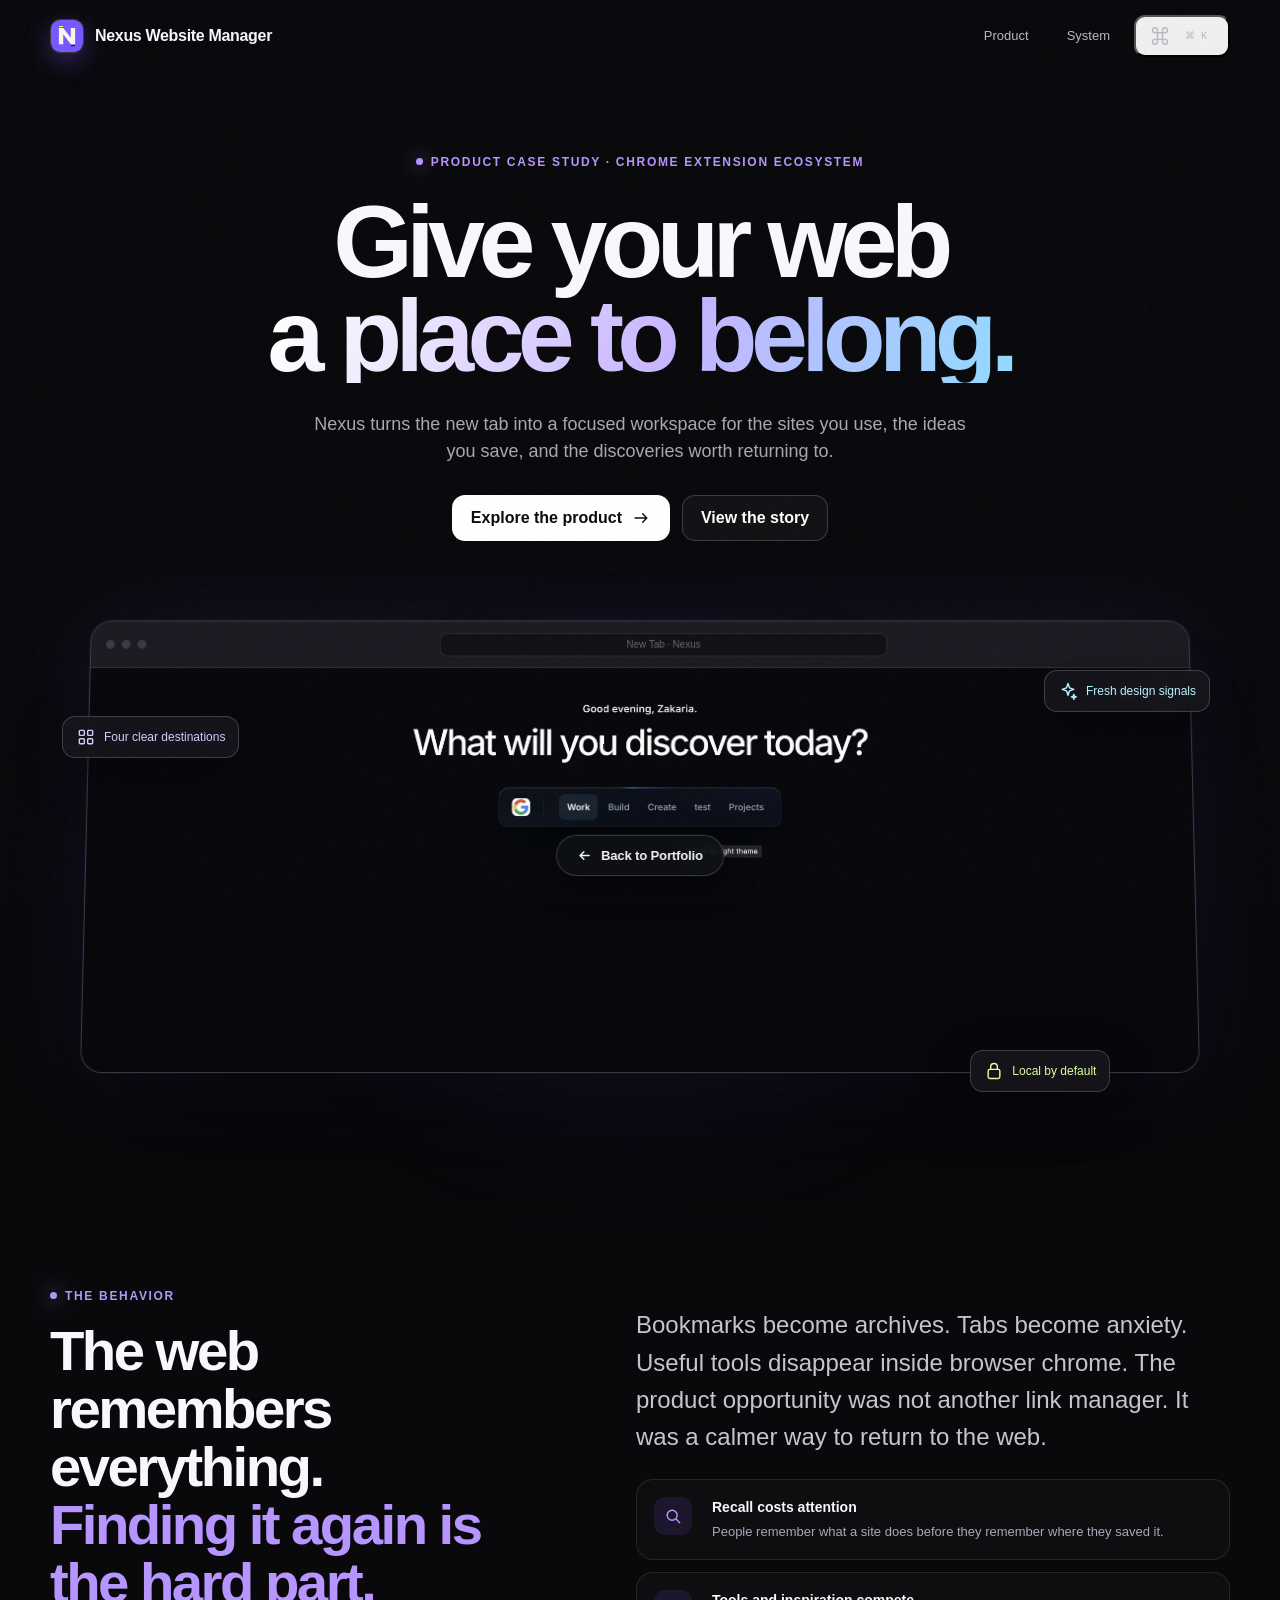
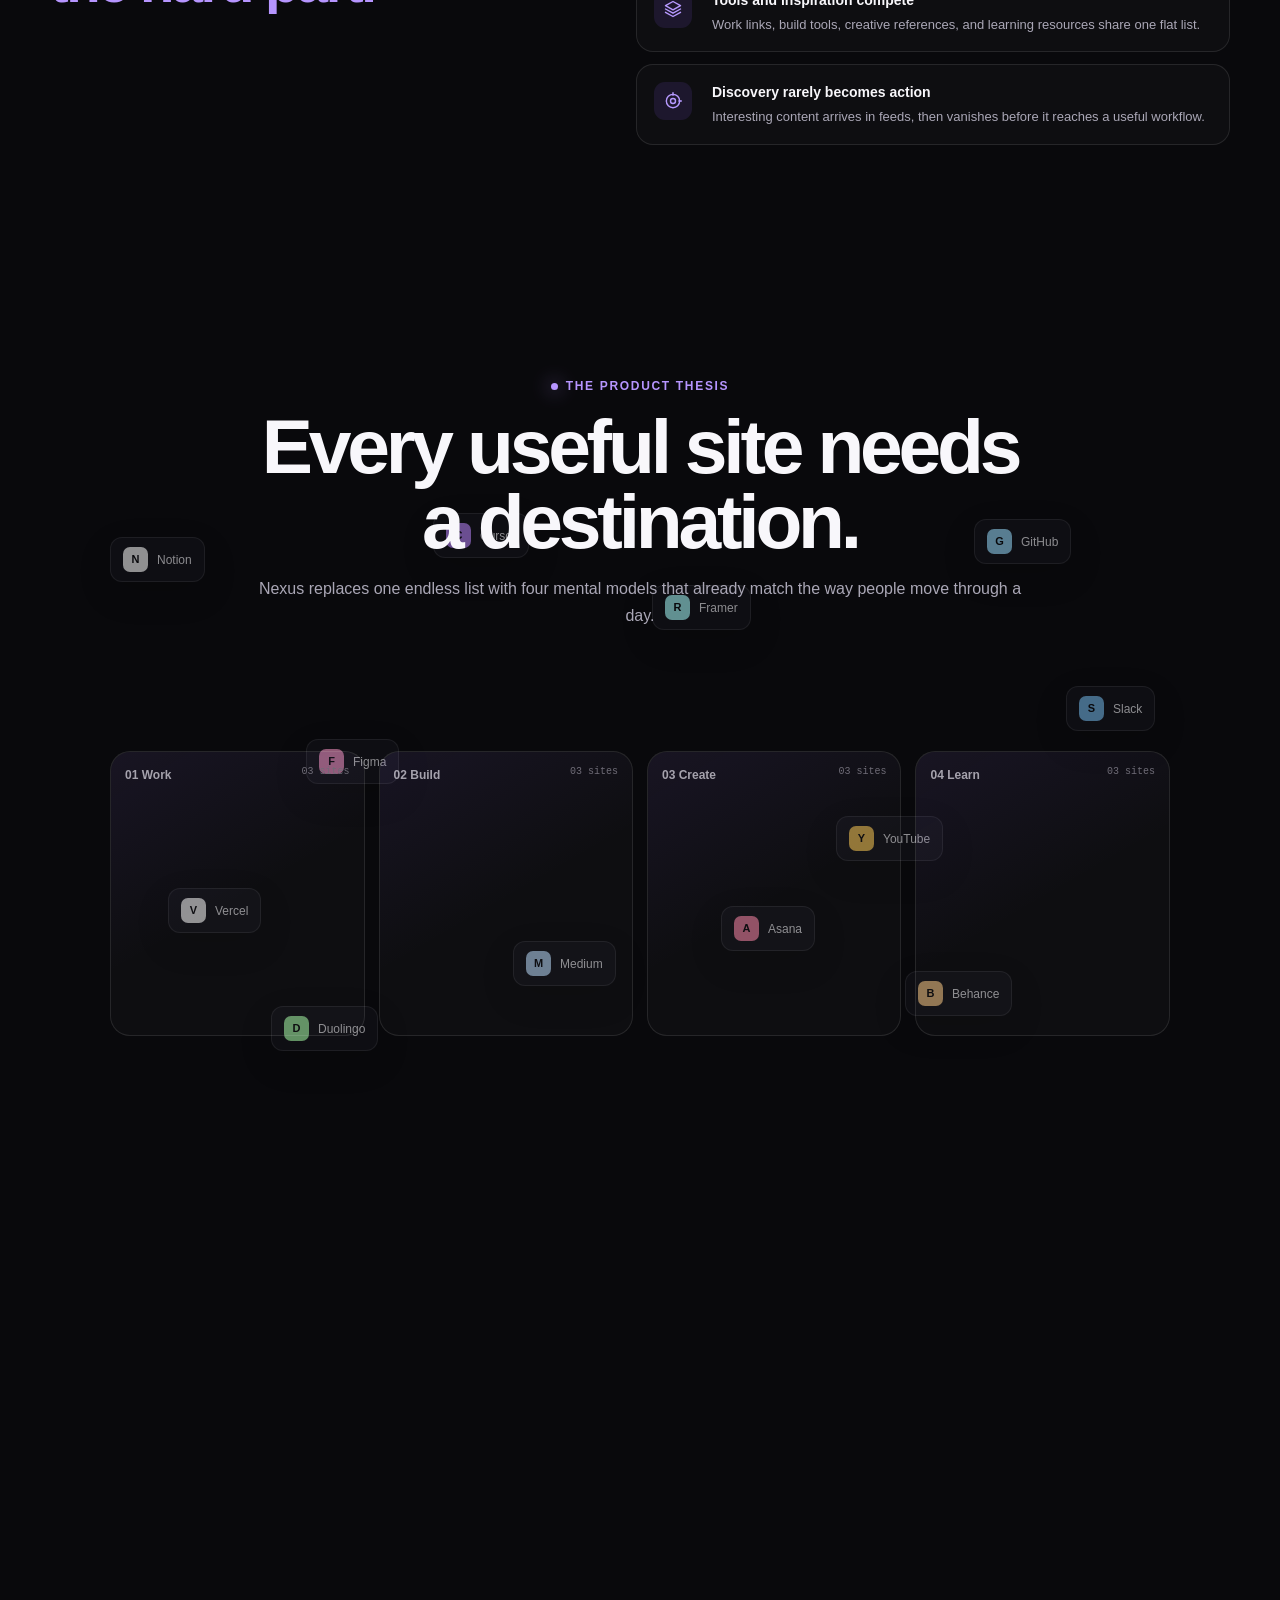
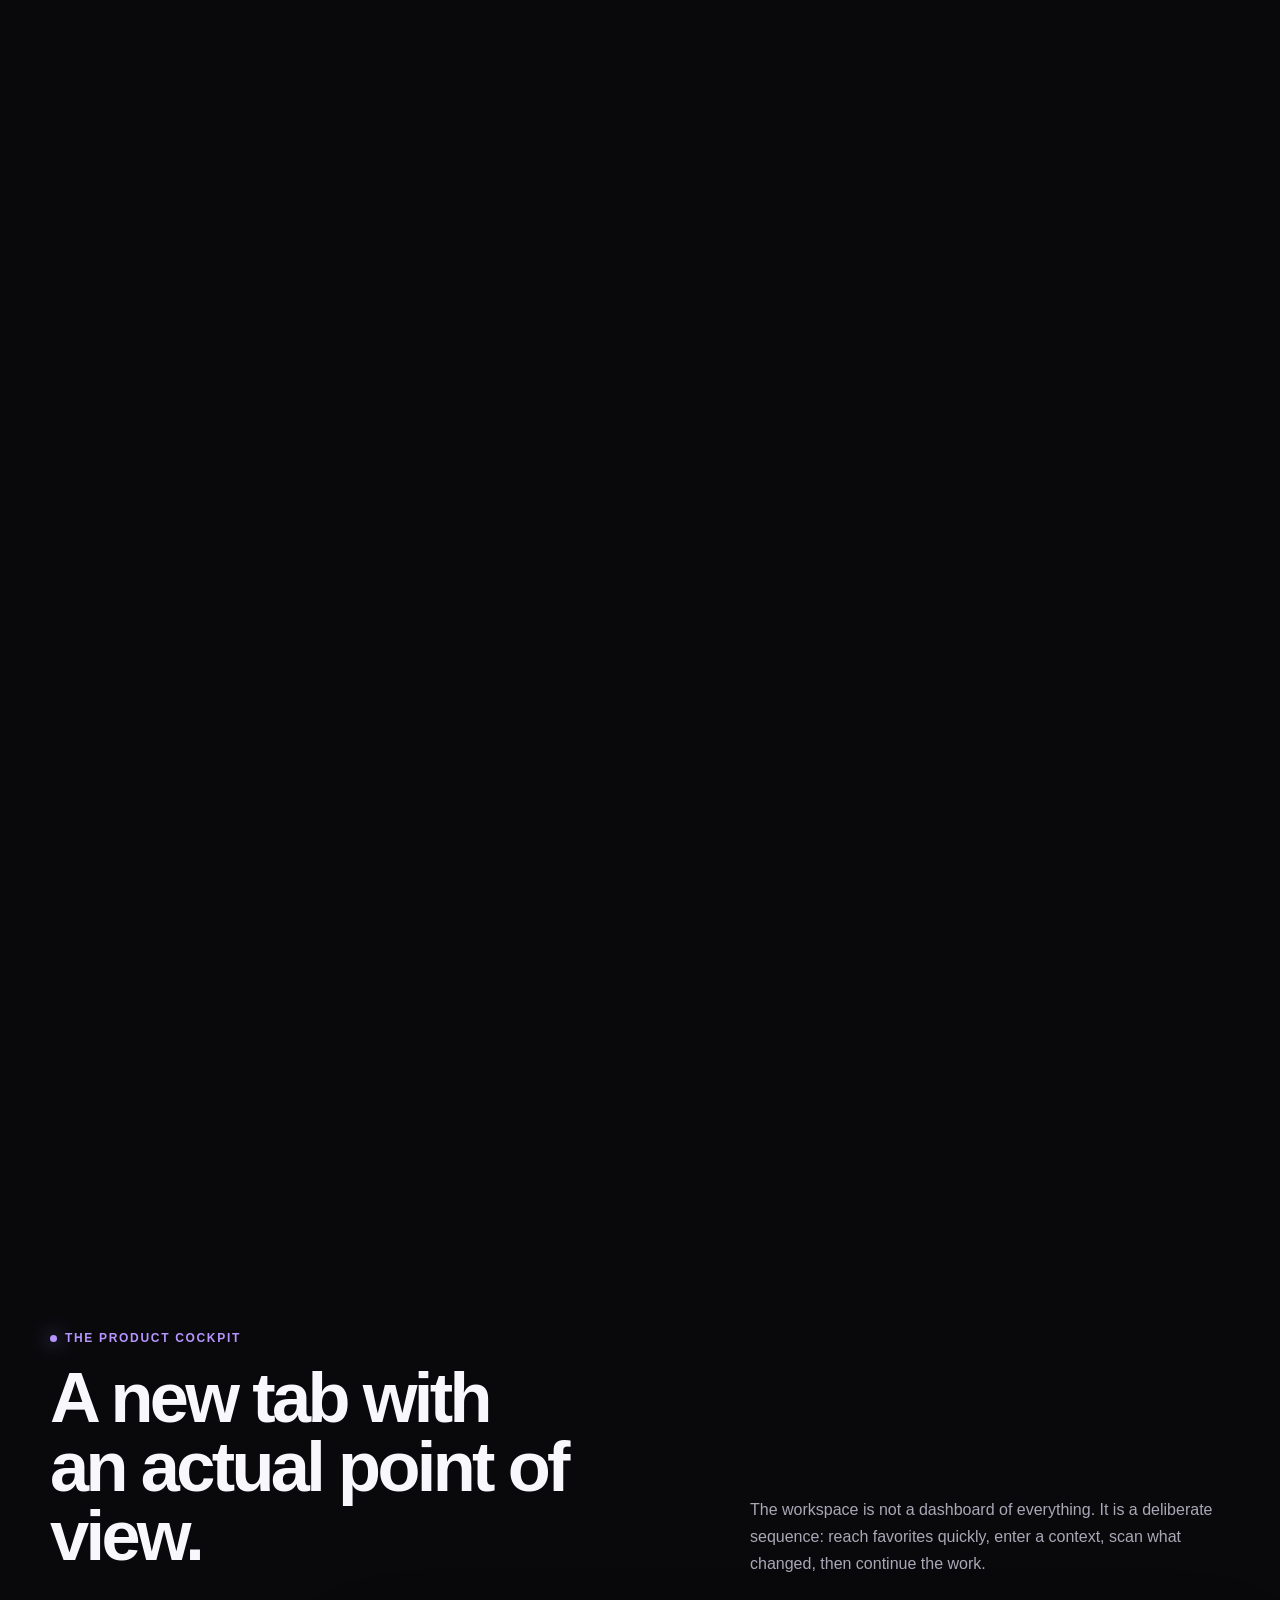
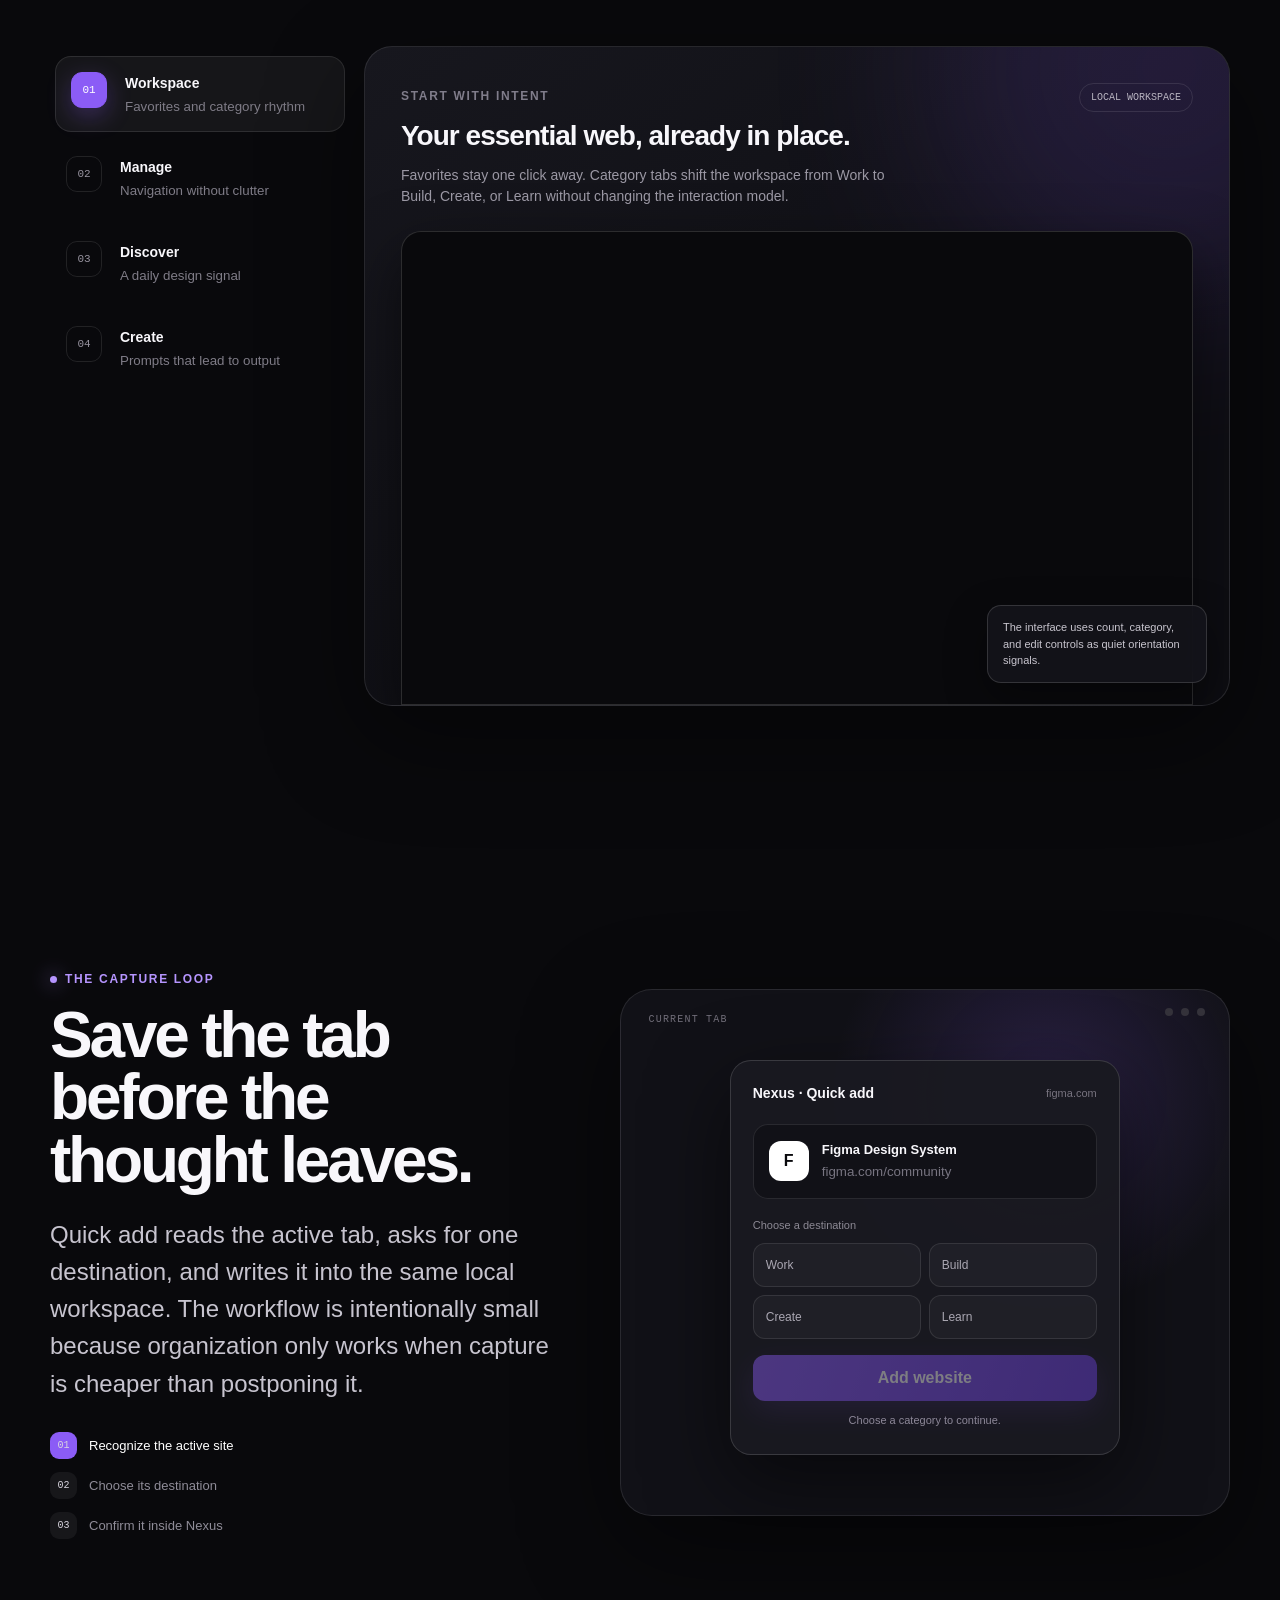
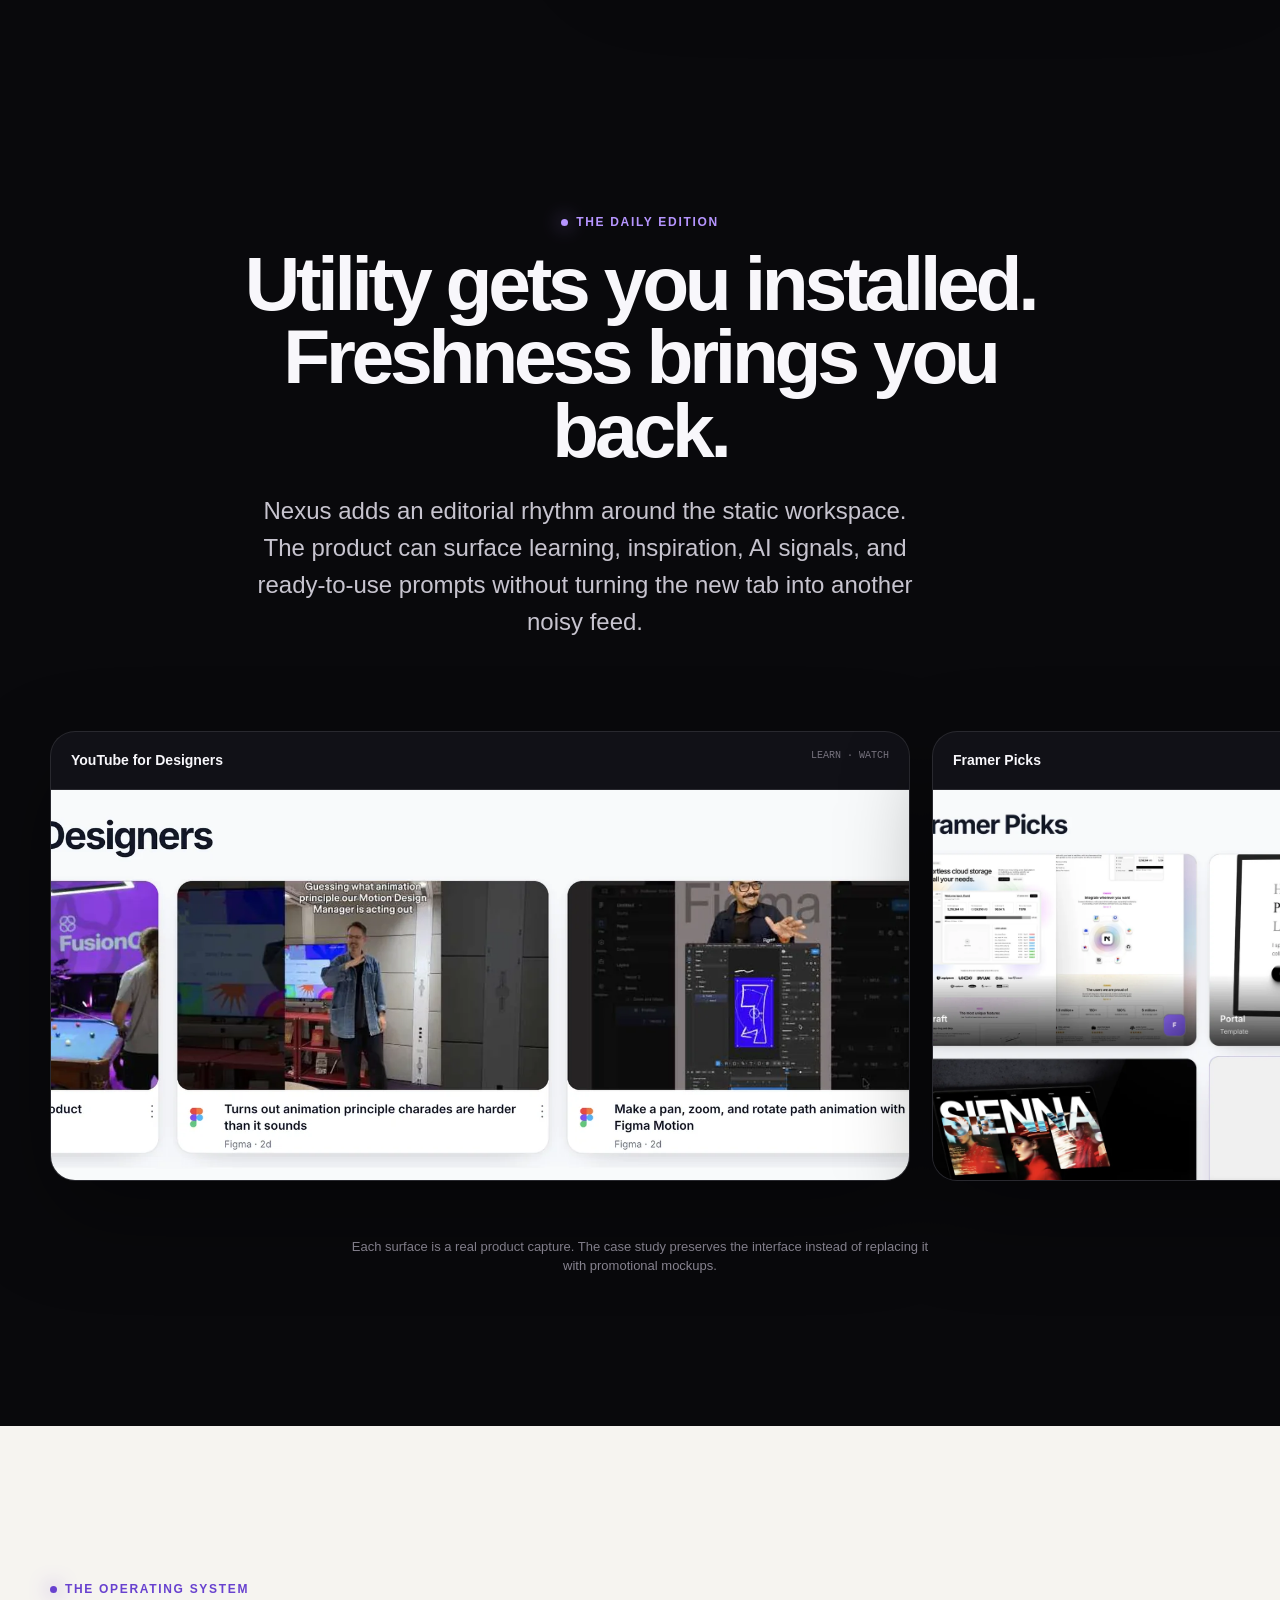
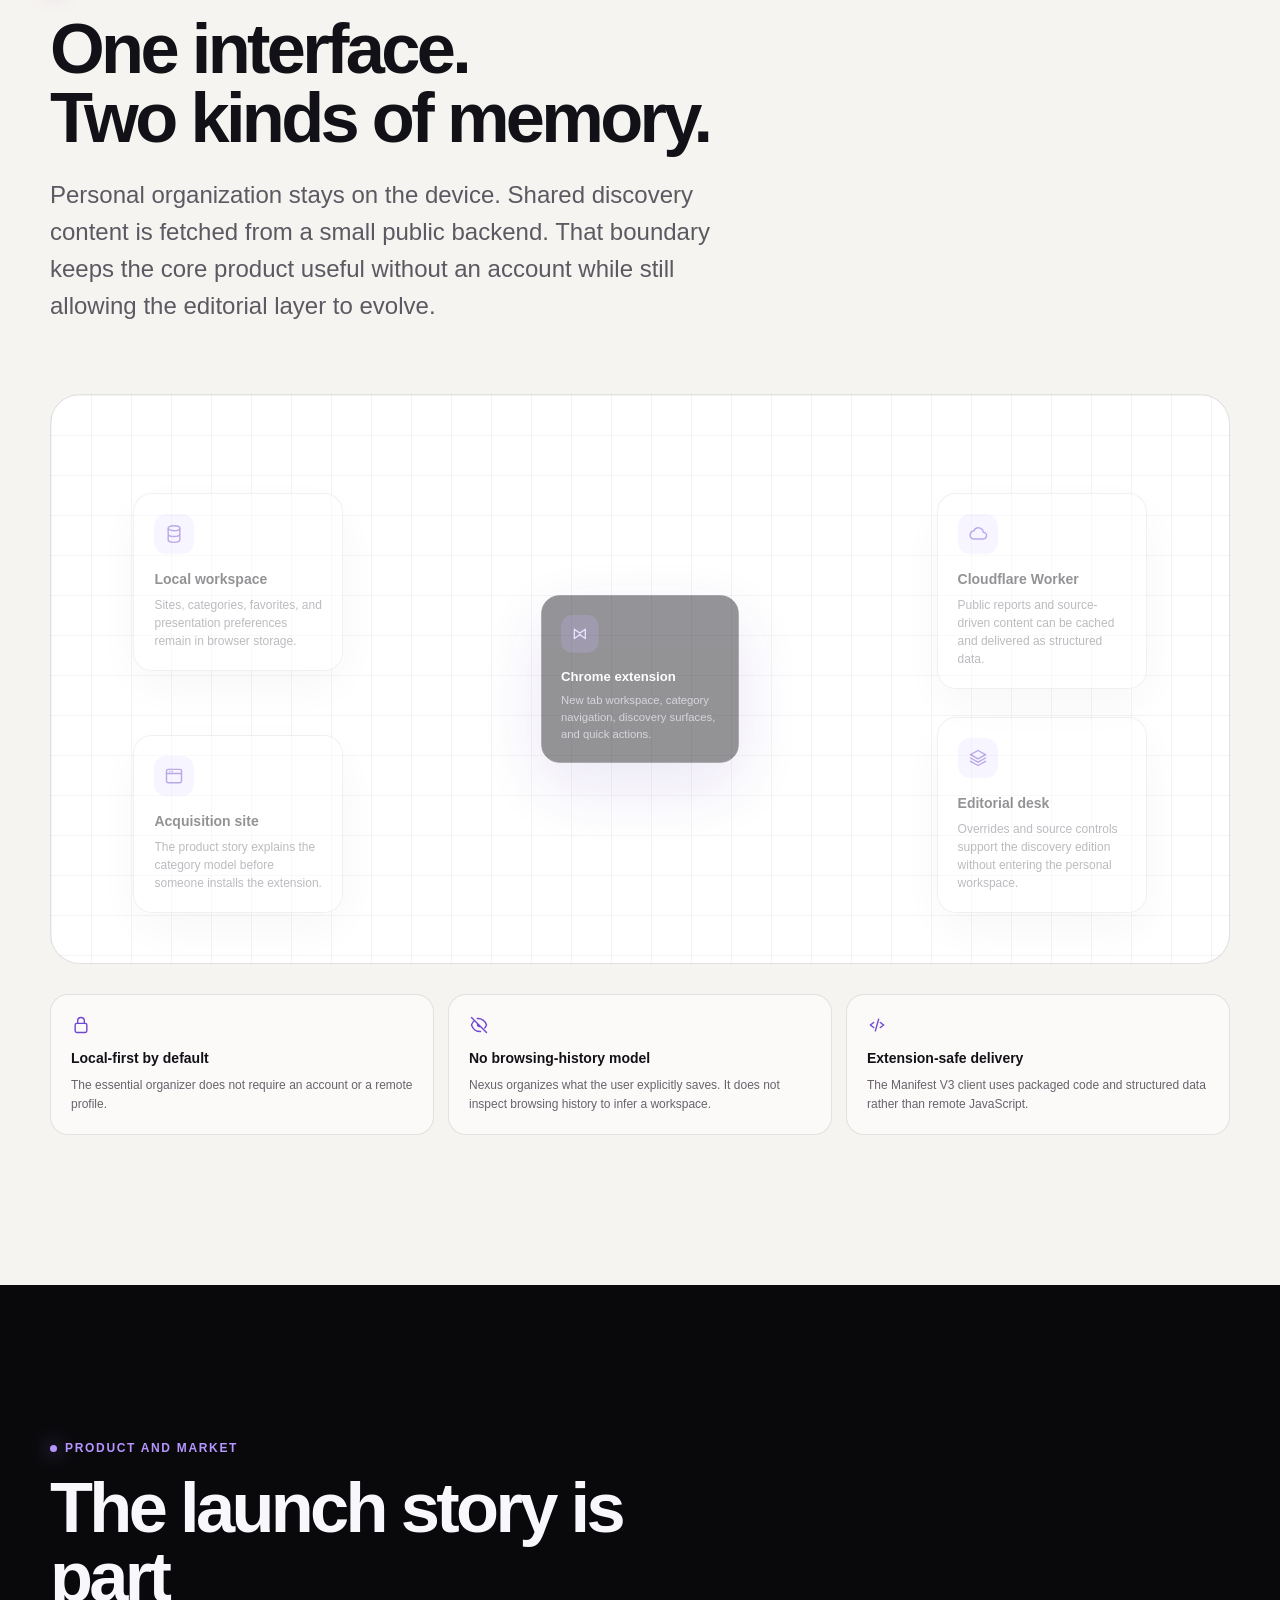
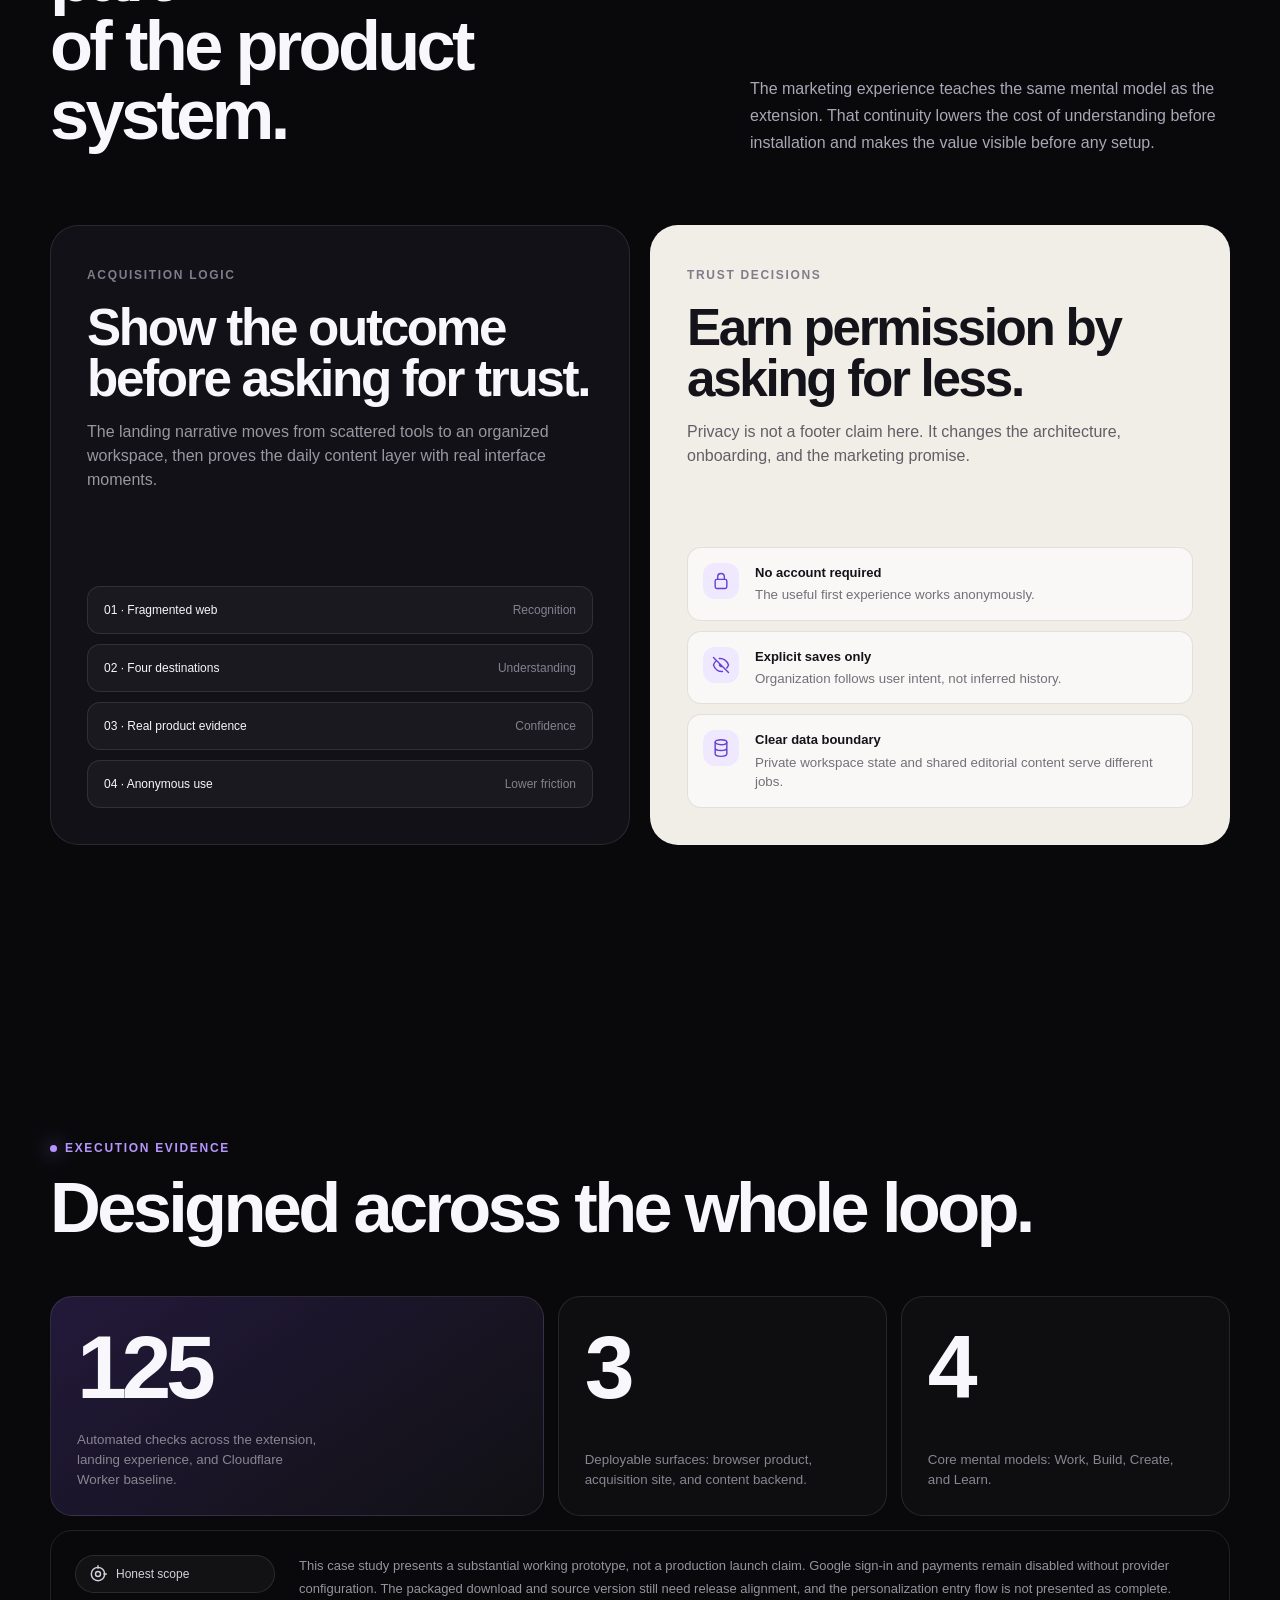
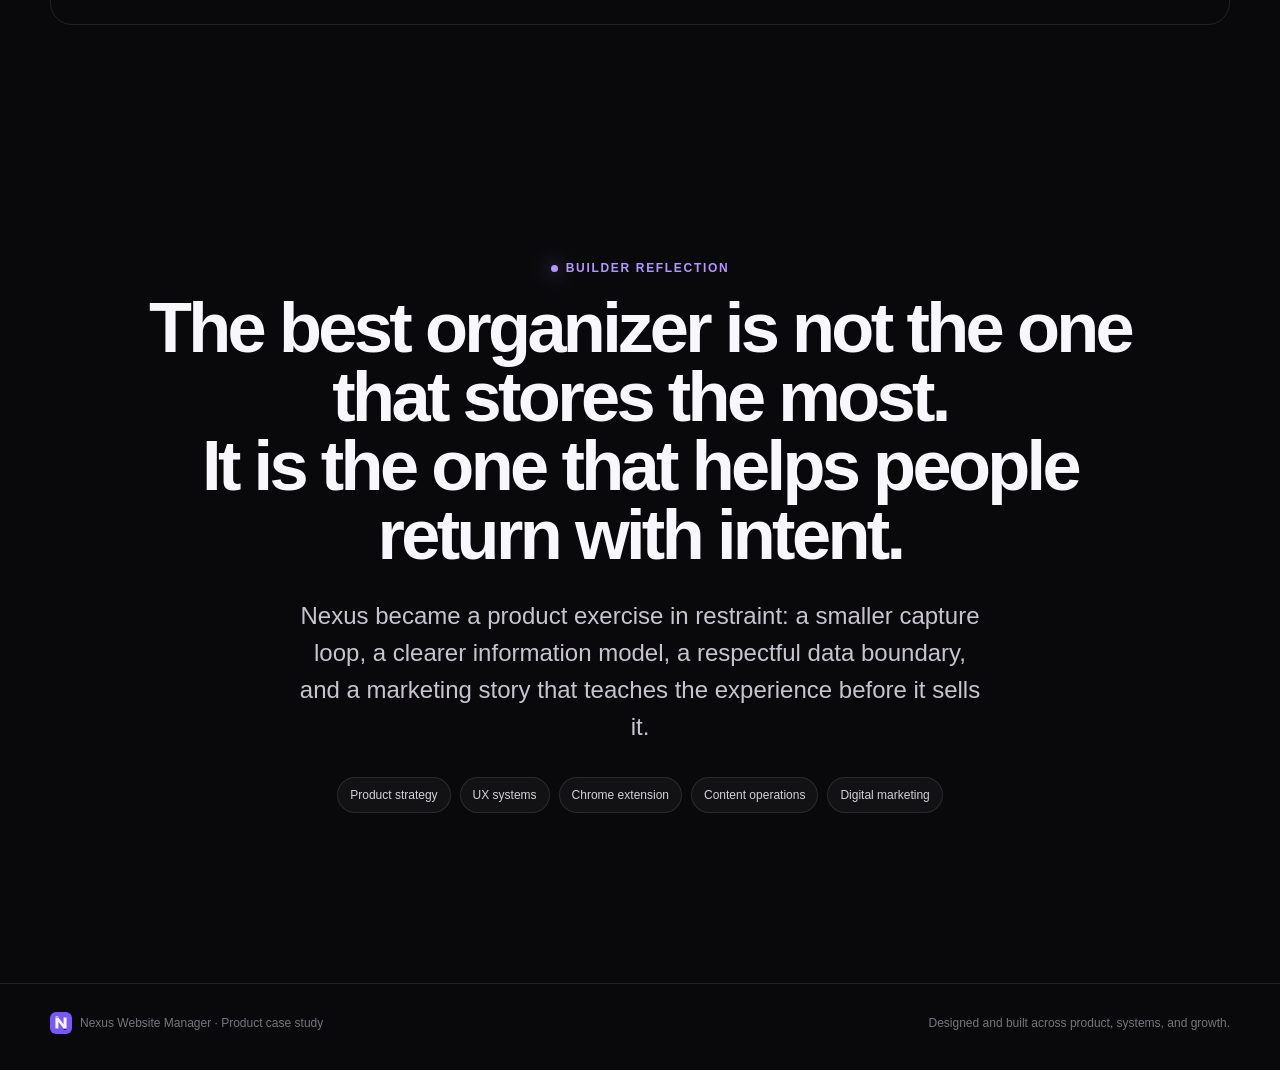
<file: projects/nexus/index.html>
<!doctype html>
<html lang="en">
<head>
  <meta charset="utf-8">
  <meta name="viewport" content="width=device-width, initial-scale=1">
  <meta name="theme-color" content="#09090c">
  <meta name="description" content="Nexus Website Manager product case study by a product builder and digital marketer.">
  <title>Nexus Website Manager | Product Case Study</title>
  <link rel="canonical" href="https://bettoumi.cv/projects/nexus/" />
  <script type="application/ld+json">
  {
    "@context": "https://schema.org",
    "@graph": [
      {
        "@type": "WebPage",
        "@id": "https://bettoumi.cv/projects/nexus/#webpage",
        "url": "https://bettoumi.cv/projects/nexus/",
        "name": "Nexus Website Manager | Product Case Study",
        "description": "Nexus Website Manager product case study by a product builder and digital marketer.",
        "isPartOf": {
          "@type": "WebSite",
          "@id": "https://bettoumi.cv/#website",
          "url": "https://bettoumi.cv/",
          "name": "Ismail Bettoumi"
        },
        "breadcrumb": {
          "@id": "https://bettoumi.cv/projects/nexus/#breadcrumb"
        },
        "mainEntity": {
          "@id": "https://bettoumi.cv/projects/nexus/#creativework"
        },
        "inLanguage": "en"
      },
      {
        "@type": "CreativeWork",
        "@id": "https://bettoumi.cv/projects/nexus/#creativework",
        "name": "Nexus Website Manager",
        "headline": "Nexus Website Manager | Product Case Study",
        "description": "Nexus Website Manager product case study by a product builder and digital marketer.",
        "url": "https://bettoumi.cv/projects/nexus/",
        "creator": {
          "@type": "Person",
          "@id": "https://bettoumi.cv/#person",
          "name": "Ismail Bettoumi",
          "url": "https://bettoumi.cv/"
        }
      },
      {
        "@type": "BreadcrumbList",
        "@id": "https://bettoumi.cv/projects/nexus/#breadcrumb",
        "itemListElement": [
          {
            "@type": "ListItem",
            "position": 1,
            "name": "Home",
            "item": "https://bettoumi.cv/"
          },
          {
            "@type": "ListItem",
            "position": 2,
            "name": "Projects",
            "item": "https://bettoumi.cv/#projects"
          },
          {
            "@type": "ListItem",
            "position": 3,
            "name": "Nexus Website Manager",
            "item": "https://bettoumi.cv/projects/nexus/"
          }
        ]
      }
    ]
  }
  </script>
  <link rel="icon" type="image/svg+xml" href="/assets/logos/nexus-new.svg" />
  <style>
    :root{--ink:#09090c;--ink-2:#101015;--panel:#15151c;--panel-2:#1b1b24;--line:rgba(255,255,255,.1);--line-2:rgba(255,255,255,.18);--paper:#f6f4f0;--text:#f8f7fb;--muted:#aaa7b6;--violet:#8b5cf6;--violet-2:#b695ff;--lime:#c8ff6b;--cyan:#75e6ff;--radius:24px;--shadow:0 32px 100px rgba(0,0,0,.45);--ease:cubic-bezier(.2,.8,.2,1)}
    *{box-sizing:border-box}html{scroll-behavior:smooth;background:var(--ink)}body{margin:0;color:var(--text);background:var(--ink);font-family:Inter,ui-sans-serif,-apple-system,BlinkMacSystemFont,"Segoe UI",sans-serif;line-height:1.5;overflow-x:hidden}button,a{font:inherit}button{color:inherit}a{color:inherit;text-decoration:none}img{display:block;max-width:100%}svg{display:block}.icon{width:20px;height:20px;fill:none;stroke:currentColor;stroke-width:1.7;stroke-linecap:round;stroke-linejoin:round}.sr-only{position:absolute;width:1px;height:1px;padding:0;margin:-1px;overflow:hidden;clip:rect(0,0,0,0);white-space:nowrap;border:0}.skip-link{position:fixed;top:12px;left:12px;z-index:1000;padding:11px 16px;border-radius:10px;background:#fff;color:#09090c;transform:translateY(-150%);transition:transform .2s}.skip-link:focus{transform:none}.wrap{width:min(1180px,calc(100% - 48px));margin-inline:auto}.eyebrow{display:inline-flex;align-items:center;gap:8px;color:var(--violet-2);font-size:12px;font-weight:700;letter-spacing:.14em;text-transform:uppercase}.eyebrow:before{content:"";width:7px;height:7px;border-radius:50%;background:currentColor;box-shadow:0 0 20px currentColor}.lede{font-size:clamp(18px,2vw,24px);line-height:1.55;color:#c7c4cf;max-width:690px}.kicker{font-size:12px;font-weight:700;letter-spacing:.14em;text-transform:uppercase;color:#807d8b}.display{font-size:clamp(50px,8vw,110px);line-height:.92;letter-spacing:-.065em;margin:0}.title{font-size:clamp(38px,5.5vw,78px);line-height:.98;letter-spacing:-.052em;margin:14px 0 24px}.copy{color:var(--muted);font-size:16px;line-height:1.7}.mono{font-family:ui-monospace,SFMono-Regular,Menlo,monospace}.pill{display:inline-flex;align-items:center;gap:8px;padding:8px 12px;border:1px solid var(--line);border-radius:999px;background:rgba(255,255,255,.04);font-size:12px;color:#d4d1da}.btn{display:inline-flex;align-items:center;justify-content:center;gap:9px;min-height:46px;padding:0 18px;border-radius:13px;border:1px solid var(--line-2);background:#fff;color:#0b0b0f;font-weight:700;cursor:pointer;transition:transform .25s var(--ease),box-shadow .25s,border-color .25s}.btn:hover{transform:translateY(-2px);box-shadow:0 14px 40px rgba(139,92,246,.2)}.btn.secondary{background:rgba(255,255,255,.04);color:#fff}.btn:focus-visible,.nav a:focus-visible,.chapter-tab:focus-visible,.category-choice:focus-visible,.quick-action:focus-visible{outline:2px solid var(--lime);outline-offset:3px}
    .ambient{position:fixed;inset:0;z-index:-2;pointer-events:none;background:radial-gradient(circle at 50% -10%,rgba(107,65,230,.18),transparent 34%),linear-gradient(rgba(255,255,255,.018) 1px,transparent 1px),linear-gradient(90deg,rgba(255,255,255,.018) 1px,transparent 1px);background-size:auto,64px 64px,64px 64px;mask-image:linear-gradient(to bottom,#000,transparent 88%)}.grain{position:fixed;inset:0;z-index:100;pointer-events:none;opacity:.035;background-image:url("data:image/svg+xml,%3Csvg viewBox='0 0 180 180' xmlns='http://www.w3.org/2000/svg'%3E%3Cfilter id='n'%3E%3CfeTurbulence type='fractalNoise' baseFrequency='.9' numOctaves='4' stitchTiles='stitch'/%3E%3C/filter%3E%3Crect width='100%25' height='100%25' filter='url(%23n)' opacity='.5'/%3E%3C/svg%3E")}
    .topbar{position:fixed;top:0;left:0;right:0;z-index:90;height:72px;border-bottom:1px solid transparent;transition:background .3s,border-color .3s,backdrop-filter .3s}.topbar.scrolled{background:rgba(9,9,12,.78);border-color:var(--line);backdrop-filter:blur(18px)}.nav{height:100%;display:flex;align-items:center;justify-content:space-between}.brand{display:flex;align-items:center;gap:11px;font-weight:750;letter-spacing:-.02em}.brand-badge-img{width:34px;height:34px;border-radius:10px;object-fit:cover;box-shadow:0 8px 24px rgba(126,87,255,.35);border:0.5px solid rgba(255,255,255,.2);}.brand-mark{display:grid;place-items:center;width:34px;height:34px;border-radius:10px;background:linear-gradient(145deg,#9a71ff,#4e2cb6);box-shadow:0 10px 28px rgba(126,87,255,.28)}.brand-mark .icon{width:19px}.nav-actions{display:flex;align-items:center;gap:10px}.nav-link{display:flex;align-items:center;gap:8px;min-height:42px;padding:0 14px;color:#bbb8c3;font-size:13px;border-radius:11px;transition:color .2s,background .2s}.nav-link:hover{color:#fff;background:rgba(255,255,255,.06)}.progress-track{position:absolute;bottom:-1px;left:0;width:100%;height:1px;background:transparent}.progress-bar{width:100%;height:100%;transform-origin:left;background:linear-gradient(90deg,var(--violet),var(--cyan));transform:scaleX(0)}
    .hero{min-height:110svh;padding:148px 0 80px;display:grid;align-items:start;position:relative}.hero-copy{text-align:center;position:relative;z-index:3}.hero .eyebrow{margin-bottom:24px}.hero h1{max-width:1020px;margin-inline:auto}.hero h1 span{display:block;color:transparent;background:linear-gradient(110deg,#fff 15%,#c7b4ff 54%,#7ceaff);-webkit-background-clip:text;background-clip:text}.hero-sub{max-width:680px;margin:28px auto 0;color:#aaa7b3;font-size:18px}.hero-actions{display:flex;justify-content:center;gap:12px;margin-top:30px}.hero-stage{position:relative;margin:74px auto 0;width:min(1120px,100%);perspective:1600px}.browser{position:relative;border:1px solid rgba(255,255,255,.16);border-radius:22px;overflow:hidden;background:#14141a;box-shadow:0 60px 160px rgba(0,0,0,.65),0 0 0 1px rgba(139,92,246,.08),0 0 100px rgba(106,71,200,.16);transform:rotateX(4deg);transform-origin:center bottom}.browser-bar{height:48px;display:flex;align-items:center;gap:7px;padding:0 15px;background:#1b1b22;border-bottom:1px solid var(--line)}.dot{width:9px;height:9px;border-radius:50%;background:#3b3942}.address{margin:auto;width:42%;height:24px;border:1px solid var(--line);border-radius:7px;background:#111116;display:flex;align-items:center;justify-content:center;color:#696773;font-size:10px}.browser img{width:100%;height:auto}.stage-glow{position:absolute;inset:20% 14% -5%;z-index:-1;background:radial-gradient(circle,var(--violet),transparent 65%);filter:blur(80px);opacity:.28}.float-chip{position:absolute;z-index:5;display:flex;align-items:center;gap:8px;padding:10px 13px;border:1px solid var(--line-2);border-radius:13px;background:rgba(22,22,29,.82);backdrop-filter:blur(14px);font-size:12px;box-shadow:0 18px 50px rgba(0,0,0,.35);animation:float 5s ease-in-out infinite}.float-chip.one{left:-18px;top:22%;color:#d9caff}.float-chip.two{right:-10px;top:12%;animation-delay:-1.7s;color:#b8f4ff}.float-chip.three{right:8%;bottom:-20px;animation-delay:-3s;color:#dcff9c}@keyframes float{50%{transform:translateY(-10px)}}
    .manifesto{padding:130px 0 120px}.manifesto-grid{display:grid;grid-template-columns:.9fr 1.1fr;gap:100px;align-items:start}.manifesto-quote{font-size:clamp(34px,4.4vw,66px);line-height:1.03;letter-spacing:-.045em;margin:16px 0}.manifesto-quote em{font-style:normal;color:var(--violet-2)}.problem-list{display:grid;gap:12px;margin-top:20px}.problem-item{display:grid;grid-template-columns:44px 1fr;gap:14px;padding:17px;border:1px solid var(--line);border-radius:17px;background:rgba(255,255,255,.025)}.problem-item .icon-box{display:grid;place-items:center;width:38px;height:38px;border-radius:11px;background:rgba(139,92,246,.12);color:#b79aff}.problem-item strong{display:block;font-size:14px}.problem-item p{margin:4px 0 0;color:var(--muted);font-size:13px}
    .organize-shell{height:280vh;position:relative}.organize-sticky{position:sticky;top:0;height:100svh;overflow:hidden;display:grid;align-items:center}.organize-head{position:absolute;top:12%;left:50%;transform:translateX(-50%);text-align:center;width:min(780px,90%);z-index:8}.organize-head h2{font-size:clamp(38px,6vw,82px);line-height:.98;letter-spacing:-.055em;margin:12px 0}.signal-field{position:absolute;inset:25% 5% 9%;max-width:1180px;margin:auto}.site-chip{position:absolute;left:calc(var(--sx)*1%);top:calc(var(--sy)*1%);display:flex;align-items:center;gap:9px;padding:9px 12px;border:1px solid rgba(255,255,255,.12);border-radius:12px;background:rgba(21,21,28,.9);box-shadow:0 12px 34px rgba(0,0,0,.28);font-size:12px;white-space:nowrap;will-change:transform,opacity}.site-chip i{display:grid;place-items:center;width:25px;height:25px;border-radius:7px;background:var(--chip);color:#09090c;font-style:normal;font-weight:800;font-size:11px}.lanes{position:absolute;inset:44% 4% 8%;display:grid;grid-template-columns:repeat(4,1fr);gap:14px;pointer-events:none}.lane{position:relative;border:1px solid rgba(255,255,255,.1);border-radius:20px;background:rgba(255,255,255,.025);overflow:hidden}.lane:before{content:"";position:absolute;inset:0;background:linear-gradient(150deg,rgba(139,92,246,.08),transparent 52%)}.lane-label{position:absolute;top:14px;left:14px;display:flex;align-items:center;gap:8px;font-size:12px;font-weight:700;color:#d6d3dd;opacity:.75}.lane-count{position:absolute;right:14px;top:14px;color:#6f6c77;font:10px ui-monospace,monospace}.organize-result{position:absolute;left:50%;bottom:3.5%;transform:translateX(-50%);opacity:0;text-align:center;font-size:13px;color:#b9b5c1}.organize-result strong{color:#fff}
    .section-head{display:flex;justify-content:space-between;align-items:end;gap:40px;margin-bottom:52px}.section-head .copy{max-width:480px}.product-section{padding:140px 0}.cockpit{display:grid;grid-template-columns:290px 1fr;gap:24px;align-items:stretch}.chapter-rail{display:flex;flex-direction:column;gap:8px;padding:10px 0}.chapter-tab{position:relative;display:grid;grid-template-columns:42px 1fr;gap:12px;text-align:left;padding:15px;border:1px solid transparent;border-radius:16px;background:transparent;cursor:pointer;transition:background .25s,border-color .25s,transform .25s}.chapter-tab:hover{background:rgba(255,255,255,.035)}.chapter-tab[aria-selected="true"]{background:rgba(255,255,255,.055);border-color:var(--line);transform:translateX(5px)}.chapter-index{display:grid;place-items:center;width:36px;height:36px;border:1px solid var(--line);border-radius:11px;color:#97939f;font:11px ui-monospace,monospace}.chapter-tab[aria-selected="true"] .chapter-index{background:var(--violet);border-color:var(--violet);color:#fff;box-shadow:0 8px 24px rgba(139,92,246,.3)}.chapter-tab strong{display:block;font-size:14px;margin:1px 0 4px}.chapter-tab small{display:block;color:#7f7c87;line-height:1.4}.product-stage{position:relative;min-height:660px;border:1px solid var(--line);border-radius:28px;background:linear-gradient(145deg,#17171e,#0e0e13 70%);overflow:hidden;box-shadow:var(--shadow)}.product-stage:before{content:"";position:absolute;width:480px;height:480px;right:-180px;top:-220px;border-radius:50%;background:var(--violet);opacity:.15;filter:blur(90px)}.chapter-panel{position:absolute;inset:0;padding:36px;opacity:0;visibility:hidden;transform:translateY(16px) scale(.985);transition:opacity .55s var(--ease),transform .55s var(--ease),visibility .55s}.chapter-panel[aria-hidden="false"]{opacity:1;visibility:visible;transform:none}.panel-top{display:flex;justify-content:space-between;gap:20px;align-items:start;position:relative;z-index:2}.panel-copy{max-width:500px}.panel-copy h3{margin:8px 0 8px;font-size:28px;letter-spacing:-.035em}.panel-copy p{margin:0;color:#9b98a4;font-size:14px}.panel-badge{padding:8px 11px;border:1px solid var(--line);border-radius:999px;font:10px ui-monospace,monospace;color:#b8b4c0}.screen-frame{position:absolute;left:36px;right:36px;bottom:0;height:72%;border:1px solid rgba(255,255,255,.14);border-radius:20px 20px 0 0;background:#09090c;overflow:hidden;box-shadow:0 24px 60px rgba(0,0,0,.5)}.screen-frame img{width:100%;height:100%;object-fit:cover;object-position:top}.chapter-panel.manage .screen-frame{left:22%;right:22%;height:74%}.chapter-panel.manage .screen-frame img{object-fit:cover}.chapter-panel.prompts .screen-frame{height:70%}.focus-callout{position:absolute;right:22px;bottom:22px;z-index:4;max-width:220px;padding:13px 15px;border:1px solid rgba(255,255,255,.14);border-radius:14px;background:rgba(20,20,27,.86);backdrop-filter:blur(14px);font-size:11px;color:#c8c5ce;box-shadow:0 16px 40px rgba(0,0,0,.35)}
    .capture{padding:120px 0}.capture-shell{display:grid;grid-template-columns:.9fr 1.1fr;gap:70px;align-items:center}.capture-copy h2{font-size:clamp(42px,5vw,72px);line-height:.98;letter-spacing:-.05em;margin:14px 0 24px}.capture-steps{display:grid;gap:13px;margin-top:30px}.capture-step{display:flex;gap:12px;align-items:center;color:#8f8c98;font-size:13px}.capture-step b{display:grid;place-items:center;width:27px;height:27px;border-radius:9px;background:rgba(255,255,255,.06);color:#d8d5df;font:10px ui-monospace,monospace}.capture-step.active{color:#fff}.capture-step.active b{background:var(--violet)}.quick-wrap{position:relative;padding:70px 8% 60px;border:1px solid var(--line);border-radius:32px;background:radial-gradient(circle at 70% 20%,rgba(139,92,246,.2),transparent 36%),#111117;box-shadow:var(--shadow)}.quick-wrap:before{content:"Current tab";position:absolute;top:24px;left:28px;color:#716e79;font:10px ui-monospace,monospace;text-transform:uppercase;letter-spacing:.12em}.tab-ghost{position:absolute;top:18px;right:24px;display:flex;gap:8px}.tab-ghost span{width:8px;height:8px;border-radius:50%;background:#34323a}.quick-card{width:min(390px,100%);margin:auto;padding:22px;border:1px solid rgba(255,255,255,.14);border-radius:21px;background:rgba(25,25,33,.96);box-shadow:0 28px 80px rgba(0,0,0,.5)}.quick-brand{display:flex;align-items:center;justify-content:space-between;margin-bottom:20px}.quick-brand strong{font-size:14px}.quick-brand span{color:#77737f;font-size:11px}.site-preview{display:flex;gap:13px;align-items:center;padding:15px;border:1px solid var(--line);border-radius:15px;background:#111117}.site-favicon{display:grid;place-items:center;width:40px;height:40px;border-radius:12px;background:#fff;color:#09090c;font-weight:900}.site-preview strong{display:block;font-size:13px}.site-preview small{color:#777480}.quick-label{display:block;margin:18px 0 9px;color:#8c8994;font-size:11px}.category-grid{display:grid;grid-template-columns:1fr 1fr;gap:8px}.category-choice{min-height:44px;border:1px solid var(--line);border-radius:12px;background:rgba(255,255,255,.03);cursor:pointer;text-align:left;padding:0 12px;color:#aaa7b2;font-size:12px;transition:.2s}.category-choice:hover{border-color:rgba(139,92,246,.55)}.category-choice.active{background:rgba(139,92,246,.18);border-color:var(--violet);color:#fff}.quick-action{width:100%;height:46px;margin-top:16px;border:0;border-radius:12px;background:linear-gradient(110deg,#8b5cf6,#6d42de);font-weight:750;cursor:pointer;box-shadow:0 10px 30px rgba(139,92,246,.22);transition:transform .2s,filter .2s}.quick-action:hover{transform:translateY(-1px);filter:brightness(1.08)}.quick-action:disabled{opacity:.45;cursor:not-allowed;transform:none}.quick-status{min-height:20px;margin:11px 0 0;text-align:center;color:#8d8996;font-size:11px}.quick-success{position:absolute;inset:0;display:grid;place-items:center;background:rgba(13,13,18,.92);backdrop-filter:blur(14px);opacity:0;visibility:hidden;transition:.4s;border-radius:32px}.quick-success.show{opacity:1;visibility:visible}.success-orb{display:grid;place-items:center;width:76px;height:76px;border-radius:50%;background:var(--lime);color:#101015;box-shadow:0 0 70px rgba(200,255,107,.28);margin:auto}.success-orb .icon{width:30px;height:30px;stroke-width:2.5}.success-content{text-align:center}.success-content h3{margin:18px 0 5px;font-size:24px}.success-content p{margin:0;color:#aaa6b2;font-size:13px}
    .discovery{padding:150px 0;overflow:hidden}.discovery-intro{text-align:center;max-width:800px;margin:0 auto 70px}.discovery-intro h2{font-size:clamp(44px,6vw,84px);line-height:.96;letter-spacing:-.055em;margin:14px 0 22px}.discovery-rail{display:flex;gap:22px;width:max-content;padding:20px max(24px,calc((100vw - 1180px)/2));will-change:transform}.discovery-card{width:min(78vw,860px);flex:0 0 auto;border:1px solid var(--line);border-radius:25px;background:#111117;overflow:hidden;box-shadow:0 35px 90px rgba(0,0,0,.35)}.discovery-card-head{display:flex;justify-content:space-between;gap:20px;padding:18px 20px;border-bottom:1px solid var(--line)}.discovery-card-head strong{font-size:14px}.discovery-card-head span{color:#77737e;font:10px ui-monospace,monospace}.discovery-crop{height:390px;overflow:hidden}.discovery-crop img{width:100%;height:100%;object-fit:cover;object-position:top}.discovery-note{width:min(580px,calc(100% - 48px));margin:36px auto 0;text-align:center;color:#8d8996;font-size:13px}
    .system{padding:150px 0;background:var(--paper);color:#111117}.system .eyebrow{color:#6841cf}.system .title{max-width:850px}.system .copy,.system .lede{color:#5d5962}.system-board{position:relative;margin-top:70px;min-height:570px;border:1px solid rgba(12,12,16,.12);border-radius:30px;background:linear-gradient(rgba(10,10,14,.045) 1px,transparent 1px),linear-gradient(90deg,rgba(10,10,14,.045) 1px,transparent 1px),#fff;background-size:40px 40px;overflow:hidden}.system-line{position:absolute;height:2px;background:linear-gradient(90deg,#8b5cf6,#48c7e7);transform-origin:left;opacity:.2}.system-line.one{width:30%;left:25%;top:37%;transform:rotate(-8deg) scaleX(var(--flow,0))}.system-line.two{width:32%;left:48%;top:37%;transform:rotate(11deg) scaleX(var(--flow,0))}.system-line.three{width:29%;left:27%;top:65%;transform:rotate(8deg) scaleX(var(--flow,0))}.system-line.four{width:30%;left:50%;top:63%;transform:rotate(-10deg) scaleX(var(--flow,0))}.system-node{position:absolute;width:210px;padding:20px;border:1px solid rgba(10,10,14,.13);border-radius:19px;background:rgba(255,255,255,.94);box-shadow:0 16px 50px rgba(16,13,30,.08);transition:box-shadow .3s,transform .3s}.system-node.hero-node{left:50%;top:50%;transform:translate(-50%,-50%);background:#121119;color:#fff;border-color:#121119;box-shadow:0 25px 70px rgba(76,45,160,.25)}.system-node.local{left:7%;top:14%}.system-node.worker{right:7%;top:14%}.system-node.landing{left:7%;bottom:12%}.system-node.editorial{right:7%;bottom:12%}.node-icon{display:grid;place-items:center;width:40px;height:40px;border-radius:12px;background:#eee9ff;color:#6841cf;margin-bottom:15px}.hero-node .node-icon{background:rgba(139,92,246,.22);color:#cdbaff}.system-node strong{display:block;font-size:14px}.system-node p{margin:6px 0 0;font-size:12px;line-height:1.5;color:#6d6872}.hero-node p{color:#aaa5b2}.architecture-rule{margin-top:30px;display:grid;grid-template-columns:repeat(3,1fr);gap:14px}.rule{padding:20px;border:1px solid rgba(12,12,16,.1);border-radius:18px;background:rgba(255,255,255,.55)}.rule .icon{color:#7047d3}.rule strong{display:block;margin:13px 0 7px;font-size:14px}.rule p{margin:0;color:#68636d;font-size:12px;line-height:1.55}
    .growth{padding:150px 0}.split-story{display:grid;grid-template-columns:1fr 1fr;gap:20px}.story-panel{position:relative;min-height:620px;padding:36px;border:1px solid var(--line);border-radius:28px;overflow:hidden;background:#111117}.story-panel.light{background:#f1eee8;color:#14131a}.story-panel h3{font-size:clamp(34px,4vw,56px);line-height:1;letter-spacing:-.045em;margin:16px 0}.story-panel p{max-width:480px;color:#9a97a3}.story-panel.light p{color:#625e66}.funnel{position:absolute;left:36px;right:36px;bottom:36px;display:grid;gap:10px}.funnel-step{display:flex;align-items:center;justify-content:space-between;padding:14px 16px;border:1px solid var(--line);border-radius:13px;background:rgba(255,255,255,.035);font-size:12px}.funnel-step span:last-child{color:#85818e}.trust-stack{position:absolute;left:36px;right:36px;bottom:36px;display:grid;gap:10px}.trust-card{display:grid;grid-template-columns:40px 1fr;gap:12px;padding:15px;border:1px solid rgba(15,14,20,.1);border-radius:14px;background:rgba(255,255,255,.6)}.trust-card .node-icon{width:36px;height:36px;margin:0}.trust-card strong{display:block;font-size:13px}.trust-card small{display:block;margin-top:3px;color:#747079;line-height:1.45}
    .evidence{padding:140px 0 90px}.evidence-grid{display:grid;grid-template-columns:1.2fr .8fr .8fr;gap:14px;margin-top:55px}.evidence-card{min-height:220px;padding:26px;border:1px solid var(--line);border-radius:22px;background:rgba(255,255,255,.025);display:flex;flex-direction:column;justify-content:space-between}.evidence-card.primary{background:linear-gradient(145deg,rgba(139,92,246,.2),rgba(255,255,255,.03))}.metric{font-size:clamp(52px,7vw,92px);line-height:1;letter-spacing:-.06em;font-weight:760}.evidence-card small{display:block;color:#898591;max-width:250px}.limitations{margin-top:14px;padding:24px;border:1px solid var(--line);border-radius:22px;display:grid;grid-template-columns:200px 1fr;gap:24px;align-items:start}.limitations p{margin:0;color:#96929e;font-size:13px;line-height:1.7}.reflection{padding:140px 0 170px;text-align:center}.reflection .title{max-width:990px;margin-inline:auto}.reflection .lede{margin:28px auto}.reflection-tags{display:flex;flex-wrap:wrap;justify-content:center;gap:9px;margin-top:32px}.footer{border-top:1px solid var(--line);padding:28px 0 36px;color:#77737e;font-size:12px}.footer-row{display:flex;justify-content:space-between;gap:20px;align-items:center}
    .command-trigger{min-width:42px}.command-key{font:10px ui-monospace,monospace;padding:3px 6px;border:1px solid var(--line-2);border-radius:6px}.command-dialog{width:min(590px,calc(100% - 32px));padding:0;border:1px solid var(--line-2);border-radius:20px;background:#17171e;color:#fff;box-shadow:0 40px 140px rgba(0,0,0,.72)}.command-dialog::backdrop{background:rgba(4,4,7,.72);backdrop-filter:blur(8px)}.command-head{display:flex;align-items:center;gap:10px;padding:16px;border-bottom:1px solid var(--line)}.command-head input{flex:1;border:0;outline:0;background:transparent;color:#fff;font-size:15px}.command-close{display:grid;place-items:center;width:34px;height:34px;border:1px solid var(--line);border-radius:9px;background:transparent;cursor:pointer}.command-list{padding:8px;display:grid;gap:4px}.command-list a{display:flex;align-items:center;gap:12px;padding:12px;border-radius:11px;color:#c2bec8;font-size:13px}.command-list a:hover,.command-list a:focus{background:rgba(139,92,246,.15);color:#fff;outline:0}.command-list .icon{color:#9570ef}.command-foot{display:flex;justify-content:space-between;padding:12px 16px;border-top:1px solid var(--line);color:#74717c;font-size:10px}
    .reveal{opacity:1;transform:none}.js .reveal{opacity:0;transform:translateY(28px);transition:opacity .8s var(--ease),transform .8s var(--ease)}.js .reveal.visible{opacity:1;transform:none}
    @media(max-width:980px){.wrap{width:min(100% - 32px,760px)}.nav-link span,.command-key{display:none}.manifesto-grid,.capture-shell,.split-story{grid-template-columns:1fr;gap:45px}.organize-shell{height:auto;padding:100px 0}.organize-sticky{position:relative;height:auto;display:block;overflow:visible}.organize-head{position:relative;top:auto;left:auto;transform:none;margin:auto}.signal-field{display:none}.lanes{position:relative;inset:auto;grid-template-columns:1fr 1fr;margin-top:45px}.lane{min-height:170px}.lane:after{content:attr(data-sites);position:absolute;left:15px;right:15px;bottom:16px;color:#8e8a96;font-size:11px;line-height:1.6}.organize-result{position:relative;left:auto;bottom:auto;transform:none;opacity:1;margin-top:25px}.cockpit{grid-template-columns:1fr}.chapter-rail{display:grid;grid-template-columns:repeat(4,1fr);overflow-x:auto}.chapter-tab{grid-template-columns:1fr;min-width:145px}.chapter-tab[aria-selected=true]{transform:none}.product-stage{min-height:570px}.section-head{align-items:start;flex-direction:column}.discovery-crop{height:300px}.system-board{min-height:720px}.system-node.hero-node{top:50%}.system-node.local,.system-node.landing{left:5%}.system-node.worker,.system-node.editorial{right:5%}.architecture-rule{grid-template-columns:1fr}.evidence-grid{grid-template-columns:1fr 1fr}.evidence-card.primary{grid-column:1/-1}.limitations{grid-template-columns:1fr}.float-chip{display:none}}
    @media(max-width:640px){.wrap{width:calc(100% - 24px)}.topbar{height:62px}.brand-text{display:none}.nav-actions{gap:4px}.nav-link{padding:0 11px}.hero{padding-top:118px;min-height:auto}.display{font-size:50px}.hero-sub{font-size:16px}.hero-actions{flex-direction:column;align-items:stretch}.hero-stage{margin-top:45px}.browser{border-radius:14px;transform:none}.browser-bar{height:34px}.address{height:18px;width:55%}.hero-stage .browser img{min-height:240px;object-fit:cover;object-position:left top}.manifesto{padding:95px 0}.manifesto-quote{font-size:38px}.lanes{grid-template-columns:1fr}.lane{min-height:145px}.product-section,.capture,.discovery,.system,.growth,.evidence,.reflection{padding:95px 0}.title{font-size:42px}.product-stage{min-height:640px;border-radius:20px}.chapter-panel{padding:20px}.panel-top{display:block}.panel-badge{display:none}.panel-copy h3{font-size:23px}.screen-frame{left:16px;right:16px;height:54%}.chapter-panel.manage .screen-frame{left:12%;right:12%;height:54%}.focus-callout{display:none}.quick-wrap{padding:62px 12px 35px;border-radius:22px}.quick-card{padding:16px}.discovery-card{width:88vw}.discovery-crop{height:230px}.system-board{min-height:auto;padding:18px;display:grid;gap:12px}.system-line{display:none}.system-node,.system-node.hero-node,.system-node.local,.system-node.worker,.system-node.landing,.system-node.editorial{position:relative;inset:auto;left:auto;right:auto;top:auto;bottom:auto;width:100%;transform:none}.system-node.hero-node{order:-1}.story-panel{min-height:650px;padding:24px}.funnel,.trust-stack{left:24px;right:24px;bottom:24px}.evidence-grid{grid-template-columns:1fr}.evidence-card.primary{grid-column:auto}.footer-row{align-items:flex-start;flex-direction:column}.command-dialog{border-radius:16px}.chapter-rail{margin-right:-12px;padding-right:12px}}
    @media(prefers-reduced-motion:reduce){html{scroll-behavior:auto}*,*:before,*:after{animation-duration:.01ms!important;animation-iteration-count:1!important;transition-duration:.01ms!important}.js .reveal{opacity:1;transform:none}.organize-shell{height:auto;padding:110px 0}.organize-sticky{position:relative;height:auto;overflow:visible}.signal-field{display:none}.organize-result{opacity:1}.product-stage{min-height:auto}.chapter-panel{position:relative;opacity:1;visibility:visible;transform:none;margin-bottom:20px;min-height:560px;border-bottom:1px solid var(--line)}.chapter-rail{display:none}.discovery-rail{width:auto;display:grid;transform:none!important;padding-inline:24px}.discovery-card{width:100%}.system-board{--flow:1}}
    .back-to-portfolio-btn{position:fixed;bottom:24px;left:50%;transform:translateX(-50%);z-index:9999;display:inline-flex;align-items:center;gap:9px;padding:10px 20px;border-radius:9999px;background:rgba(15,17,23,.85);backdrop-filter:blur(16px);-webkit-backdrop-filter:blur(16px);border:1px solid rgba(255,255,255,.16);color:#f5f5f7;font-family:Inter,ui-sans-serif,-apple-system,BlinkMacSystemFont,"Segoe UI",sans-serif;font-size:13px;font-weight:600;text-decoration:none;letter-spacing:-.01em;box-shadow:0 10px 30px rgba(0,0,0,.5),0 0 0 1px rgba(255,255,255,.05);transition:transform .25s cubic-bezier(.16,1,.3,1),background-color .25s,border-color .25s,box-shadow .25s,color .25s;cursor:pointer;white-space:nowrap;user-select:none;-webkit-user-select:none}.back-to-portfolio-btn:hover{background:rgba(26,30,42,.95);border-color:rgba(255,255,255,.35);color:#fff;transform:translateX(-50%) translateY(-2px);box-shadow:0 14px 40px rgba(0,0,0,.65),0 0 20px rgba(255,255,255,.1)}.back-to-portfolio-btn:active{transform:translateX(-50%) translateY(0);background:rgba(12,14,19,.95)}.back-to-portfolio-btn:focus-visible{outline:2px solid #7a82ff;outline-offset:3px}.back-to-portfolio-icon{width:15px;height:15px;flex-shrink:0;transition:transform .2s cubic-bezier(.16,1,.3,1)}.back-to-portfolio-btn:hover .back-to-portfolio-icon{transform:translateX(-3px)}@media(max-width:640px){.back-to-portfolio-btn{bottom:max(16px,env(safe-area-inset-bottom,16px));padding:9px 16px;font-size:12px;gap:7px}.back-to-portfolio-icon{width:14px;height:14px}}@media(prefers-reduced-motion:reduce){.back-to-portfolio-btn{transition:none!important}.back-to-portfolio-btn:hover{transform:translateX(-50%)!important}.back-to-portfolio-btn:hover .back-to-portfolio-icon{transform:none!important}}
  </style>
</head>
<body>
  <script>document.documentElement.classList.add('js')</script>
  <a class="skip-link" href="#main-content">Skip to case study</a>
  <svg class="sr-only" aria-hidden="true"><defs>
    <symbol id="icon-nexus" viewBox="0 0 24 24"><path d="M5 18V6l7 5 7-5v12l-7-5-7 5Z"/></symbol>
    <symbol id="icon-arrow" viewBox="0 0 24 24"><path d="M5 12h14M14 7l5 5-5 5"/></symbol>
    <symbol id="icon-command" viewBox="0 0 24 24"><path d="M9 6V5a3 3 0 1 0-3 3h12a3 3 0 1 0-3-3v14a3 3 0 1 0 3-3H6a3 3 0 1 0 3 3V6Z"/></symbol>
    <symbol id="icon-grid" viewBox="0 0 24 24"><rect x="4" y="4" width="6" height="6" rx="1"/><rect x="14" y="4" width="6" height="6" rx="1"/><rect x="4" y="14" width="6" height="6" rx="1"/><rect x="14" y="14" width="6" height="6" rx="1"/></symbol>
    <symbol id="icon-search" viewBox="0 0 24 24"><circle cx="11" cy="11" r="6"/><path d="m16 16 4 4"/></symbol>
    <symbol id="icon-layers" viewBox="0 0 24 24"><path d="m12 3 9 5-9 5-9-5 9-5Z"/><path d="m3 12 9 5 9-5M3 16l9 5 9-5"/></symbol>
    <symbol id="icon-plus" viewBox="0 0 24 24"><path d="M12 5v14M5 12h14"/></symbol>
    <symbol id="icon-check" viewBox="0 0 24 24"><path d="m5 12 4 4L19 6"/></symbol>
    <symbol id="icon-spark" viewBox="0 0 24 24"><path d="m12 3 1.8 5.2L19 10l-5.2 1.8L12 17l-1.8-5.2L5 10l5.2-1.8L12 3Z"/><path d="m19 16 .7 2.3L22 19l-2.3.7L19 22l-.7-2.3L16 19l2.3-.7L19 16Z"/></symbol>
    <symbol id="icon-lock" viewBox="0 0 24 24"><rect x="5" y="10" width="14" height="11" rx="2"/><path d="M8 10V7a4 4 0 0 1 8 0v3"/></symbol>
    <symbol id="icon-cloud" viewBox="0 0 24 24"><path d="M6 18h12a4 4 0 0 0 .4-8 6 6 0 0 0-11.5-1.7A5 5 0 0 0 6 18Z"/></symbol>
    <symbol id="icon-browser" viewBox="0 0 24 24"><rect x="3" y="4" width="18" height="16" rx="2"/><path d="M3 9h18M7 6.5h.01M10 6.5h.01"/></symbol>
    <symbol id="icon-database" viewBox="0 0 24 24"><ellipse cx="12" cy="5" rx="7" ry="3"/><path d="M5 5v7c0 1.7 3.1 3 7 3s7-1.3 7-3V5M5 12v7c0 1.7 3.1 3 7 3s7-1.3 7-3v-7"/></symbol>
    <symbol id="icon-eye-off" viewBox="0 0 24 24"><path d="m3 3 18 18M10.6 10.6a2 2 0 0 0 2.8 2.8M9.9 4.2A10.5 10.5 0 0 1 21 12a11 11 0 0 1-2.1 3.5M6.6 6.6A11 11 0 0 0 3 12a10.8 10.8 0 0 0 10.8 7.8"/></symbol>
    <symbol id="icon-code" viewBox="0 0 24 24"><path d="m8 9-4 3 4 3M16 9l4 3-4 3M14 5l-4 14"/></symbol>
    <symbol id="icon-target" viewBox="0 0 24 24"><circle cx="12" cy="12" r="8"/><circle cx="12" cy="12" r="3"/><path d="M12 2v3M22 12h-3"/></symbol>
    <symbol id="icon-play" viewBox="0 0 24 24"><path d="m8 5 11 7-11 7V5Z"/></symbol>
    <symbol id="icon-x" viewBox="0 0 24 24"><path d="m6 6 12 12M18 6 6 18"/></symbol>
  </defs></svg>
  <div class="ambient"></div><div class="grain"></div>
  <header class="topbar" data-topbar>
    <nav class="nav wrap" aria-label="Case study navigation">
      <a class="brand" href="#top" aria-label="Nexus case study home"><img src="/assets/logos/nexus-new.svg" alt="Nexus Logo" class="brand-badge-img" width="34" height="34"><span class="brand-text">Nexus Website Manager</span></a>
      <div class="nav-actions"><a class="nav-link" href="#product"><span>Product</span></a><a class="nav-link" href="#system"><span>System</span></a><button class="nav-link command-trigger" type="button" data-open-command aria-label="Open case study navigator"><svg class="icon"><use href="#icon-command"/></svg><span class="command-key">⌘ K</span></button></div>
    </nav><div class="progress-track"><div class="progress-bar" data-progress></div></div>
  </header>

  <main id="main-content">
    <section class="hero" id="top" aria-labelledby="hero-title">
      <div class="wrap">
        <div class="hero-copy reveal"><span class="eyebrow">Product case study · Chrome extension ecosystem</span><h1 class="display" id="hero-title">Give your web<br><span>a place to belong.</span></h1><p class="hero-sub">Nexus turns the new tab into a focused workspace for the sites you use, the ideas you save, and the discoveries worth returning to.</p><div class="hero-actions"><a class="btn" href="#product">Explore the product <svg class="icon"><use href="#icon-arrow"/></svg></a><button class="btn secondary" type="button" data-open-command>View the story</button></div></div>
        <div class="hero-stage reveal"><div class="stage-glow"></div><div class="float-chip one"><svg class="icon"><use href="#icon-grid"/></svg>Four clear destinations</div><div class="float-chip two"><svg class="icon"><use href="#icon-spark"/></svg>Fresh design signals</div><div class="float-chip three"><svg class="icon"><use href="#icon-lock"/></svg>Local by default</div><div class="browser"><div class="browser-bar"><span class="dot"></span><span class="dot"></span><span class="dot"></span><div class="address">New Tab · Nexus</div></div><img loading="lazy" decoding="async" src="media/media-1.webp" alt="Nexus dark new-tab workspace showing greeting, favorites, category navigation, and website grid" width="2200" height="802"></div></div>
      </div>
    </section>

    <section class="manifesto" id="problem" aria-labelledby="problem-title"><div class="wrap manifesto-grid"><div class="reveal"><span class="eyebrow">The behavior</span><h2 class="manifesto-quote" id="problem-title">The web remembers everything.<br><em>Finding it again is the hard part.</em></h2></div><div class="reveal"><p class="lede">Bookmarks become archives. Tabs become anxiety. Useful tools disappear inside browser chrome. The product opportunity was not another link manager. It was a calmer way to return to the web.</p><div class="problem-list"><div class="problem-item"><span class="icon-box"><svg class="icon"><use href="#icon-search"/></svg></span><div><strong>Recall costs attention</strong><p>People remember what a site does before they remember where they saved it.</p></div></div><div class="problem-item"><span class="icon-box"><svg class="icon"><use href="#icon-layers"/></svg></span><div><strong>Tools and inspiration compete</strong><p>Work links, build tools, creative references, and learning resources share one flat list.</p></div></div><div class="problem-item"><span class="icon-box"><svg class="icon"><use href="#icon-target"/></svg></span><div><strong>Discovery rarely becomes action</strong><p>Interesting content arrives in feeds, then vanishes before it reaches a useful workflow.</p></div></div></div></div></div></section>

    <section class="organize-shell" aria-labelledby="organize-title"><div class="organize-sticky"><div class="organize-head"><span class="eyebrow">The product thesis</span><h2 id="organize-title">Every useful site needs<br>a destination.</h2><p class="copy">Nexus replaces one endless list with four mental models that already match the way people move through a day.</p></div><div class="signal-field" aria-hidden="true">
      <div class="site-chip" data-lane="0" style="--sx:4;--sy:8;--chip:#fff"><i>N</i>Notion</div><div class="site-chip" data-lane="1" style="--sx:79;--sy:5;--chip:#9df"><i>G</i>GitHub</div><div class="site-chip" data-lane="2" style="--sx:21;--sy:42;--chip:#f9c"><i>F</i>Figma</div><div class="site-chip" data-lane="3" style="--sx:67;--sy:55;--chip:#fc5"><i>Y</i>YouTube</div><div class="site-chip" data-lane="0" style="--sx:87;--sy:33;--chip:#7be"><i>S</i>Slack</div><div class="site-chip" data-lane="1" style="--sx:9;--sy:67;--chip:#fff"><i>V</i>Vercel</div><div class="site-chip" data-lane="2" style="--sx:51;--sy:16;--chip:#aff"><i>R</i>Framer</div><div class="site-chip" data-lane="3" style="--sx:39;--sy:76;--chip:#bdf"><i>M</i>Medium</div><div class="site-chip" data-lane="0" style="--sx:57;--sy:70;--chip:#f8a"><i>A</i>Asana</div><div class="site-chip" data-lane="1" style="--sx:32;--sy:4;--chip:#b8f"><i>C</i>Cursor</div><div class="site-chip" data-lane="2" style="--sx:73;--sy:81;--chip:#fc8"><i>B</i>Behance</div><div class="site-chip" data-lane="3" style="--sx:18;--sy:87;--chip:#afa"><i>D</i>Duolingo</div>
      <div class="lanes"><div class="lane" data-sites="Notion · Slack · Asana"><span class="lane-label">01 Work</span><span class="lane-count">03 sites</span></div><div class="lane" data-sites="GitHub · Vercel · Cursor"><span class="lane-label">02 Build</span><span class="lane-count">03 sites</span></div><div class="lane" data-sites="Figma · Framer · Behance"><span class="lane-label">03 Create</span><span class="lane-count">03 sites</span></div><div class="lane" data-sites="YouTube · Medium · Duolingo"><span class="lane-label">04 Learn</span><span class="lane-count">03 sites</span></div></div></div><div class="organize-result">One system. <strong>Four destinations.</strong> Less recall.</div></div></section>

    <section class="product-section" id="product" aria-labelledby="product-title"><div class="wrap"><div class="section-head reveal"><div><span class="eyebrow">The product cockpit</span><h2 class="title" id="product-title">A new tab with<br>an actual point of view.</h2></div><p class="copy">The workspace is not a dashboard of everything. It is a deliberate sequence: reach favorites quickly, enter a context, scan what changed, then continue the work.</p></div><div class="cockpit reveal"><div class="chapter-rail" role="tablist" aria-label="Product chapters" aria-orientation="vertical">
      <button class="chapter-tab" id="tab-workspace" role="tab" aria-selected="true" aria-controls="panel-workspace" tabindex="0"><span class="chapter-index">01</span><span><strong>Workspace</strong><small>Favorites and category rhythm</small></span></button>
      <button class="chapter-tab" id="tab-manage" role="tab" aria-selected="false" aria-controls="panel-manage" tabindex="-1"><span class="chapter-index">02</span><span><strong>Manage</strong><small>Navigation without clutter</small></span></button>
      <button class="chapter-tab" id="tab-discover" role="tab" aria-selected="false" aria-controls="panel-discover" tabindex="-1"><span class="chapter-index">03</span><span><strong>Discover</strong><small>A daily design signal</small></span></button>
      <button class="chapter-tab" id="tab-prompts" role="tab" aria-selected="false" aria-controls="panel-prompts" tabindex="-1"><span class="chapter-index">04</span><span><strong>Create</strong><small>Prompts that lead to output</small></span></button>
      </div><div class="product-stage">
        <article class="chapter-panel" id="panel-workspace" role="tabpanel" aria-labelledby="tab-workspace" aria-hidden="false"><div class="panel-top"><div class="panel-copy"><span class="kicker">Start with intent</span><h3>Your essential web, already in place.</h3><p>Favorites stay one click away. Category tabs shift the workspace from Work to Build, Create, or Learn without changing the interaction model.</p></div><span class="panel-badge">LOCAL WORKSPACE</span></div><div class="screen-frame"><img loading="lazy" decoding="async" src="media/media-2.webp" alt="Nexus Work workspace with favorite websites, category tabs, and a grid of work tools" width="2200" height="1040"></div><div class="focus-callout">The interface uses count, category, and edit controls as quiet orientation signals.</div></article>
        <article class="chapter-panel manage" id="panel-manage" role="tabpanel" aria-labelledby="tab-manage" aria-hidden="true"><div class="panel-top"><div class="panel-copy"><span class="kicker">Edit in context</span><h3>Manage the navigation, not a settings maze.</h3><p>Favorite sites and categories live inside one focused editor. The user can change the system where its effect is immediately visible.</p></div><span class="panel-badge">DIRECT MANIPULATION</span></div><div class="screen-frame"><img loading="lazy" decoding="async" src="media/media-3.webp" alt="Nexus navigation management interface for favorite websites and categories" width="1500" height="1491"></div></article>
        <article class="chapter-panel" id="panel-discover" role="tabpanel" aria-labelledby="tab-discover" aria-hidden="true"><div class="panel-top"><div class="panel-copy"><span class="kicker">Create a return habit</span><h3>Discovery that belongs beside the work.</h3><p>YouTube for Designers and the Daily Report bring a compact editorial layer into the workspace without replacing the user's saved destinations.</p></div><span class="panel-badge">PUBLIC CONTENT FEED</span></div><div class="screen-frame"><img loading="lazy" decoding="async" src="media/media-4.webp" alt="Nexus YouTube for Designers section with curated design videos" width="2400" height="630"></div><div class="focus-callout">Source-driven rails keep recommendations explainable and easy to refresh.</div></article>
        <article class="chapter-panel prompts" id="panel-prompts" role="tabpanel" aria-labelledby="tab-prompts" aria-hidden="true"><div class="panel-top"><div class="panel-copy"><span class="kicker">From signal to output</span><h3>Prompts designed to be used, not collected.</h3><p>The gallery turns creative inspiration into a practical starting point with filters, prompt details, and a visible result context.</p></div><span class="panel-badge">PROMPT GALLERY</span></div><div class="screen-frame"><img loading="lazy" decoding="async" src="media/media-5.webp" alt="Nexus prompt gallery showing categories, prompt details, and a generated result example inside the product interface" width="2400" height="914"></div></article>
      </div></div></div></section>

    <section class="capture" id="capture" aria-labelledby="capture-title"><div class="wrap capture-shell"><div class="capture-copy reveal"><span class="eyebrow">The capture loop</span><h2 id="capture-title">Save the tab<br>before the thought leaves.</h2><p class="lede">Quick add reads the active tab, asks for one destination, and writes it into the same local workspace. The workflow is intentionally small because organization only works when capture is cheaper than postponing it.</p><div class="capture-steps"><div class="capture-step active" data-step="1"><b>01</b>Recognize the active site</div><div class="capture-step" data-step="2"><b>02</b>Choose its destination</div><div class="capture-step" data-step="3"><b>03</b>Confirm it inside Nexus</div></div></div><div class="quick-wrap reveal" data-quick-add><div class="tab-ghost"><span></span><span></span><span></span></div><div class="quick-card"><div class="quick-brand"><strong>Nexus · Quick add</strong><span>figma.com</span></div><div class="site-preview"><span class="site-favicon">F</span><span><strong>Figma Design System</strong><small>figma.com/community</small></span></div><span class="quick-label">Choose a destination</span><div class="category-grid"><button class="category-choice" type="button" data-category="Work">Work</button><button class="category-choice" type="button" data-category="Build">Build</button><button class="category-choice" type="button" data-category="Create">Create</button><button class="category-choice" type="button" data-category="Learn">Learn</button></div><button class="quick-action" type="button" disabled>Add website</button><p class="quick-status" role="status" aria-live="polite">Choose a category to continue.</p></div><div class="quick-success" aria-hidden="true"><div class="success-content"><span class="success-orb"><svg class="icon"><use href="#icon-check"/></svg></span><h3>Saved to Create</h3><p>Figma Design System is ready in Nexus.</p></div></div></div></div></section>

    <section class="discovery" id="discovery" aria-labelledby="discovery-title"><div class="discovery-intro wrap reveal"><span class="eyebrow">The daily edition</span><h2 id="discovery-title">Utility gets you installed.<br>Freshness brings you back.</h2><p class="lede">Nexus adds an editorial rhythm around the static workspace. The product can surface learning, inspiration, AI signals, and ready-to-use prompts without turning the new tab into another noisy feed.</p></div><div class="discovery-rail" data-discovery-rail><article class="discovery-card"><div class="discovery-card-head"><strong>YouTube for Designers</strong><span>LEARN · WATCH</span></div><div class="discovery-crop"><img loading="lazy" decoding="async" src="media/media-6.webp" alt="Curated YouTube for Designers rail inside Nexus" width="2400" height="630"></div></article><article class="discovery-card"><div class="discovery-card-head"><strong>Framer Picks</strong><span>CREATE · STUDY</span></div><div class="discovery-crop"><img loading="lazy" decoding="async" src="media/media-7.webp" alt="Curated Framer inspiration cards inside Nexus" width="2400" height="924"></div></article><article class="discovery-card"><div class="discovery-card-head"><strong>Dribbble Collection</strong><span>CREATE · SCAN</span></div><div class="discovery-crop"><img loading="lazy" decoding="async" src="media/media-8.webp" alt="Curated Dribbble design cards inside Nexus" width="2400" height="994"></div></article></div><p class="discovery-note">Each surface is a real product capture. The case study preserves the interface instead of replacing it with promotional mockups.</p></section>

    <section class="system" id="system" aria-labelledby="system-title"><div class="wrap"><span class="eyebrow">The operating system</span><h2 class="title" id="system-title" tabindex="-1">One interface.<br>Two kinds of memory.</h2><p class="lede">Personal organization stays on the device. Shared discovery content is fetched from a small public backend. That boundary keeps the core product useful without an account while still allowing the editorial layer to evolve.</p><div class="system-board" data-system-board><span class="system-line one"></span><span class="system-line two"></span><span class="system-line three"></span><span class="system-line four"></span><article class="system-node hero-node"><span class="node-icon"><svg class="icon"><use href="#icon-nexus"/></svg></span><strong>Chrome extension</strong><p>New tab workspace, category navigation, discovery surfaces, and quick actions.</p></article><article class="system-node local"><span class="node-icon"><svg class="icon"><use href="#icon-database"/></svg></span><strong>Local workspace</strong><p>Sites, categories, favorites, and presentation preferences remain in browser storage.</p></article><article class="system-node worker"><span class="node-icon"><svg class="icon"><use href="#icon-cloud"/></svg></span><strong>Cloudflare Worker</strong><p>Public reports and source-driven content can be cached and delivered as structured data.</p></article><article class="system-node landing"><span class="node-icon"><svg class="icon"><use href="#icon-browser"/></svg></span><strong>Acquisition site</strong><p>The product story explains the category model before someone installs the extension.</p></article><article class="system-node editorial"><span class="node-icon"><svg class="icon"><use href="#icon-layers"/></svg></span><strong>Editorial desk</strong><p>Overrides and source controls support the discovery edition without entering the personal workspace.</p></article></div><div class="architecture-rule"><article class="rule"><svg class="icon"><use href="#icon-lock"/></svg><strong>Local-first by default</strong><p>The essential organizer does not require an account or a remote profile.</p></article><article class="rule"><svg class="icon"><use href="#icon-eye-off"/></svg><strong>No browsing-history model</strong><p>Nexus organizes what the user explicitly saves. It does not inspect browsing history to infer a workspace.</p></article><article class="rule"><svg class="icon"><use href="#icon-code"/></svg><strong>Extension-safe delivery</strong><p>The Manifest V3 client uses packaged code and structured data rather than remote JavaScript.</p></article></div></div></section>

    <section class="growth" id="growth" aria-labelledby="growth-title"><div class="wrap"><div class="section-head reveal"><div><span class="eyebrow">Product and market</span><h2 class="title" id="growth-title">The launch story is part<br>of the product system.</h2></div><p class="copy">The marketing experience teaches the same mental model as the extension. That continuity lowers the cost of understanding before installation and makes the value visible before any setup.</p></div><div class="split-story"><article class="story-panel reveal"><span class="kicker">Acquisition logic</span><h3>Show the outcome before asking for trust.</h3><p>The landing narrative moves from scattered tools to an organized workspace, then proves the daily content layer with real interface moments.</p><div class="funnel"><div class="funnel-step"><span>01 · Fragmented web</span><span>Recognition</span></div><div class="funnel-step"><span>02 · Four destinations</span><span>Understanding</span></div><div class="funnel-step"><span>03 · Real product evidence</span><span>Confidence</span></div><div class="funnel-step"><span>04 · Anonymous use</span><span>Lower friction</span></div></div></article><article class="story-panel light reveal" id="trust"><span class="kicker">Trust decisions</span><h3>Earn permission by asking for less.</h3><p>Privacy is not a footer claim here. It changes the architecture, onboarding, and the marketing promise.</p><div class="trust-stack"><div class="trust-card"><span class="node-icon"><svg class="icon"><use href="#icon-lock"/></svg></span><span><strong>No account required</strong><small>The useful first experience works anonymously.</small></span></div><div class="trust-card"><span class="node-icon"><svg class="icon"><use href="#icon-eye-off"/></svg></span><span><strong>Explicit saves only</strong><small>Organization follows user intent, not inferred history.</small></span></div><div class="trust-card"><span class="node-icon"><svg class="icon"><use href="#icon-database"/></svg></span><span><strong>Clear data boundary</strong><small>Private workspace state and shared editorial content serve different jobs.</small></span></div></div></article></div></div></section>

    <section class="evidence" id="evidence" aria-labelledby="evidence-title"><div class="wrap"><span class="eyebrow">Execution evidence</span><h2 class="title" id="evidence-title">Designed across the whole loop.</h2><div class="evidence-grid"><article class="evidence-card primary"><span class="metric">125</span><small>Automated checks across the extension, landing experience, and Cloudflare Worker baseline.</small></article><article class="evidence-card"><span class="metric">3</span><small>Deployable surfaces: browser product, acquisition site, and content backend.</small></article><article class="evidence-card"><span class="metric">4</span><small>Core mental models: Work, Build, Create, and Learn.</small></article></div><div class="limitations"><span class="pill"><svg class="icon"><use href="#icon-target"/></svg>Honest scope</span><p>This case study presents a substantial working prototype, not a production launch claim. Google sign-in and payments remain disabled without provider configuration. The packaged download and source version still need release alignment, and the personalization entry flow is not presented as complete.</p></div></div></section>

    <section class="reflection" id="reflection" aria-labelledby="reflection-title"><div class="wrap reveal"><span class="eyebrow">Builder reflection</span><h2 class="title" id="reflection-title">The best organizer is not the one that stores the most.<br>It is the one that helps people return with intent.</h2><p class="lede">Nexus became a product exercise in restraint: a smaller capture loop, a clearer information model, a respectful data boundary, and a marketing story that teaches the experience before it sells it.</p><div class="reflection-tags"><span class="pill">Product strategy</span><span class="pill">UX systems</span><span class="pill">Chrome extension</span><span class="pill">Content operations</span><span class="pill">Digital marketing</span></div></div></section>
  </main>

  <footer class="footer"><div class="wrap footer-row"><span style="display:flex;align-items:center;gap:8px;"><img src="/assets/logos/nexus-new.svg" alt="Nexus Logo" width="22" height="22" style="border-radius:6px;object-fit:cover;">Nexus Website Manager · Product case study</span><span>Designed and built across product, systems, and growth.</span></div></footer>

  <dialog class="command-dialog" id="command-dialog" aria-labelledby="command-title"><div class="command-head"><svg class="icon"><use href="#icon-search"/></svg><label class="sr-only" for="command-search" id="command-title">Navigate the case study</label><input id="command-search" type="text" autocomplete="off" placeholder="Jump to a chapter"><button class="command-close" type="button" data-close-command aria-label="Close navigator"><svg class="icon"><use href="#icon-x"/></svg></button></div><nav class="command-list" aria-label="Case study chapters"><a href="#problem"><svg class="icon"><use href="#icon-search"/></svg>The behavior</a><a href="#product"><svg class="icon"><use href="#icon-grid"/></svg>Product cockpit</a><a href="#capture"><svg class="icon"><use href="#icon-plus"/></svg>Quick add</a><a href="#discovery"><svg class="icon"><use href="#icon-spark"/></svg>Daily edition</a><a href="#system"><svg class="icon"><use href="#icon-layers"/></svg>Operating system</a><a href="#growth"><svg class="icon"><use href="#icon-target"/></svg>Product and market</a><a href="#evidence"><svg class="icon"><use href="#icon-code"/></svg>Execution evidence</a></nav><div class="command-foot"><span>↑ ↓ to move · Enter to open</span><span>Esc to close</span></div></dialog>

  <script>
    (()=>{
      const reduced=matchMedia('(prefers-reduced-motion: reduce)');
      const clamp=v=>Math.min(1,Math.max(0,v));
      const smooth=t=>t*t*(3-2*t);
      const range=(p,a,b)=>smooth(clamp((p-a)/(b-a)));
      const q=(s,r=document)=>r.querySelector(s), qa=(s,r=document)=>[...r.querySelectorAll(s)];
      const timings={organize:[[.08,.3],[.25,.48],[.44,.68],[.64,.88]],cockpit:[0,.25,.5,.75],discovery:{start:.05,end:.95},system:{start:.1,end:.9}};
      const sceneProgress=el=>{const r=el.getBoundingClientRect(),travel=Math.max(1,el.offsetHeight-innerHeight);return clamp(-r.top/travel)};
      function renderOrganize(p){
        const shell=q('.organize-shell'); if(!shell||innerWidth<=980||reduced.matches)return;
        const field=q('.signal-field',shell),fr=field.getBoundingClientRect();
        qa('.site-chip',field).forEach((el,i)=>{const lane=+el.dataset.lane,t=range(p,...timings.organize[lane]),laneW=fr.width/4,targetX=lane*laneW+laneW*.5-el.offsetWidth*.5,targetY=fr.height*.62+(i%3)*43;const sx=fr.width*(parseFloat(el.style.getPropertyValue('--sx'))/100),sy=fr.height*(parseFloat(el.style.getPropertyValue('--sy'))/100);el.style.transform=`translate(${(targetX-sx)*t}px,${(targetY-sy)*t}px) scale(${1-.08*t})`;el.style.opacity=String(.55+.45*t)});
        const head=q('.organize-head',shell),out=q('.organize-result',shell);head.style.opacity=String(1-range(p,.05,.2)*.72);head.style.transform=`translateX(-50%) translateY(${-28*range(p,.05,.25)}px)`;out.style.opacity=String(range(p,.82,1));
      }
      let cockpitOverride=null;
      function activateChapter(index,focus=false){const tabs=qa('.chapter-tab'),panels=qa('.chapter-panel');tabs.forEach((tab,i)=>{const active=i===index;tab.setAttribute('aria-selected',String(active));tab.tabIndex=active?0:-1;panels[i].setAttribute('aria-hidden',String(!active))});if(focus)tabs[index].focus()}
      function renderCockpit(p){if(cockpitOverride!==null)return;activateChapter(Math.min(3,Math.floor(clamp(p)*4)))}
      function renderDiscovery(p){const rail=q('[data-discovery-rail]');if(!rail||innerWidth<=640||reduced.matches)return;const overflow=Math.max(0,rail.scrollWidth-innerWidth);rail.style.transform=`translate3d(${-overflow*range(p,timings.discovery.start,timings.discovery.end)}px,0,0)`}
      function renderSystem(p){const board=q('[data-system-board]');if(!board)return;board.style.setProperty('--flow',range(p,timings.system.start,timings.system.end));qa('.system-node',board).forEach((node,i)=>{if(reduced.matches)return;const t=range(p,.06+i*.05,.32+i*.05);if(node.classList.contains('hero-node'))node.style.transform=`translate(-50%,-50%) scale(${.94+.06*t})`;else node.style.transform=`translateY(${18*(1-t)}px)`;node.style.opacity=String(.45+.55*t)})}
      function viewportProgress(el){const r=el.getBoundingClientRect();return clamp((innerHeight-r.top)/(innerHeight+r.height))}
      let raf=0;function onScroll(){if(raf)return;raf=requestAnimationFrame(()=>{raf=0;const max=document.documentElement.scrollHeight-innerHeight,sp=max?scrollY/max:0;q('[data-progress]').style.transform=`scaleX(${sp})`;q('[data-topbar]').classList.toggle('scrolled',scrollY>20);const org=q('.organize-shell');if(org)renderOrganize(sceneProgress(org));const prod=q('#product');if(prod&&innerWidth>980&&!reduced.matches)renderCockpit(viewportProgress(prod));renderDiscovery(viewportProgress(q('#discovery')));renderSystem(viewportProgress(q('#system')));qa('.reveal').forEach(el=>{if(el.getBoundingClientRect().top<innerHeight*.9)el.classList.add('visible')})})}
      addEventListener('scroll',onScroll,{passive:true});addEventListener('resize',onScroll);reduced.addEventListener?.('change',onScroll);onScroll();
      const tabs=qa('.chapter-tab');tabs.forEach((tab,i)=>{tab.addEventListener('click',()=>{cockpitOverride=i;activateChapter(i)});tab.addEventListener('keydown',e=>{if(!['ArrowDown','ArrowRight','ArrowUp','ArrowLeft','Home','End'].includes(e.key))return;e.preventDefault();let n=i;if(['ArrowDown','ArrowRight'].includes(e.key))n=(i+1)%tabs.length;if(['ArrowUp','ArrowLeft'].includes(e.key))n=(i-1+tabs.length)%tabs.length;if(e.key==='Home')n=0;if(e.key==='End')n=tabs.length-1;cockpitOverride=n;activateChapter(n,true)})});
      const choices=qa('.category-choice'),action=q('.quick-action'),status=q('.quick-status'),success=q('.quick-success');let selected='';choices.forEach((choice,i)=>choice.addEventListener('click',()=>{selected=choice.dataset.category;choices.forEach(c=>c.classList.toggle('active',c===choice));action.disabled=false;action.textContent=`Add to ${selected}`;status.textContent=`Destination: ${selected}`;qa('.capture-step').forEach((s,n)=>s.classList.toggle('active',n<=1));}));action.addEventListener('click',()=>{if(!selected)return;q('h3',success).textContent=`Saved to ${selected}`;success.classList.add('show');success.setAttribute('aria-hidden','false');status.textContent=`Saved to ${selected}.`;qa('.capture-step').forEach(s=>s.classList.add('active'));setTimeout(()=>{success.classList.remove('show');success.setAttribute('aria-hidden','true')},2200)});
      const dialog=q('#command-dialog'),search=q('#command-search'),links=qa('.command-list a');function openCommand(){dialog.showModal();search.value='';links.forEach(a=>a.hidden=false);requestAnimationFrame(()=>search.focus())}qa('[data-open-command]').forEach(b=>b.addEventListener('click',openCommand));q('[data-close-command]').addEventListener('click',()=>dialog.close());dialog.addEventListener('click',e=>{if(e.target===dialog)dialog.close()});search.addEventListener('input',()=>{const term=search.value.toLowerCase();links.forEach(a=>a.hidden=!a.textContent.toLowerCase().includes(term))});links.forEach(a=>a.addEventListener('click',()=>{dialog.close();setTimeout(()=>{const target=q(a.getAttribute('href'));const heading=q('h2',target)||target;heading?.setAttribute('tabindex','-1');heading?.focus({preventScroll:true})},350)}));addEventListener('keydown',e=>{if((e.metaKey||e.ctrlKey)&&e.key.toLowerCase()==='k'){e.preventDefault();openCommand()}});
    })();
  </script>
  <a href="/" target="_top" class="back-to-portfolio-btn" aria-label="Back to Portfolio" title="Back to Portfolio">
    <svg class="back-to-portfolio-icon" viewBox="0 0 20 20" fill="none" stroke="currentColor" stroke-width="2" stroke-linecap="round" stroke-linejoin="round" aria-hidden="true">
      <path d="M16 10H4M9 5l-5 5 5 5"/>
    </svg>
    <span>Back to Portfolio</span>
  </a>
</body>
</html>
</file>
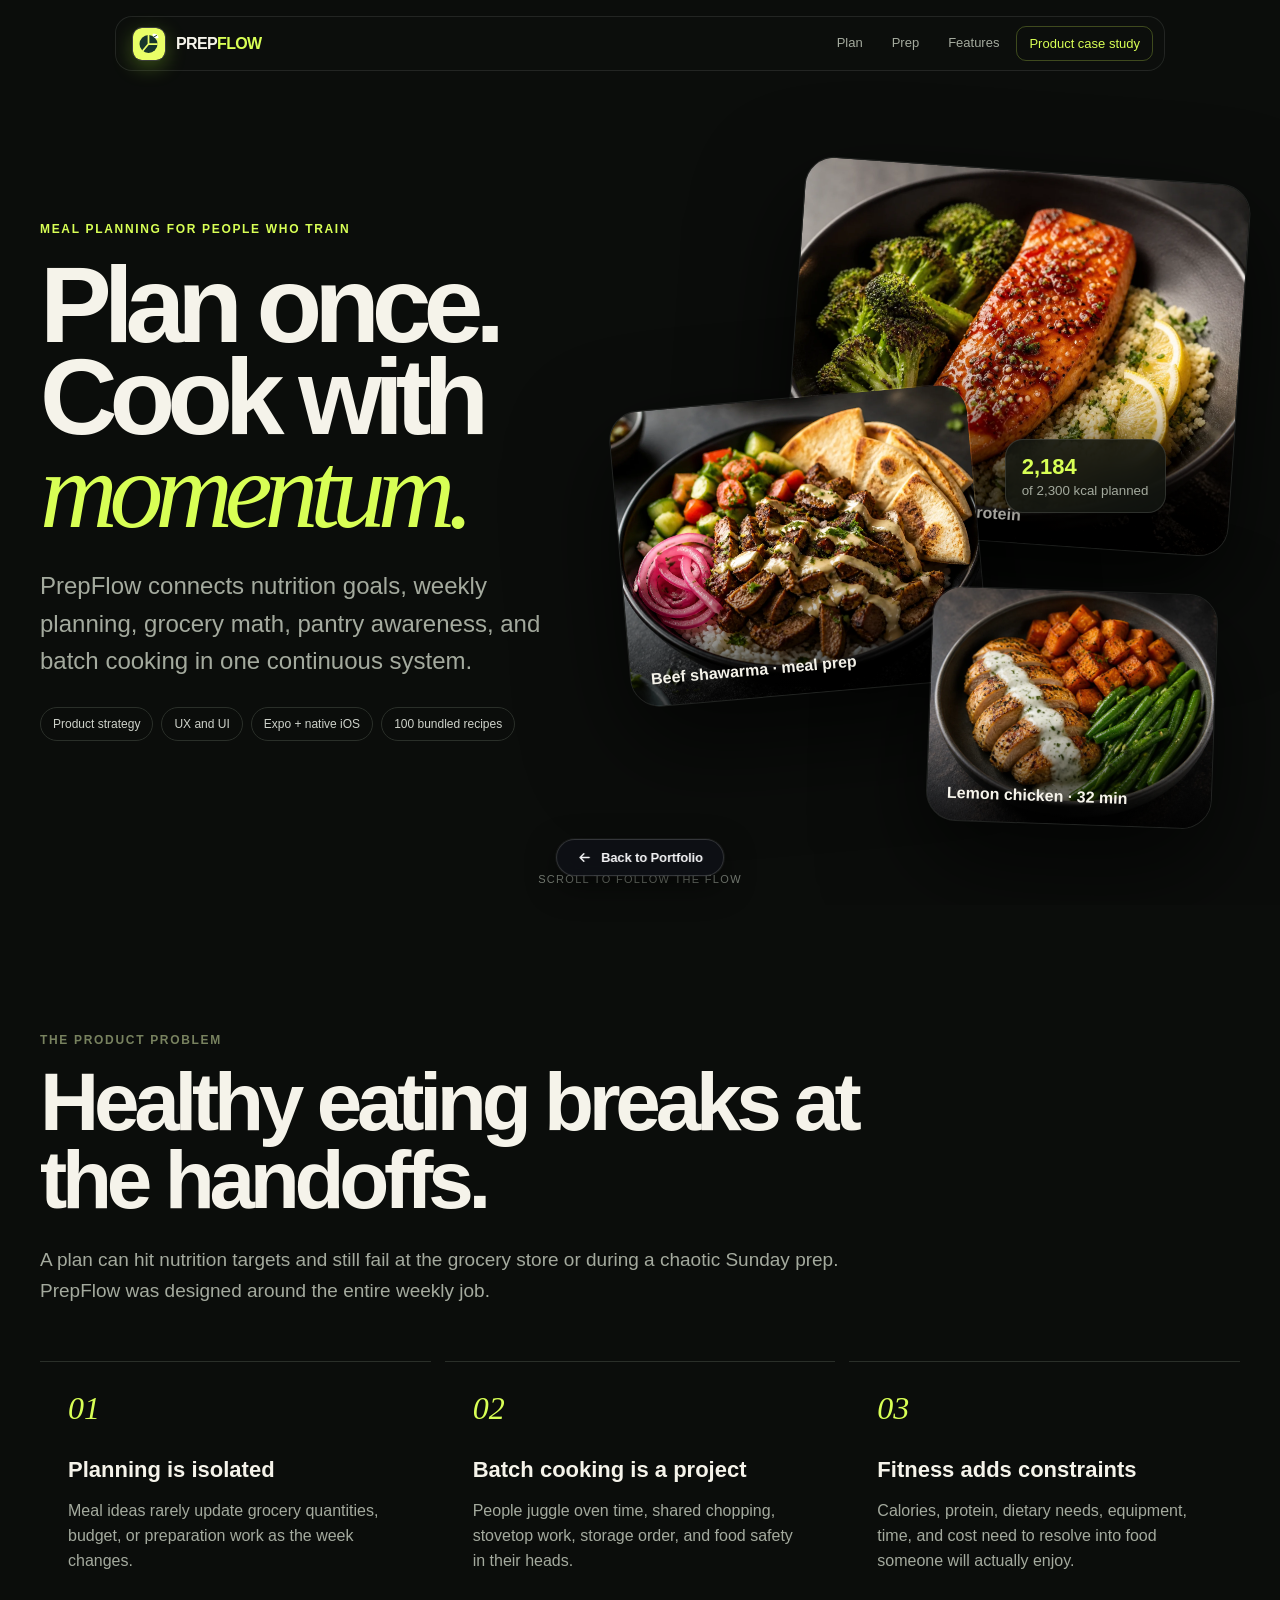
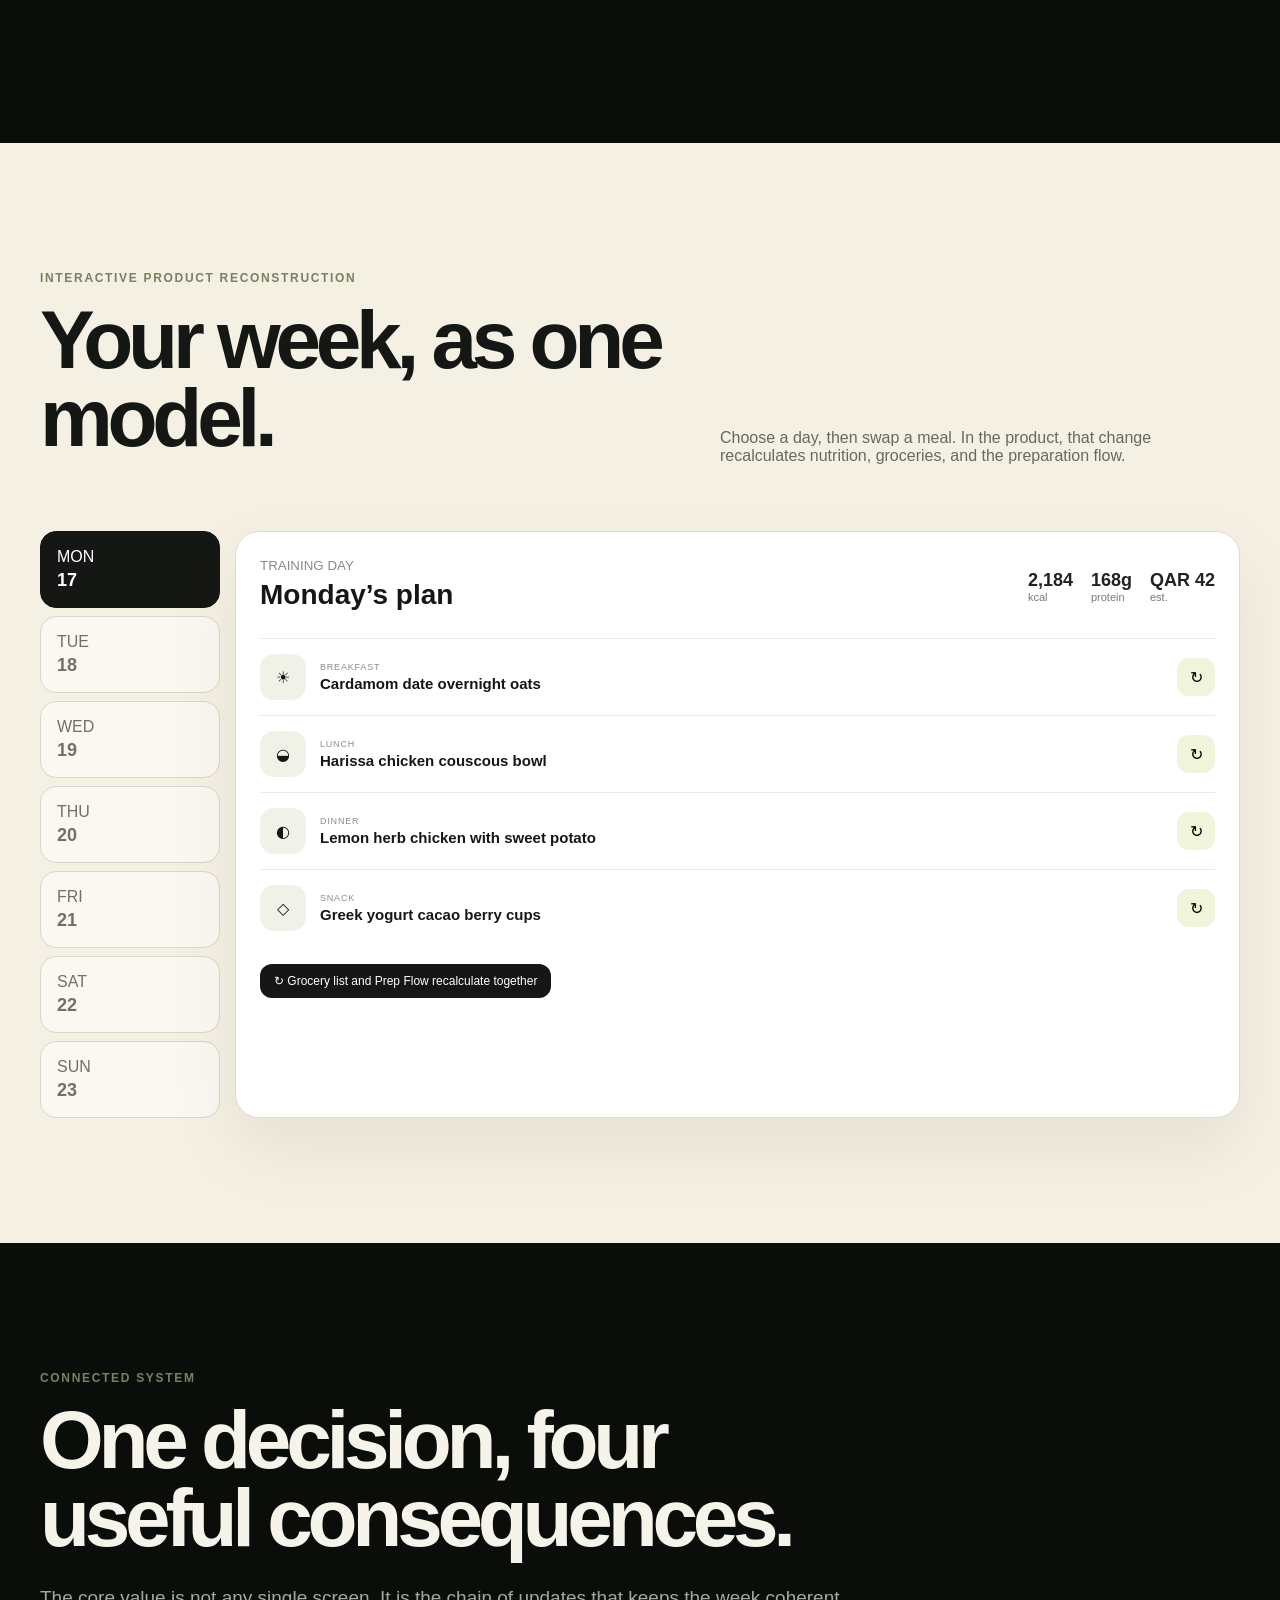
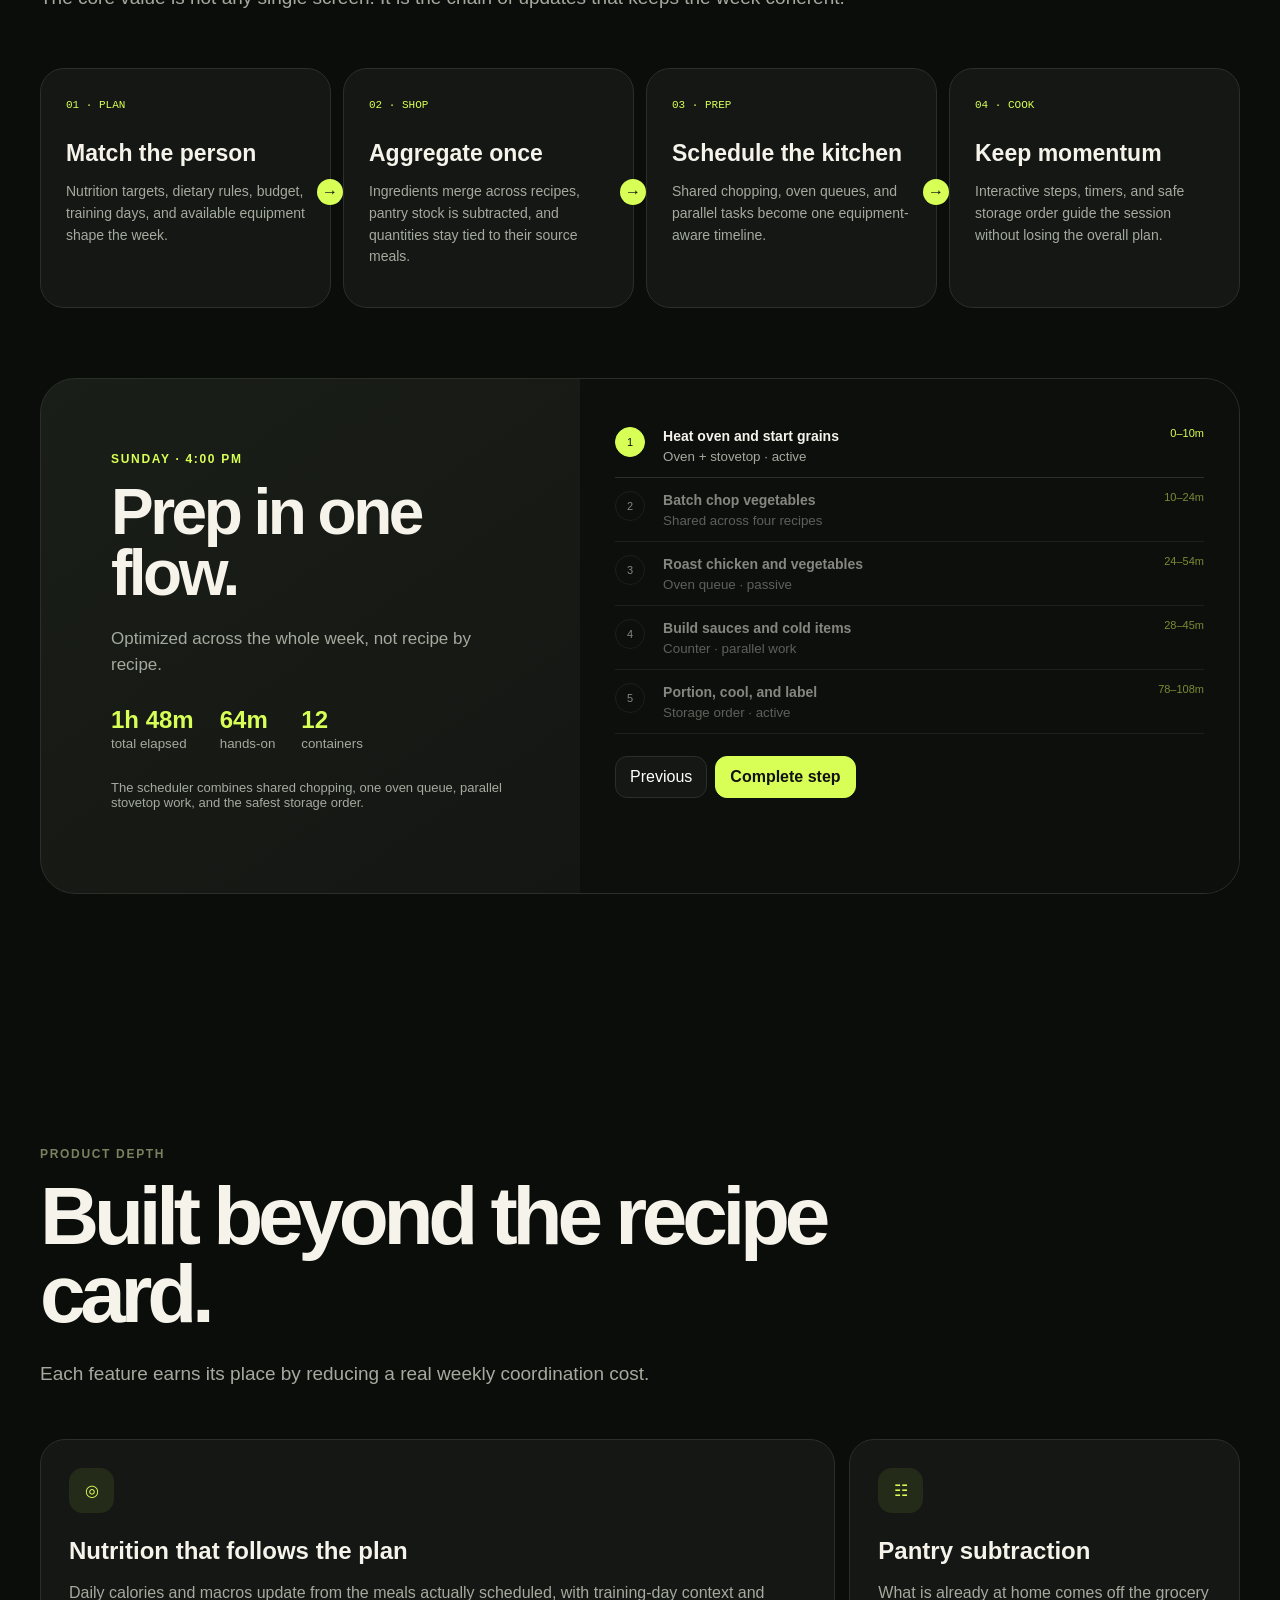
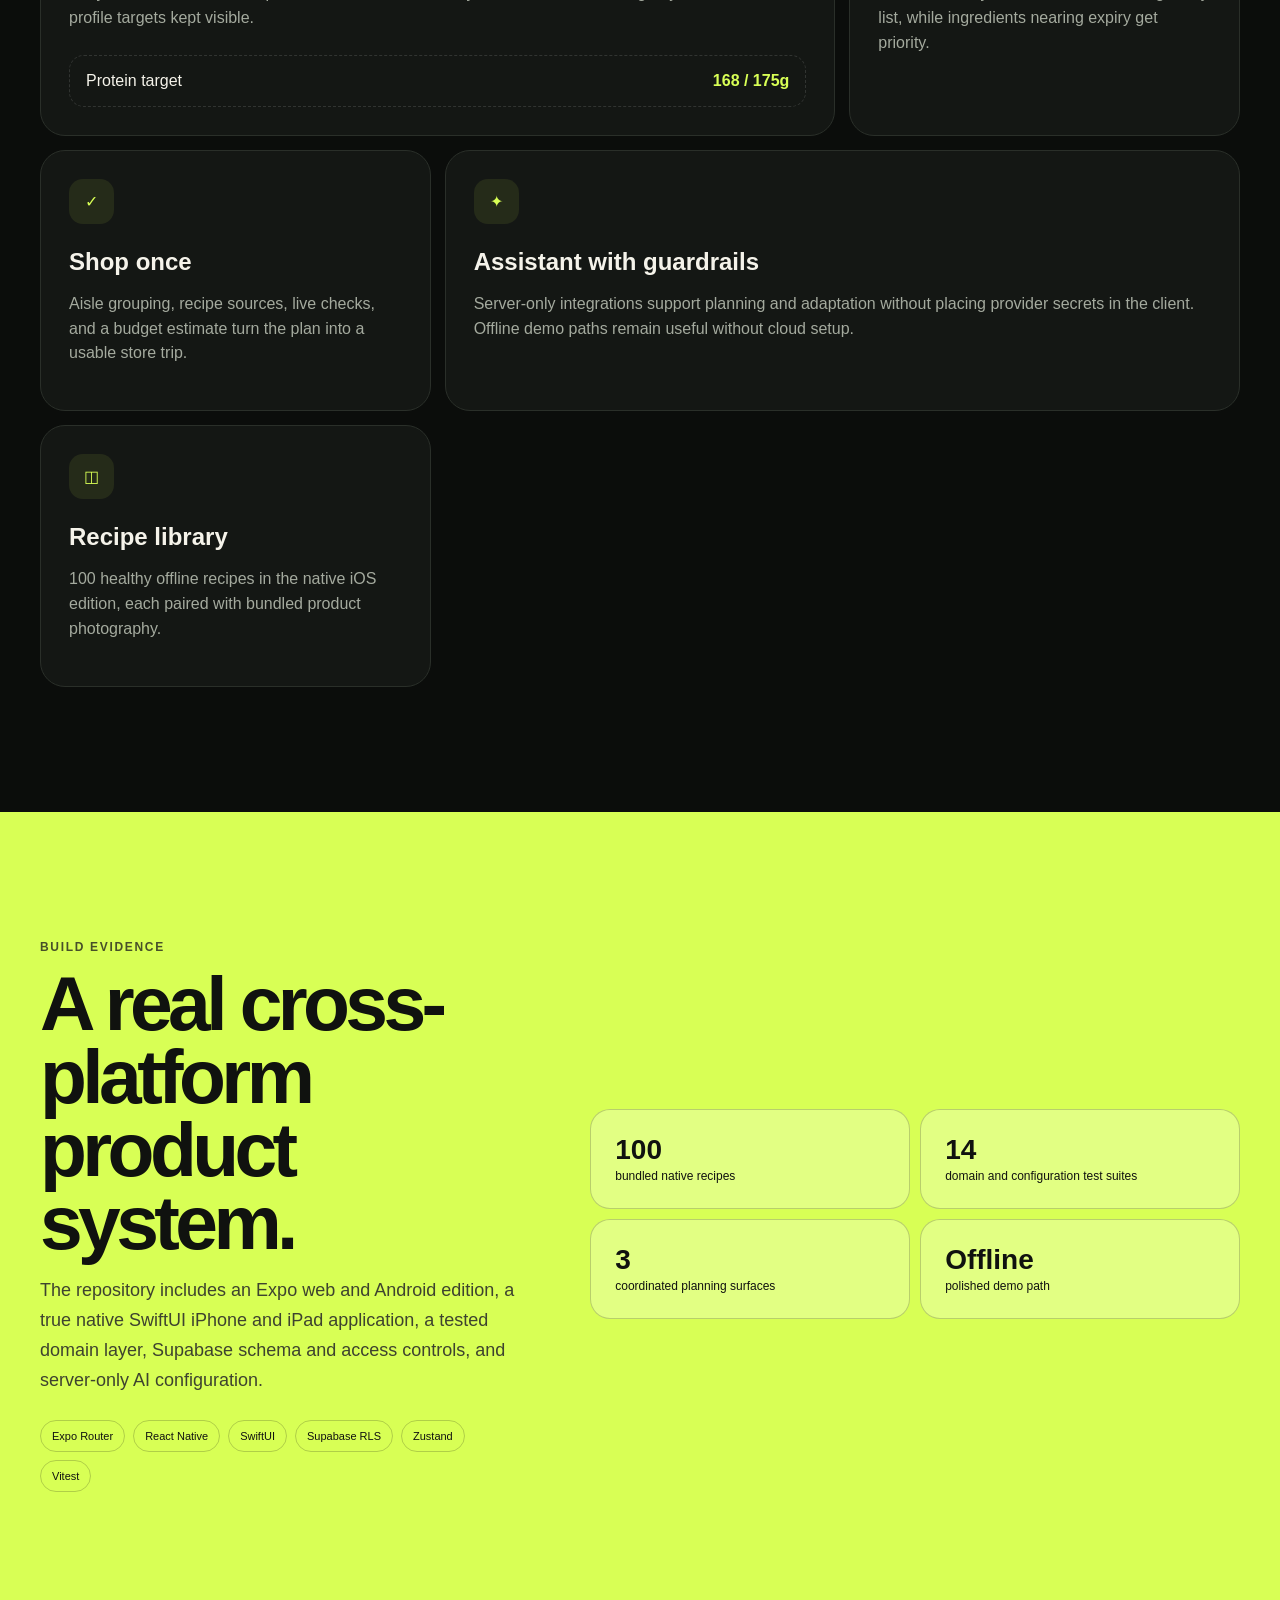
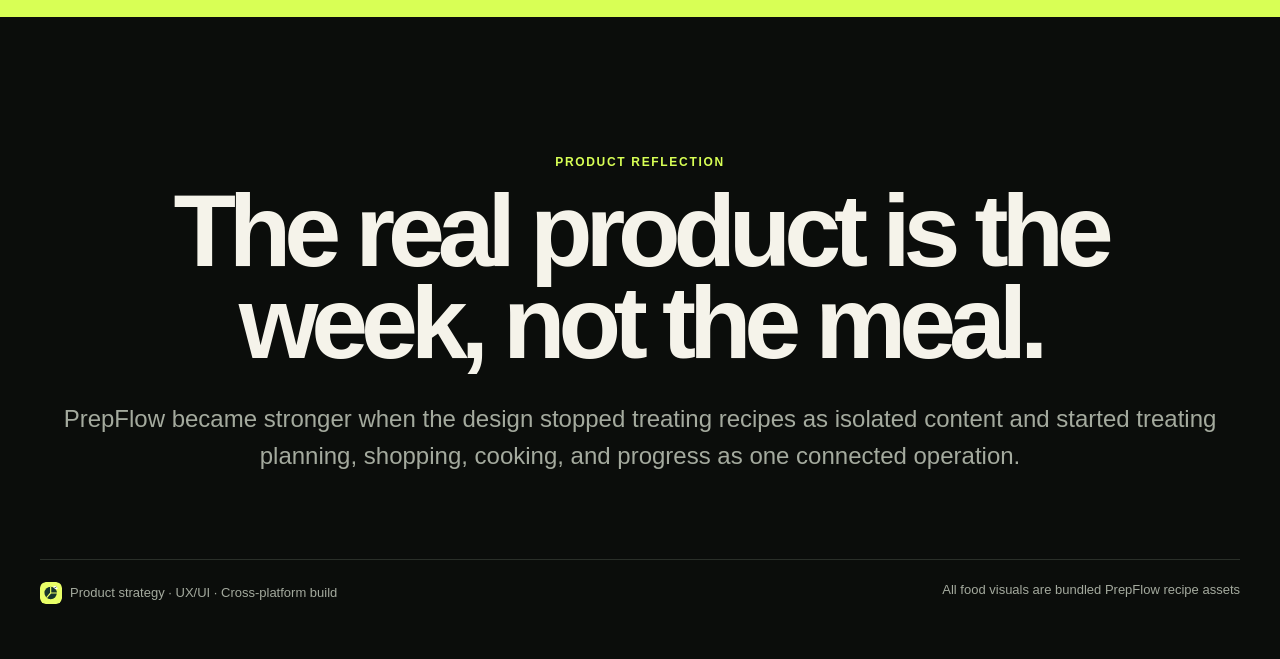
<file: projects/prepflow/index.html>
<!doctype html><html lang="en"><head><meta charset="utf-8"><meta name="viewport" content="width=device-width,initial-scale=1"><meta name="description" content="PrepFlow, a meal-planning and batch-cooking system for people who train."><title>PrepFlow | Product Case Study</title><link rel="canonical" href="https://bettoumi.cv/projects/prepflow/" /><script type="application/ld+json">
{
  "@context": "https://schema.org",
  "@graph": [
    {
      "@type": "WebPage",
      "@id": "https://bettoumi.cv/projects/prepflow/#webpage",
      "url": "https://bettoumi.cv/projects/prepflow/",
      "name": "PrepFlow | Product Case Study",
      "description": "PrepFlow, a meal-planning and batch-cooking system for people who train.",
      "isPartOf": {
        "@type": "WebSite",
        "@id": "https://bettoumi.cv/#website",
        "url": "https://bettoumi.cv/",
        "name": "Ismail Bettoumi"
      },
      "breadcrumb": {
        "@id": "https://bettoumi.cv/projects/prepflow/#breadcrumb"
      },
      "mainEntity": {
        "@id": "https://bettoumi.cv/projects/prepflow/#creativework"
      },
      "inLanguage": "en"
    },
    {
      "@type": "CreativeWork",
      "@id": "https://bettoumi.cv/projects/prepflow/#creativework",
      "name": "PrepFlow",
      "headline": "PrepFlow | Product Case Study",
      "description": "PrepFlow, a meal-planning and batch-cooking system for people who train.",
      "url": "https://bettoumi.cv/projects/prepflow/",
      "creator": {
        "@type": "Person",
        "@id": "https://bettoumi.cv/#person",
        "name": "Ismail Bettoumi",
        "url": "https://bettoumi.cv/"
      }
    },
    {
      "@type": "BreadcrumbList",
      "@id": "https://bettoumi.cv/projects/prepflow/#breadcrumb",
      "itemListElement": [
        {
          "@type": "ListItem",
          "position": 1,
          "name": "Home",
          "item": "https://bettoumi.cv/"
        },
        {
          "@type": "ListItem",
          "position": 2,
          "name": "Projects",
          "item": "https://bettoumi.cv/#projects"
        },
        {
          "@type": "ListItem",
          "position": 3,
          "name": "PrepFlow",
          "item": "https://bettoumi.cv/projects/prepflow/"
        }
      ]
    }
  ]
}
</script><link rel="icon" type="image/svg+xml" href="/assets/logos/prepflow-new.svg" /><style>
:root{--bg:#0b0d0b;--surface:#141714;--raised:#1c201c;--ink:#f5f3ea;--muted:#a4aa9e;--lime:#d8ff55;--amber:#f6b94a;--green:#78d89b;--line:#2a2f29;--cream:#f4f0e3;--dark:#151714;--ease:cubic-bezier(.16,1,.3,1)}*{box-sizing:border-box}html{scroll-behavior:smooth}body{margin:0;background:var(--bg);color:var(--ink);font-family:Inter,ui-sans-serif,-apple-system,BlinkMacSystemFont,"Segoe UI",sans-serif;overflow-x:hidden}a{color:inherit;text-decoration:none}button{font:inherit}.wrap{width:min(1200px,calc(100% - 40px));margin:auto}.nav{position:fixed;z-index:50;top:16px;left:50%;transform:translateX(-50%);width:min(1050px,calc(100% - 32px));display:flex;justify-content:space-between;align-items:center;padding:9px 11px 9px 16px;border:1px solid #ffffff18;border-radius:17px;background:#0d100dcc;backdrop-filter:blur(20px)}.brand{display:flex;align-items:center;gap:10px;font-weight:900;letter-spacing:-.04em}.brand i{color:var(--lime);font-style:normal}.brand-badge-img{width:34px;height:34px;border-radius:10px;object-fit:cover;box-shadow:0 6px 20px rgba(163,230,53,0.3);border:0.5px solid rgba(255,255,255,.2)}.navlinks{display:flex;gap:5px}.navlinks a{padding:9px 12px;border-radius:10px;color:var(--muted);font-size:13px}.navlinks a:hover{background:#ffffff0b;color:#fff}.tag{border:1px solid #d8ff5540;color:var(--lime)!important}.hero{min-height:100svh;padding:135px 0 80px;position:relative;overflow:hidden}.hero-grid{display:grid;grid-template-columns:.9fr 1.1fr;gap:70px;align-items:center}.eyebrow{color:var(--lime);font-size:12px;font-weight:900;letter-spacing:.14em;text-transform:uppercase}.hero h1{font-size:clamp(60px,8.4vw,116px);line-height:.86;letter-spacing:-.075em;margin:22px 0 30px;font-weight:790}.hero h1 em{font-family:Georgia,serif;font-weight:400;color:var(--lime)}.lead{font-size:clamp(18px,2vw,24px);color:var(--muted);line-height:1.55}.chips{display:flex;flex-wrap:wrap;gap:8px;margin-top:28px}.chips span{padding:9px 12px;border:1px solid var(--line);border-radius:999px;color:#ced2ca;font-size:12px}.food-stage{position:relative;height:690px}.dish{position:absolute;border-radius:30px;overflow:hidden;box-shadow:0 40px 100px #000a;border:1px solid #ffffff18}.dish img{width:100%;height:100%;object-fit:cover;display:block}.dish:after{content:"";position:absolute;inset:0;background:linear-gradient(transparent 55%,#000b)}.dish span{position:absolute;z-index:2;left:20px;bottom:18px;font-weight:800}.d1{width:72%;height:54%;right:0;top:5%;transform:rotate(4deg)}.d2{width:58%;height:43%;left:0;top:38%;transform:rotate(-5deg)}.d3{width:46%;height:34%;right:4%;bottom:0;transform:rotate(2deg)}.macro-float{position:absolute;z-index:3;right:12%;top:44%;padding:14px 16px;border:1px solid #ffffff20;border-radius:18px;background:#121511dc;backdrop-filter:blur(18px);box-shadow:0 14px 50px #0008}.macro-float strong{font-size:22px;color:var(--lime)}.macro-float small{display:block;color:var(--muted);margin-top:3px}.scrollhint{position:absolute;bottom:20px;left:50%;transform:translateX(-50%);color:#777d74;font-size:11px;letter-spacing:.12em;text-transform:uppercase}section{padding:125px 0}.section-head{max-width:850px}.kicker{color:#78825f;font-size:12px;font-weight:900;letter-spacing:.14em;text-transform:uppercase}.section-head h2,.split h2{font-size:clamp(46px,6.4vw,82px);line-height:.95;letter-spacing:-.064em;margin:15px 0 25px}.section-head p,.split p{font-size:19px;color:var(--muted);line-height:1.65}.problem-grid{display:grid;grid-template-columns:repeat(3,1fr);gap:14px;margin-top:55px}.problem{padding:28px;border-top:1px solid var(--line)}.problem i{font-family:Georgia,serif;color:var(--lime);font-size:32px}.problem h3{font-size:22px;margin:30px 0 10px}.problem p{color:var(--muted);line-height:1.55}.planner-section{background:var(--cream);color:var(--dark)}.planner-head{display:flex;justify-content:space-between;gap:30px;align-items:end}.planner-head p{color:#656a61;max-width:520px}.planner{margin-top:50px;display:grid;grid-template-columns:180px 1fr;gap:15px}.days{display:grid;gap:8px}.day{border:1px solid #d9d6ca;background:#faf8f1;padding:16px;border-radius:16px;text-align:left;cursor:pointer;color:#6e716a}.day.active{background:var(--dark);color:#fff;border-color:var(--dark)}.day b{display:block;font-size:18px;margin-top:4px}.plan-board{background:#fff;border:1px solid #dedbcf;border-radius:24px;padding:24px;box-shadow:0 30px 70px #5e5a4518}.plan-top{display:flex;justify-content:space-between;align-items:center;margin-bottom:22px}.nutrition{display:flex;gap:18px}.nutrition span{font-size:11px;color:#777b73}.nutrition b{display:block;font-size:18px;color:#20231f}.meal{display:grid;grid-template-columns:46px 1fr auto;gap:14px;align-items:center;padding:15px 0;border-top:1px solid #ece9df}.meal-icon{width:46px;height:46px;display:grid;place-items:center;border-radius:14px;background:#f0f2e8}.meal small{display:block;color:#8b8d87;margin-bottom:3px;font-size:9px;letter-spacing:.09em}.meal b{font-size:15px}.meal button{border:0;background:#eff4da;width:38px;height:38px;border-radius:12px;cursor:pointer}.recalculate{display:inline-flex;align-items:center;gap:8px;margin-top:18px;padding:10px 14px;border-radius:12px;background:var(--dark);color:#fff;font-size:12px}.system{position:relative}.flow-map{display:grid;grid-template-columns:repeat(4,1fr);gap:12px;margin-top:55px}.flow-step{position:relative;padding:25px;border:1px solid var(--line);border-radius:24px;background:var(--surface);min-height:230px}.flow-step:not(:last-child):after{content:"→";position:absolute;right:-13px;top:46%;z-index:2;width:26px;height:26px;border-radius:50%;display:grid;place-items:center;background:var(--lime);color:#111;font-weight:900}.flow-step span{color:var(--lime);font-family:ui-monospace,monospace;font-size:11px}.flow-step h3{font-size:23px;margin:28px 0 10px}.flow-step p{color:var(--muted);line-height:1.55;font-size:14px}.prep-theater{margin-top:70px;border:1px solid var(--line);border-radius:35px;overflow:hidden;background:linear-gradient(145deg,#1a1e18,#10120f);display:grid;grid-template-columns:.9fr 1.1fr}.prep-copy{padding:clamp(30px,6vw,70px)}.prep-copy h3{font-size:clamp(40px,5vw,68px);line-height:.95;letter-spacing:-.055em;margin:15px 0 22px}.stats{display:flex;gap:26px;margin:28px 0}.stats b{display:block;font-size:24px;color:var(--lime)}.stats small{color:var(--muted)}.tasks{padding:35px;background:#0d0f0d}.task{display:grid;grid-template-columns:36px 1fr auto;gap:12px;padding:13px 0;border-bottom:1px solid var(--line);align-items:start;opacity:.52;transition:.3s var(--ease)}.task.active{opacity:1}.task.done{opacity:.35}.task-num{width:30px;height:30px;border-radius:50%;display:grid;place-items:center;border:1px solid #ffffff20;font-size:11px}.task.active .task-num{background:var(--lime);color:#10120f;border-color:var(--lime)}.task b{font-size:14px}.task small{display:block;color:var(--muted);margin-top:4px}.task time{color:var(--lime);font-size:11px}.task-controls{display:flex;gap:8px;margin-top:22px}.task-controls button{border:1px solid var(--line);border-radius:12px;background:#ffffff08;color:#fff;padding:11px 14px;cursor:pointer}.task-controls .primary{background:var(--lime);color:#111;border-color:var(--lime);font-weight:800}.features{display:grid;grid-template-columns:repeat(12,1fr);gap:14px;margin-top:50px}.feature{grid-column:span 4;padding:28px;border:1px solid var(--line);border-radius:25px;background:var(--surface);min-height:260px}.feature.wide{grid-column:span 8}.feature h3{font-size:24px;margin:24px 0 10px}.feature p{color:var(--muted);line-height:1.55}.ficon{width:45px;height:45px;border-radius:14px;background:#d8ff5516;color:var(--lime);display:grid;place-items:center}.receipt{margin-top:24px;padding:16px;border:1px dashed #ffffff20;border-radius:15px;display:flex;justify-content:space-between}.receipt strong{color:var(--lime)}.evidence{background:#d8ff55;color:#10120f}.evidence-grid{display:grid;grid-template-columns:.85fr 1.15fr;gap:70px;align-items:center}.evidence h2{font-size:clamp(48px,6vw,78px);line-height:.95;letter-spacing:-.06em;margin:12px 0}.evidence p{color:#3e432f;line-height:1.65;font-size:18px}.metrics{display:grid;grid-template-columns:1fr 1fr;gap:10px}.metric{padding:24px;border:1px solid #10120f33;border-radius:20px;background:#ffffff45}.metric strong{display:block;font-size:28px}.metric span{font-size:12px}.stack{display:flex;flex-wrap:wrap;gap:8px;margin-top:25px}.stack span{padding:9px 11px;border:1px solid #10120f33;border-radius:999px;font-size:11px}.final{text-align:center;padding:135px 0 55px}.final h2{font-size:clamp(52px,8vw,104px);line-height:.9;letter-spacing:-.07em;margin:15px auto 30px;max-width:1000px}.footerline{display:flex;justify-content:space-between;border-top:1px solid var(--line);padding-top:22px;margin-top:85px;color:var(--muted);font-size:13px;text-align:left}.reveal{opacity:0;transform:translateY(24px);transition:.75s var(--ease)}.reveal.in{opacity:1;transform:none}
@media(max-width:880px){.navlinks a:not(:last-child){display:none}.hero-grid,.prep-theater,.evidence-grid{grid-template-columns:1fr}.food-stage{height:580px}.problem-grid,.flow-map{grid-template-columns:1fr 1fr}.flow-step:not(:last-child):after{display:none}.planner{grid-template-columns:1fr}.days{grid-template-columns:repeat(7,1fr)}.day{padding:10px;text-align:center}.day span{font-size:10px}.feature,.feature.wide{grid-column:span 6}}@media(max-width:560px){.wrap{width:calc(100% - 24px)}section{padding:85px 0}.hero h1{font-size:62px}.food-stage{height:470px}.problem-grid,.flow-map{grid-template-columns:1fr}.days{grid-template-columns:repeat(4,1fr)}.plan-board{padding:16px}.nutrition{gap:8px}.nutrition b{font-size:14px}.meal{grid-template-columns:40px 1fr auto}.feature,.feature.wide{grid-column:span 12}.stats{gap:14px}.footerline{flex-direction:column;gap:13px}.nav{top:8px}}@media(prefers-reduced-motion:reduce){html{scroll-behavior:auto}*,*:before,*:after{animation:none!important;transition:none!important}.reveal{opacity:1;transform:none}}
.back-to-portfolio-btn{position:fixed;bottom:24px;left:50%;transform:translateX(-50%);z-index:9999;display:inline-flex;align-items:center;gap:9px;padding:10px 20px;border-radius:9999px;background:rgba(15,17,23,.85);backdrop-filter:blur(16px);-webkit-backdrop-filter:blur(16px);border:1px solid rgba(255,255,255,.16);color:#f5f5f7;font-family:Inter,ui-sans-serif,-apple-system,BlinkMacSystemFont,"Segoe UI",sans-serif;font-size:13px;font-weight:600;text-decoration:none;letter-spacing:-.01em;box-shadow:0 10px 30px rgba(0,0,0,.5),0 0 0 1px rgba(255,255,255,.05);transition:transform .25s cubic-bezier(.16,1,.3,1),background-color .25s,border-color .25s,box-shadow .25s,color .25s;cursor:pointer;white-space:nowrap;user-select:none;-webkit-user-select:none}.back-to-portfolio-btn:hover{background:rgba(26,30,42,.95);border-color:rgba(255,255,255,.35);color:#fff;transform:translateX(-50%) translateY(-2px);box-shadow:0 14px 40px rgba(0,0,0,.65),0 0 20px rgba(255,255,255,.1)}.back-to-portfolio-btn:active{transform:translateX(-50%) translateY(0);background:rgba(12,14,19,.95)}.back-to-portfolio-btn:focus-visible{outline:2px solid #d8ff55;outline-offset:3px}.back-to-portfolio-icon{width:15px;height:15px;flex-shrink:0;transition:transform .2s cubic-bezier(.16,1,.3,1)}.back-to-portfolio-btn:hover .back-to-portfolio-icon{transform:translateX(-3px)}@media(max-width:640px){.back-to-portfolio-btn{bottom:max(16px,env(safe-area-inset-bottom,16px));padding:9px 16px;font-size:12px;gap:7px}.back-to-portfolio-icon{width:14px;height:14px}}@media(prefers-reduced-motion:reduce){.back-to-portfolio-btn{transition:none!important}.back-to-portfolio-btn:hover{transform:translateX(-50%)!important}.back-to-portfolio-btn:hover .back-to-portfolio-icon{transform:none!important}}</style></head><body><nav class="nav"><a class="brand" href="#top"><img src="/assets/logos/prepflow-new.svg" alt="PrepFlow Logo" class="brand-badge-img" width="34" height="34"><span>PREP<i>FLOW</i></span></a><div class="navlinks"><a href="#plan">Plan</a><a href="#prep">Prep</a><a href="#features">Features</a><a class="tag" href="#reflection">Product case study</a></div></nav><main id="top"><header class="hero"><div class="wrap hero-grid"><div class="reveal"><span class="eyebrow">Meal planning for people who train</span><h1>Plan once.<br>Cook with <em>momentum.</em></h1><p class="lead">PrepFlow connects nutrition goals, weekly planning, grocery math, pantry awareness, and batch cooking in one continuous system.</p><div class="chips"><span>Product strategy</span><span>UX and UI</span><span>Expo + native iOS</span><span>100 bundled recipes</span></div></div><div class="food-stage reveal"><div class="dish d1"><img loading="lazy" decoding="async" src="media/media-1.webp" alt="Harissa salmon recipe from the PrepFlow product library"><span>Harissa salmon · 38g protein</span></div><div class="dish d2"><img loading="lazy" decoding="async" src="media/media-2.webp" alt="Beef shawarma recipe from the PrepFlow product library"><span>Beef shawarma · meal prep</span></div><div class="dish d3"><img loading="lazy" decoding="async" src="media/media-3.webp" alt="Lemon chicken recipe from the PrepFlow product library"><span>Lemon chicken · 32 min</span></div><div class="macro-float"><strong>2,184</strong><small>of 2,300 kcal planned</small></div></div></div><div class="scrollhint">Scroll to follow the flow</div></header>
<section><div class="wrap"><div class="section-head reveal"><span class="kicker">The product problem</span><h2>Healthy eating breaks at the handoffs.</h2><p>A plan can hit nutrition targets and still fail at the grocery store or during a chaotic Sunday prep. PrepFlow was designed around the entire weekly job.</p></div><div class="problem-grid"><article class="problem reveal"><i>01</i><h3>Planning is isolated</h3><p>Meal ideas rarely update grocery quantities, budget, or preparation work as the week changes.</p></article><article class="problem reveal"><i>02</i><h3>Batch cooking is a project</h3><p>People juggle oven time, shared chopping, stovetop work, storage order, and food safety in their heads.</p></article><article class="problem reveal"><i>03</i><h3>Fitness adds constraints</h3><p>Calories, protein, dietary needs, equipment, time, and cost need to resolve into food someone will actually enjoy.</p></article></div></div></section>
<section class="planner-section" id="plan"><div class="wrap"><div class="planner-head reveal"><div class="section-head"><span class="kicker">Interactive product reconstruction</span><h2>Your week, as one model.</h2></div><p>Choose a day, then swap a meal. In the product, that change recalculates nutrition, groceries, and the preparation flow.</p></div><div class="planner reveal"><div class="days" data-day><button class="day active" data-day="0"><span>MON</span><b>17</b></button><button class="day" data-day="1"><span>TUE</span><b>18</b></button><button class="day" data-day="2"><span>WED</span><b>19</b></button><button class="day" data-day="3"><span>THU</span><b>20</b></button><button class="day" data-day="4"><span>FRI</span><b>21</b></button><button class="day" data-day="5"><span>SAT</span><b>22</b></button><button class="day" data-day="6"><span>SUN</span><b>23</b></button></div><div class="plan-board"><div class="plan-top"><div><small style="color:#898c84">TRAINING DAY</small><h3 id="dayTitle" style="font-size:28px;margin:5px 0">Monday’s plan</h3></div><div class="nutrition"><span><b id="cal">2,184</b>kcal</span><span><b id="protein">168g</b>protein</span><span><b>QAR 42</b>est.</span></div></div><div class="meal"><span class="meal-icon">☀</span><span><small>BREAKFAST</small><b>Cardamom date overnight oats</b></span><button aria-label="Swap breakfast">↻</button></div><div class="meal"><span class="meal-icon">◒</span><span><small>LUNCH</small><b id="lunch">Harissa chicken couscous bowl</b></span><button id="swap" aria-label="Swap lunch">↻</button></div><div class="meal"><span class="meal-icon">◐</span><span><small>DINNER</small><b>Lemon herb chicken with sweet potato</b></span><button aria-label="Swap dinner">↻</button></div><div class="meal"><span class="meal-icon">◇</span><span><small>SNACK</small><b>Greek yogurt cacao berry cups</b></span><button aria-label="Swap snack">↻</button></div><span class="recalculate">↻ Grocery list and Prep Flow recalculate together</span></div></div></div></section>
<section class="system"><div class="wrap"><div class="section-head reveal"><span class="kicker">Connected system</span><h2>One decision, four useful consequences.</h2><p>The core value is not any single screen. It is the chain of updates that keeps the week coherent.</p></div><div class="flow-map"><article class="flow-step reveal"><span>01 · PLAN</span><h3>Match the person</h3><p>Nutrition targets, dietary rules, budget, training days, and available equipment shape the week.</p></article><article class="flow-step reveal"><span>02 · SHOP</span><h3>Aggregate once</h3><p>Ingredients merge across recipes, pantry stock is subtracted, and quantities stay tied to their source meals.</p></article><article class="flow-step reveal"><span>03 · PREP</span><h3>Schedule the kitchen</h3><p>Shared chopping, oven queues, and parallel tasks become one equipment-aware timeline.</p></article><article class="flow-step reveal"><span>04 · COOK</span><h3>Keep momentum</h3><p>Interactive steps, timers, and safe storage order guide the session without losing the overall plan.</p></article></div><div class="prep-theater reveal" id="prep"><div class="prep-copy"><span class="eyebrow">Sunday · 4:00 PM</span><h3>Prep in one flow.</h3><p class="lead" style="font-size:17px">Optimized across the whole week, not recipe by recipe.</p><div class="stats"><span><b>1h 48m</b><small>total elapsed</small></span><span><b>64m</b><small>hands-on</small></span><span><b>12</b><small>containers</small></span></div><p style="color:var(--muted);font-size:13px">The scheduler combines shared chopping, one oven queue, parallel stovetop work, and the safest storage order.</p></div><div class="tasks"><div class="task active"><span class="task-num">1</span><span><b>Heat oven and start grains</b><small>Oven + stovetop · active</small></span><time>0–10m</time></div><div class="task"><span class="task-num">2</span><span><b>Batch chop vegetables</b><small>Shared across four recipes</small></span><time>10–24m</time></div><div class="task"><span class="task-num">3</span><span><b>Roast chicken and vegetables</b><small>Oven queue · passive</small></span><time>24–54m</time></div><div class="task"><span class="task-num">4</span><span><b>Build sauces and cold items</b><small>Counter · parallel work</small></span><time>28–45m</time></div><div class="task"><span class="task-num">5</span><span><b>Portion, cool, and label</b><small>Storage order · active</small></span><time>78–108m</time></div><div class="task-controls"><button id="back">Previous</button><button class="primary" id="next">Complete step</button></div></div></div></div></section>
<section id="features"><div class="wrap"><div class="section-head reveal"><span class="kicker">Product depth</span><h2>Built beyond the recipe card.</h2><p>Each feature earns its place by reducing a real weekly coordination cost.</p></div><div class="features"><article class="feature wide reveal"><span class="ficon">◎</span><h3>Nutrition that follows the plan</h3><p>Daily calories and macros update from the meals actually scheduled, with training-day context and profile targets kept visible.</p><div class="receipt"><span>Protein target</span><strong>168 / 175g</strong></div></article><article class="feature reveal"><span class="ficon">☷</span><h3>Pantry subtraction</h3><p>What is already at home comes off the grocery list, while ingredients nearing expiry get priority.</p></article><article class="feature reveal"><span class="ficon">✓</span><h3>Shop once</h3><p>Aisle grouping, recipe sources, live checks, and a budget estimate turn the plan into a usable store trip.</p></article><article class="feature wide reveal"><span class="ficon">✦</span><h3>Assistant with guardrails</h3><p>Server-only integrations support planning and adaptation without placing provider secrets in the client. Offline demo paths remain useful without cloud setup.</p></article><article class="feature reveal"><span class="ficon">◫</span><h3>Recipe library</h3><p>100 healthy offline recipes in the native iOS edition, each paired with bundled product photography.</p></article></div></div></section>
<section class="evidence"><div class="wrap evidence-grid"><div class="reveal"><span class="kicker" style="color:#475029">Build evidence</span><h2>A real cross-platform product system.</h2><p>The repository includes an Expo web and Android edition, a true native SwiftUI iPhone and iPad application, a tested domain layer, Supabase schema and access controls, and server-only AI configuration.</p><div class="stack"><span>Expo Router</span><span>React Native</span><span>SwiftUI</span><span>Supabase RLS</span><span>Zustand</span><span>Vitest</span></div></div><div class="metrics reveal"><div class="metric"><strong>100</strong><span>bundled native recipes</span></div><div class="metric"><strong>14</strong><span>domain and configuration test suites</span></div><div class="metric"><strong>3</strong><span>coordinated planning surfaces</span></div><div class="metric"><strong>Offline</strong><span>polished demo path</span></div></div></div></section>
<section class="final" id="reflection"><div class="wrap reveal"><span class="eyebrow">Product reflection</span><h2>The real product is the week, not the meal.</h2><p class="lead">PrepFlow became stronger when the design stopped treating recipes as isolated content and started treating planning, shopping, cooking, and progress as one connected operation.</p><div class="footerline"><span style="display:flex;align-items:center;gap:8px;"><img src="/assets/logos/prepflow-new.svg" alt="PrepFlow Logo" width="22" height="22" style="border-radius:6px;object-fit:cover;">Product strategy · UX/UI · Cross-platform build</span><span>All food visuals are bundled PrepFlow recipe assets</span></div></div></section></main><script>
const reduced=matchMedia('(prefers-reduced-motion: reduce)').matches;const io=new IntersectionObserver(es=>es.forEach(e=>{if(e.isIntersecting)e.target.classList.add('in')}),{threshold:.1});document.querySelectorAll('.reveal').forEach(el=>reduced?el.classList.add('in'):io.observe(el));
const dayNames=['Monday','Tuesday','Wednesday','Thursday','Friday','Saturday','Sunday'];document.querySelectorAll('.day').forEach(b=>b.addEventListener('click',()=>{document.querySelectorAll('.day').forEach(x=>x.classList.remove('active'));b.classList.add('active');const i=+b.dataset.day;document.querySelector('#dayTitle').textContent=`${dayNames[i]}’s plan`;document.querySelector('#cal').textContent=(2184+i*17).toLocaleString();document.querySelector('#protein').textContent=`${168+(i%3)*4}g`}));const lunches=['Harissa chicken couscous bowl','Lean beef shawarma bowl','Miso tofu brown rice box'];let meal=0;document.querySelector('#swap').addEventListener('click',()=>{meal=(meal+1)%lunches.length;document.querySelector('#lunch').textContent=lunches[meal]});let step=0;const tasks=[...document.querySelectorAll('.task')];function render(){tasks.forEach((t,i)=>{t.classList.toggle('active',i===step);t.classList.toggle('done',i<step)})}document.querySelector('#next').addEventListener('click',()=>{step=Math.min(tasks.length-1,step+1);render()});document.querySelector('#back').addEventListener('click',()=>{step=Math.max(0,step-1);render()});
</script>  <a href="/" target="_top" class="back-to-portfolio-btn" aria-label="Back to Portfolio" title="Back to Portfolio">
    <svg class="back-to-portfolio-icon" viewBox="0 0 20 20" fill="none" stroke="currentColor" stroke-width="2" stroke-linecap="round" stroke-linejoin="round" aria-hidden="true">
      <path d="M16 10H4M9 5l-5 5 5 5"/>
    </svg>
    <span>Back to Portfolio</span>
  </a>
</body></html>
</file>
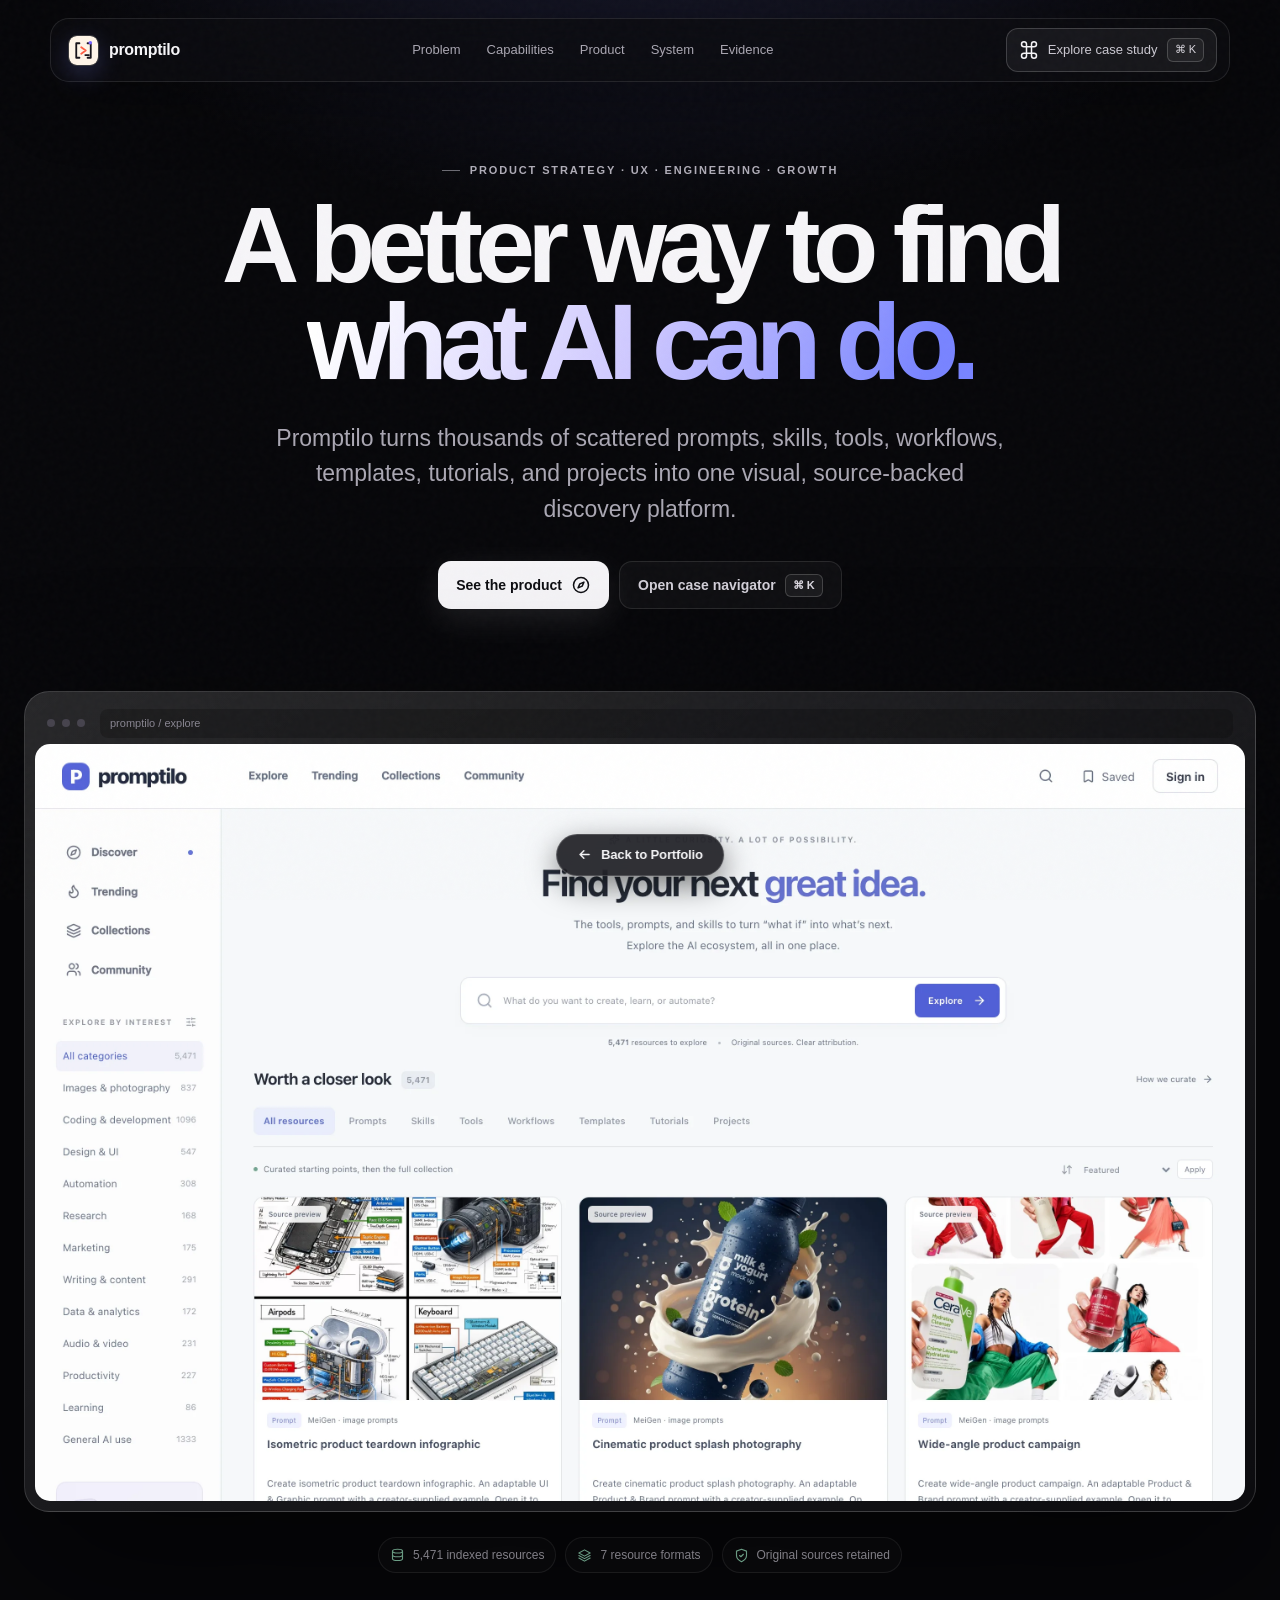
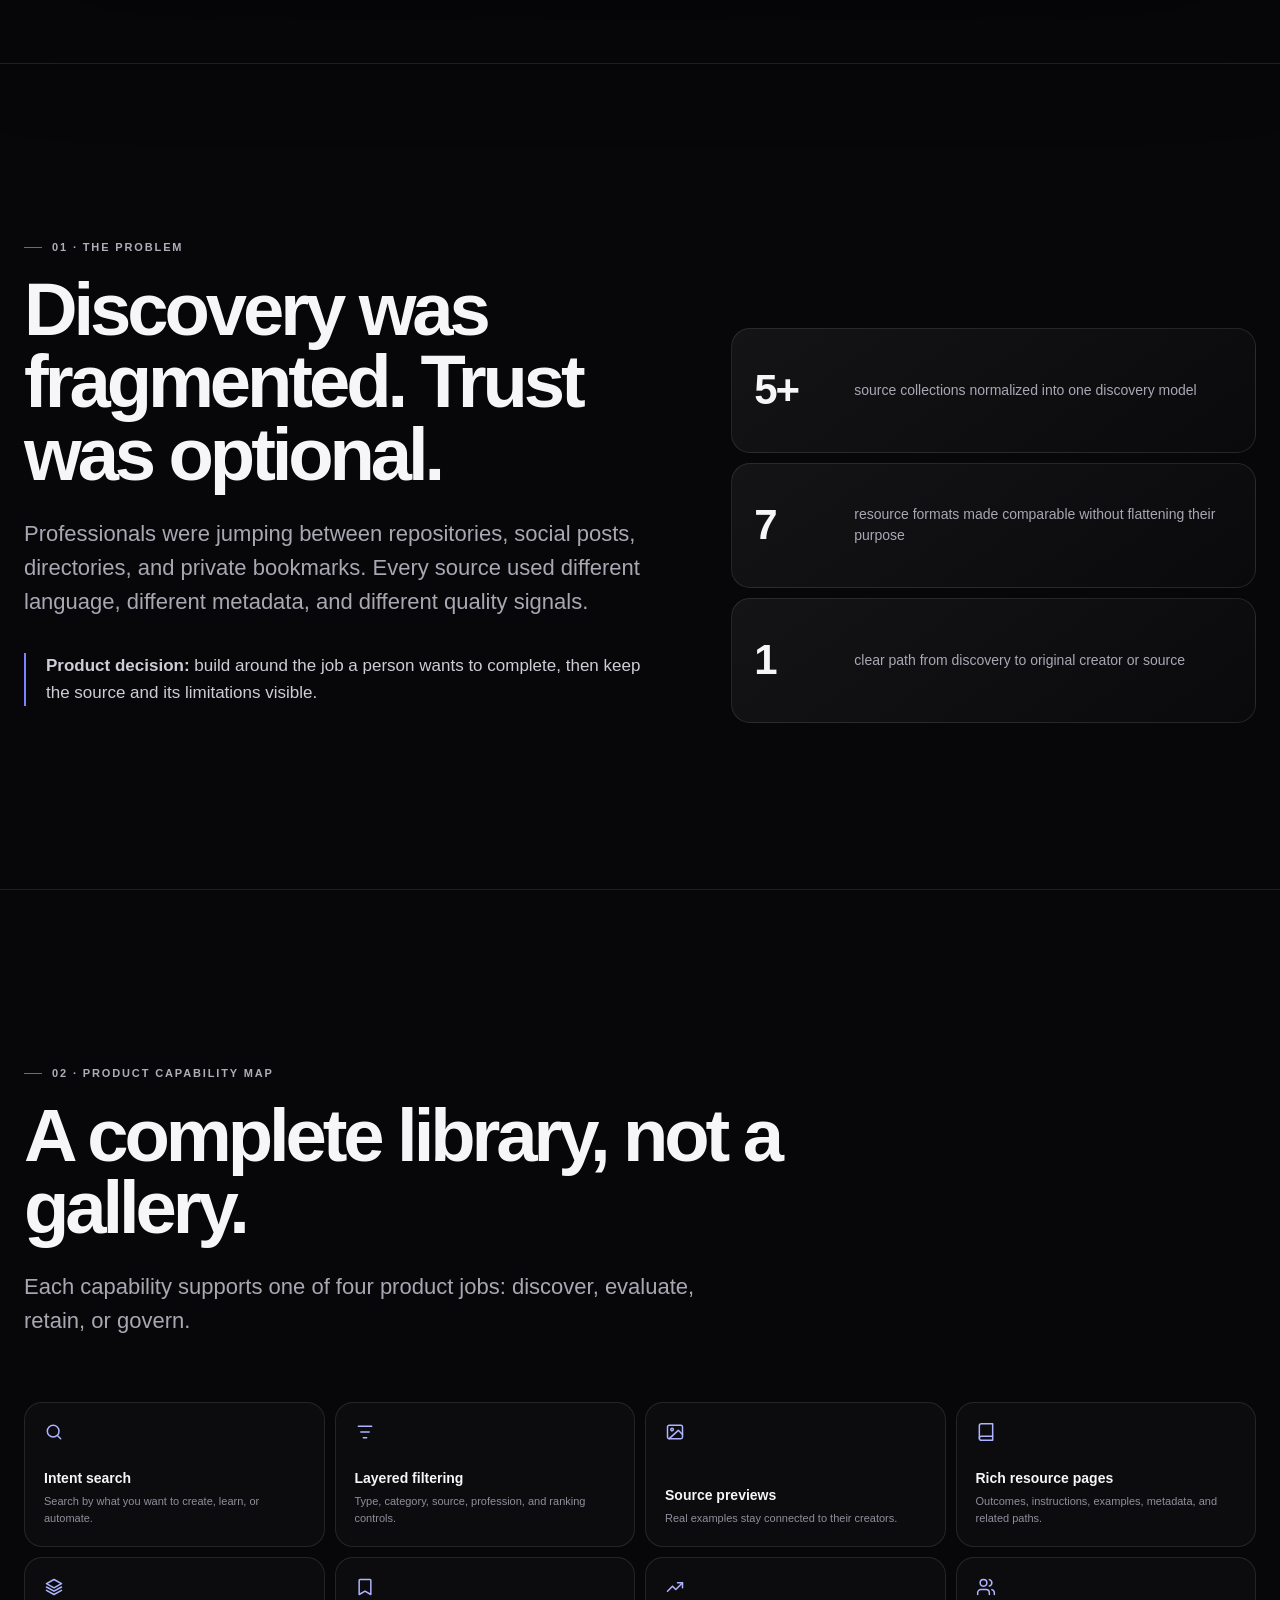
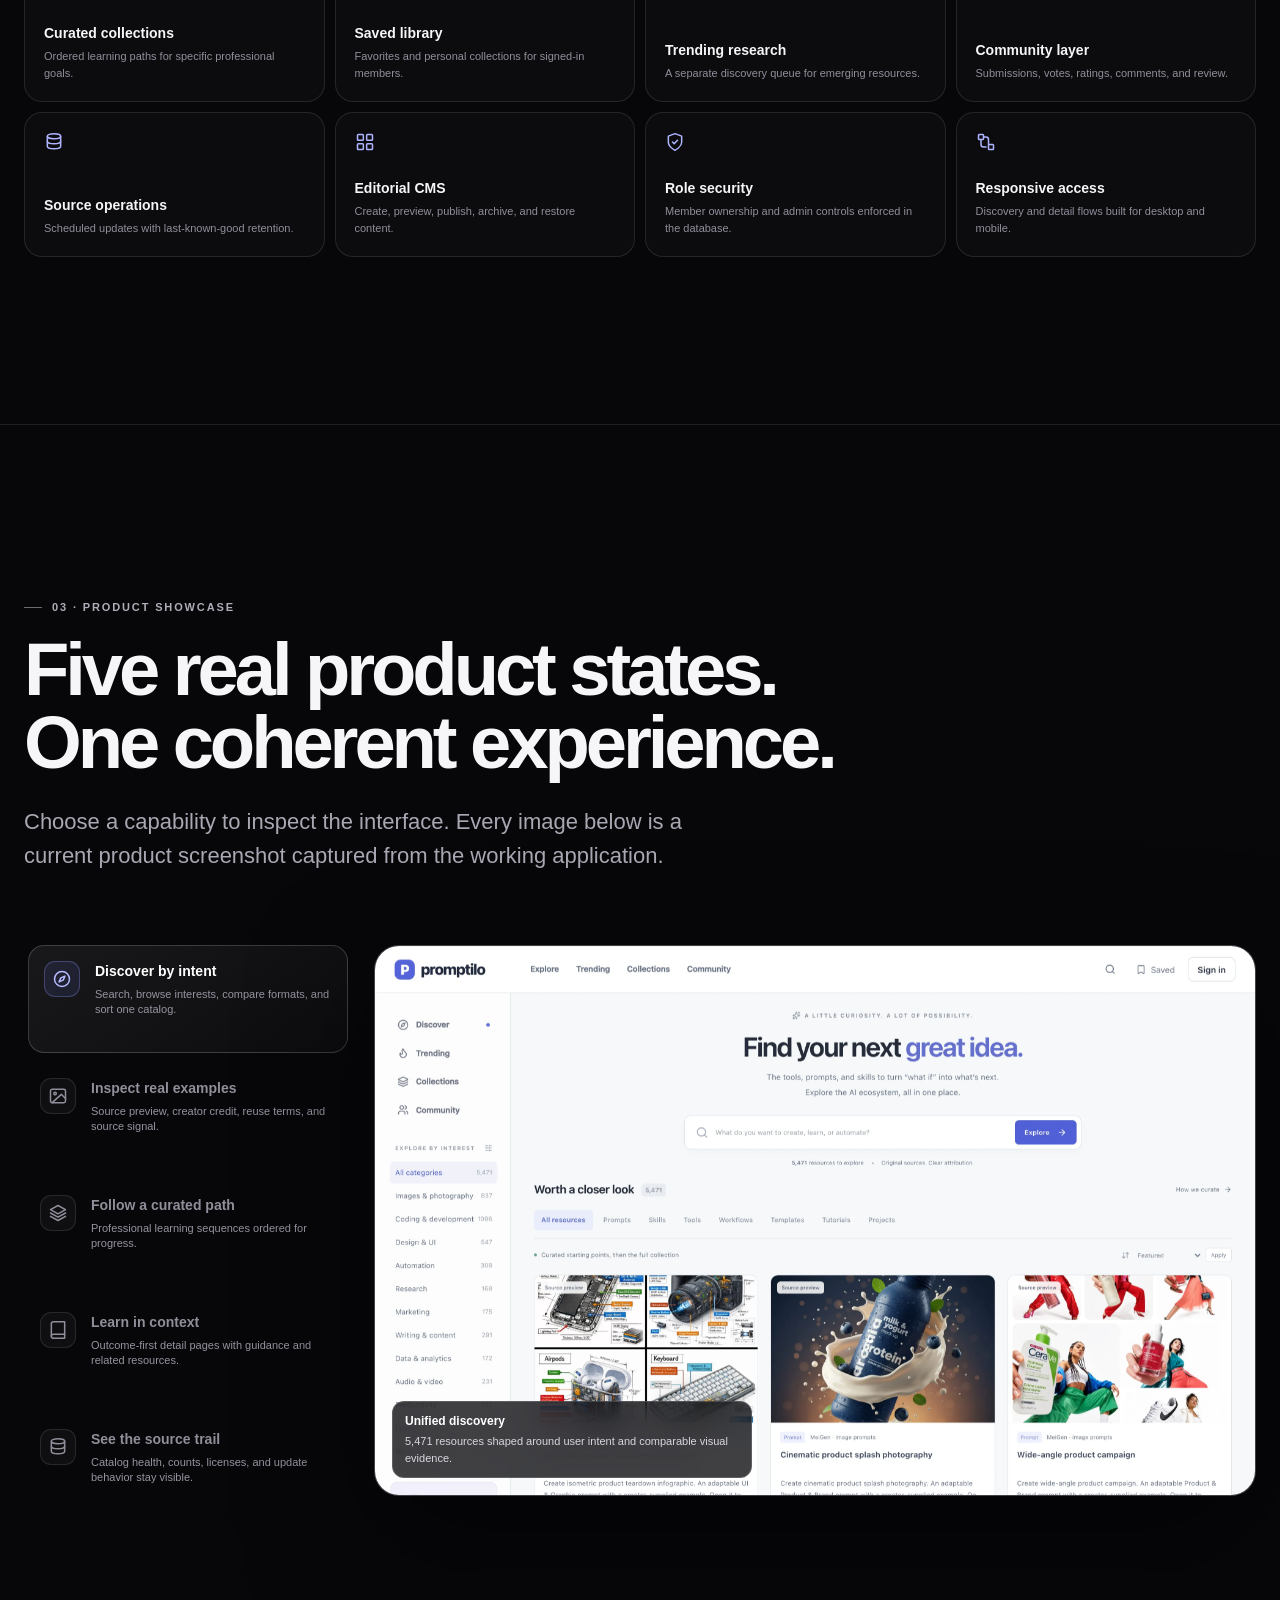
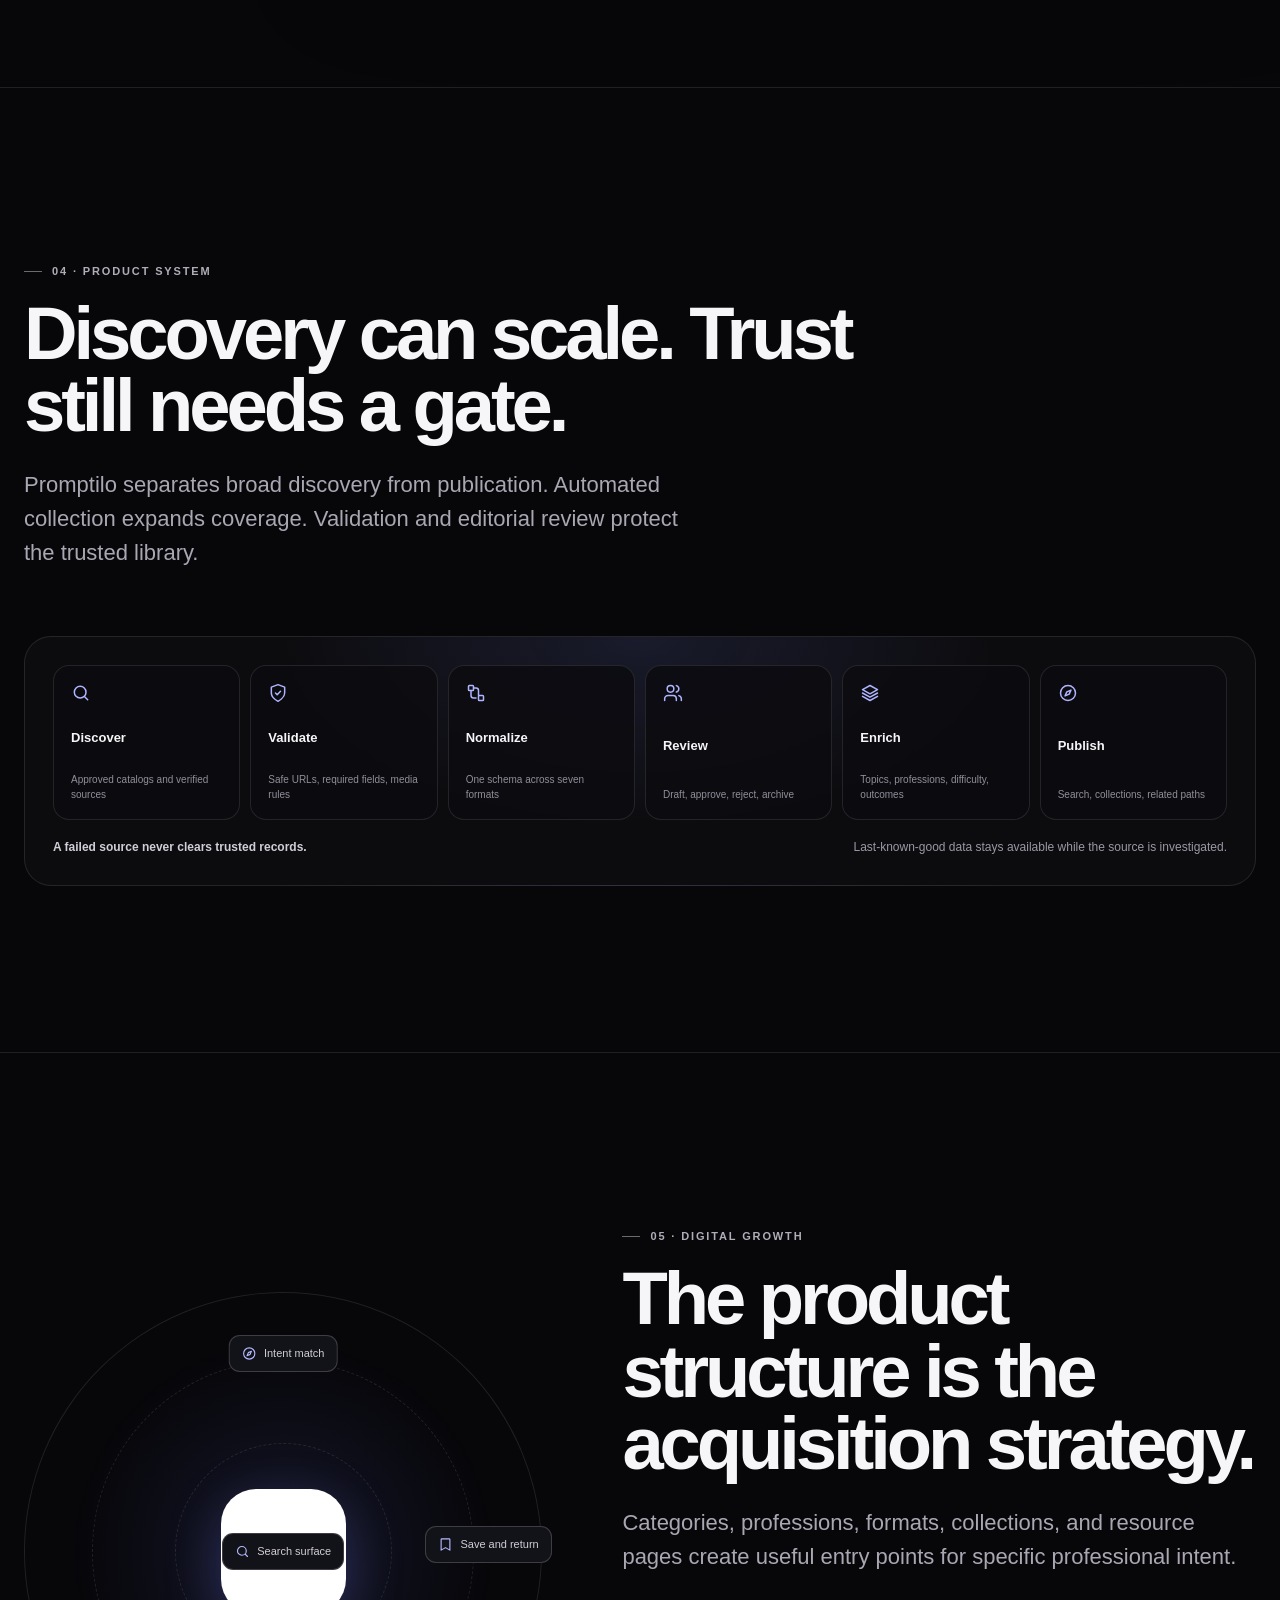
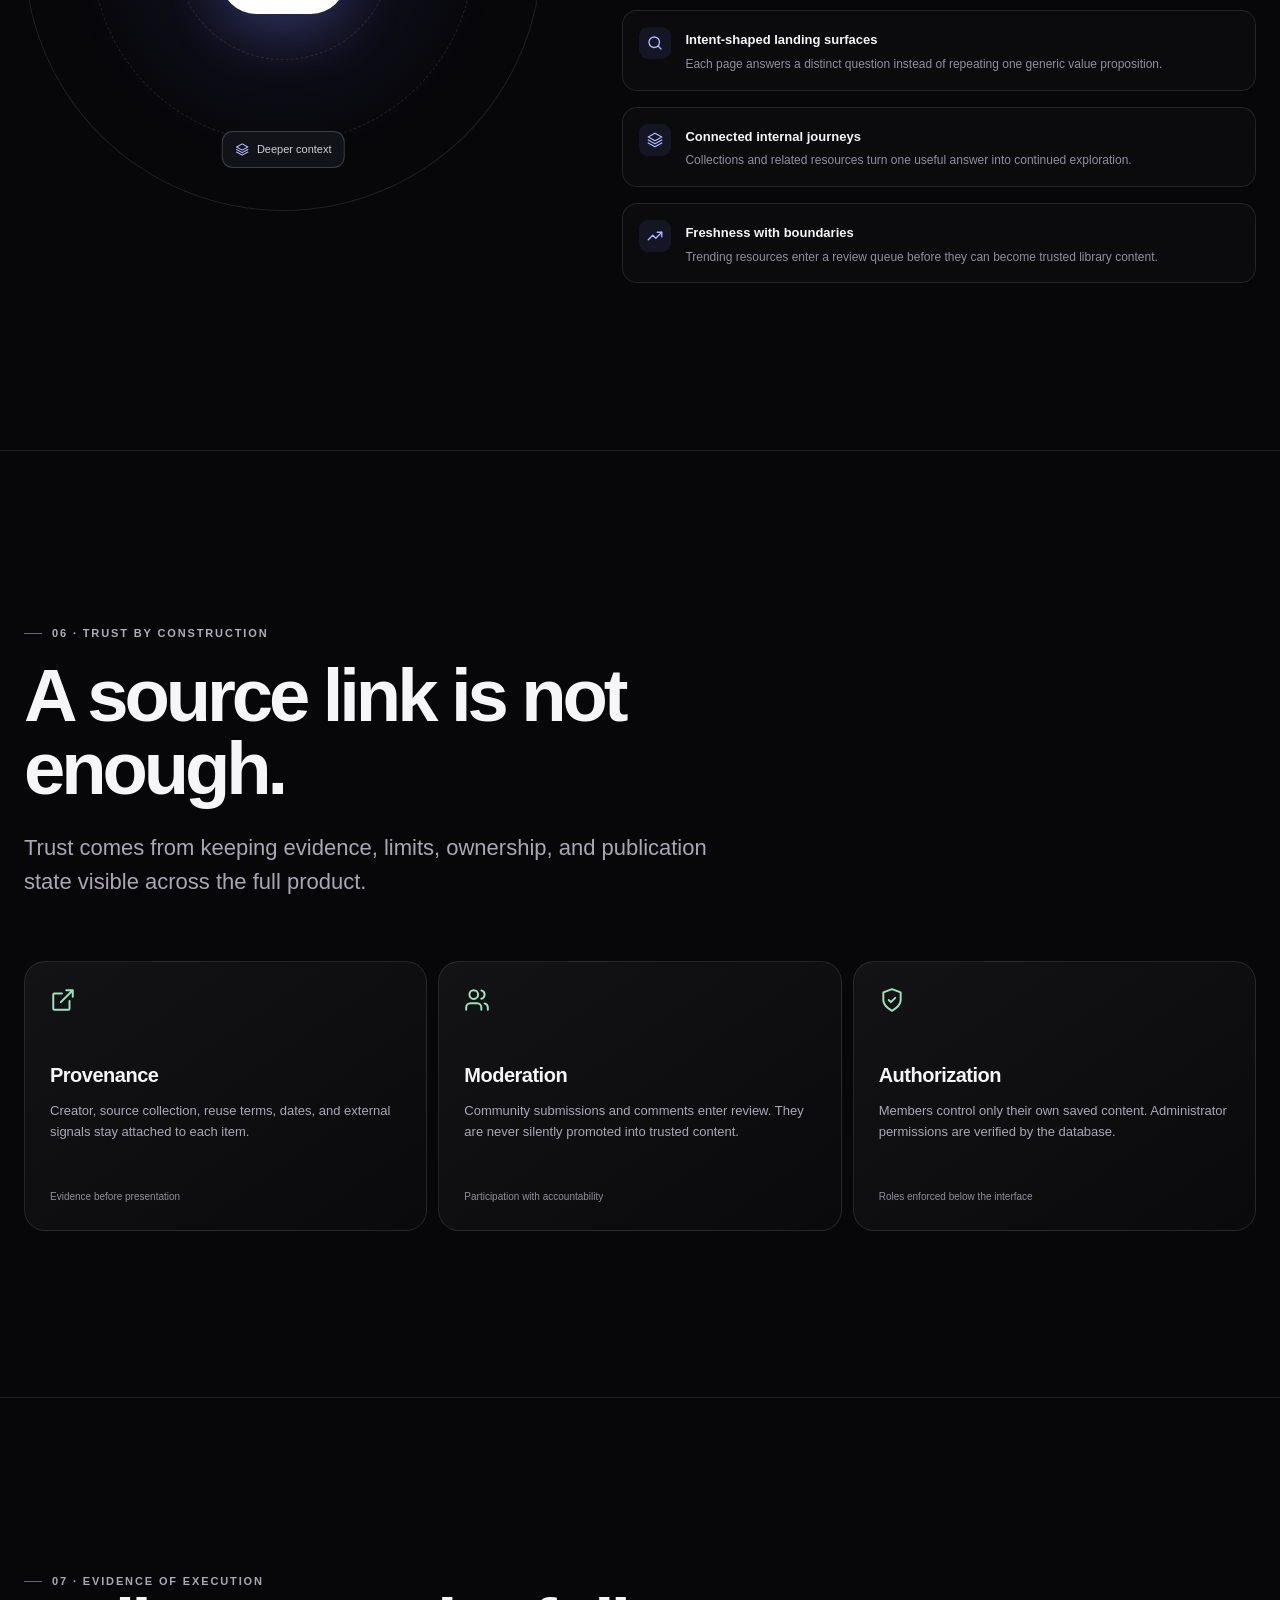
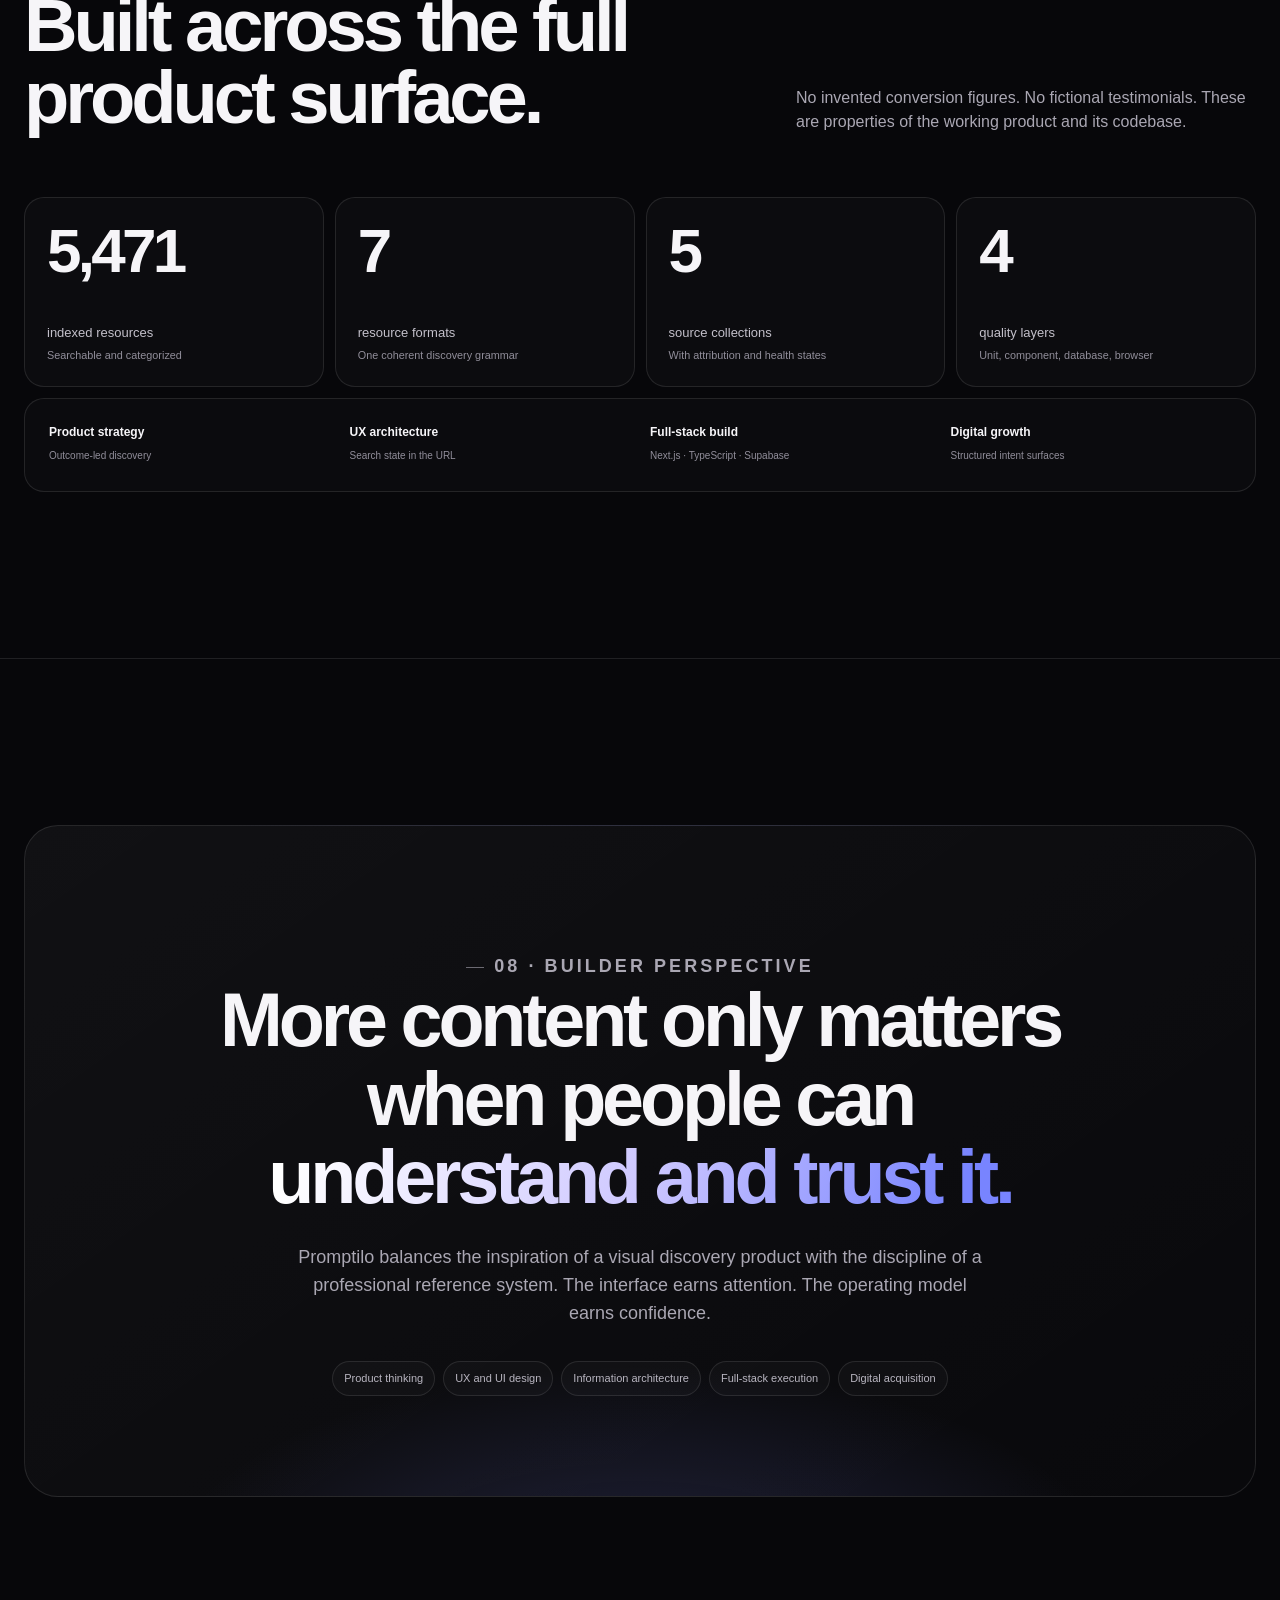
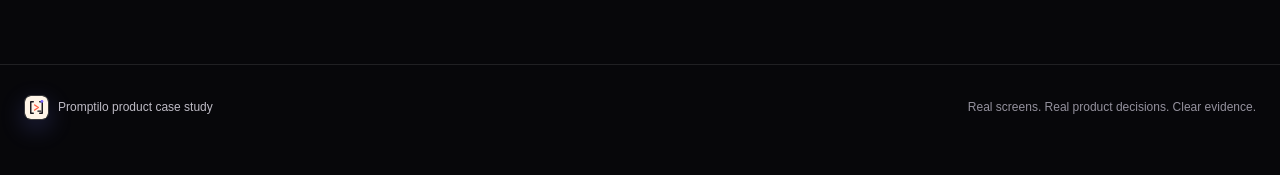
<file: projects/promptilo/index.html>
<!doctype html>
<html lang="en">
<head>
  <meta charset="utf-8">
  <meta name="viewport" content="width=device-width, initial-scale=1">
  <meta name="description" content="Promptilo product case study. A source-backed discovery platform for practical AI resources.">
  <meta name="theme-color" content="#07070a">
  <title>Promptilo | Product and Growth Case Study</title>
  <link rel="canonical" href="https://bettoumi.cv/projects/promptilo/" />
  <script type="application/ld+json">
  {
    "@context": "https://schema.org",
    "@graph": [
      {
        "@type": "WebPage",
        "@id": "https://bettoumi.cv/projects/promptilo/#webpage",
        "url": "https://bettoumi.cv/projects/promptilo/",
        "name": "Promptilo | Product and Growth Case Study",
        "description": "Promptilo product case study. A source-backed discovery platform for practical AI resources.",
        "isPartOf": {
          "@type": "WebSite",
          "@id": "https://bettoumi.cv/#website",
          "url": "https://bettoumi.cv/",
          "name": "Ismail Bettoumi"
        },
        "breadcrumb": {
          "@id": "https://bettoumi.cv/projects/promptilo/#breadcrumb"
        },
        "mainEntity": {
          "@id": "https://bettoumi.cv/projects/promptilo/#creativework"
        },
        "inLanguage": "en"
      },
      {
        "@type": "CreativeWork",
        "@id": "https://bettoumi.cv/projects/promptilo/#creativework",
        "name": "Promptilo",
        "headline": "Promptilo | Product and Growth Case Study",
        "description": "Promptilo product case study. A source-backed discovery platform for practical AI resources.",
        "url": "https://bettoumi.cv/projects/promptilo/",
        "creator": {
          "@type": "Person",
          "@id": "https://bettoumi.cv/#person",
          "name": "Ismail Bettoumi",
          "url": "https://bettoumi.cv/"
        }
      },
      {
        "@type": "BreadcrumbList",
        "@id": "https://bettoumi.cv/projects/promptilo/#breadcrumb",
        "itemListElement": [
          {
            "@type": "ListItem",
            "position": 1,
            "name": "Home",
            "item": "https://bettoumi.cv/"
          },
          {
            "@type": "ListItem",
            "position": 2,
            "name": "Projects",
            "item": "https://bettoumi.cv/#projects"
          },
          {
            "@type": "ListItem",
            "position": 3,
            "name": "Promptilo",
            "item": "https://bettoumi.cv/projects/promptilo/"
          }
        ]
      }
    ]
  }
  </script>
  <link rel="icon" type="image/svg+xml" href="/assets/logos/promptilo-new.svg" />
  <script>document.documentElement.classList.add('js')</script>
  <style>
    :root {
      color-scheme: dark;
      --bg: #07070a;
      --panel: #0e0e13;
      --panel-2: #14141b;
      --text: #f6f5f8;
      --muted: #aaa7b3;
      --quiet: #918e9a;
      --line: rgba(255,255,255,.10);
      --line-strong: rgba(255,255,255,.18);
      --accent: #7a82ff;
      --accent-2: #b3a2ff;
      --mint: #9ce4c1;
      --amber: #f7ca72;
      --max: 1240px;
      --ease: cubic-bezier(.2,.8,.2,1);
    }
    * { box-sizing: border-box; }
    html { scroll-behavior: smooth; overflow-x: clip; background: var(--bg); }
    body {
      margin: 0;
      overflow-x: clip;
      background:
        radial-gradient(900px 550px at 50% -160px, rgba(122,130,255,.16), transparent 70%),
        var(--bg);
      color: var(--text);
      font-family: Inter, ui-sans-serif, -apple-system, BlinkMacSystemFont, "Segoe UI", sans-serif;
      font-size: 16px;
      line-height: 1.55;
      -webkit-font-smoothing: antialiased;
    }
    body::before {
      content: "";
      position: fixed;
      inset: 0;
      z-index: 100;
      pointer-events: none;
      opacity: .022;
      background-image: url("data:image/svg+xml,%3Csvg viewBox='0 0 180 180' xmlns='http://www.w3.org/2000/svg'%3E%3Cfilter id='n'%3E%3CfeTurbulence type='fractalNoise' baseFrequency='.9' numOctaves='4' stitchTiles='stitch'/%3E%3C/filter%3E%3Crect width='100%25' height='100%25' filter='url(%23n)'/%3E%3C/svg%3E");
    }
    button, input { font: inherit; }
    button, a { color: inherit; }
    img { display: block; max-width: 100%; }
    ::selection { color: white; background: rgba(122,130,255,.55); }
    :focus-visible { outline: 2px solid #b9aeff; outline-offset: 4px; }
    .icon { width: 20px; height: 20px; fill: none; stroke: currentColor; stroke-width: 1.8; stroke-linecap: round; stroke-linejoin: round; }
    .skip-link { position: fixed; z-index: 200; left: 18px; top: -70px; padding: 12px 16px; border-radius: 12px; background: white; color: #0b0b0e; text-decoration: none; transition: top .2s ease; }
    .skip-link:focus { top: 18px; }
    .shell { width: min(calc(100% - 48px), var(--max)); margin-inline: auto; }
    .chapter { padding: clamp(100px, 13vw, 190px) 0; border-top: 1px solid var(--line); scroll-margin-top: 100px; }
    .eyebrow { display: inline-flex; align-items: center; gap: 10px; margin: 0 0 18px; color: #b0adb8; font-size: 11px; font-weight: 700; letter-spacing: .17em; text-transform: uppercase; }
    .eyebrow::before { content: ""; width: 18px; height: 1px; background: currentColor; opacity: .6; }
    .section-title { max-width: 850px; margin: 0; font-size: clamp(42px, 5.8vw, 78px); line-height: .98; letter-spacing: -.055em; font-weight: 650; }
    .section-lead { max-width: 690px; margin: 25px 0 0; color: var(--muted); font-size: clamp(18px, 2vw, 22px); line-height: 1.55; }
    .gradient-text { color: transparent; background: linear-gradient(110deg, white 4%, #cec8ff 50%, #7884ff 92%); background-clip: text; -webkit-background-clip: text; }

    .topbar-wrap { position: fixed; z-index: 90; inset: 18px 0 auto; pointer-events: none; }
    .topbar { pointer-events: auto; position: relative; width: min(calc(100% - 32px), 1180px); height: 64px; margin: auto; padding: 0 12px 0 17px; display: flex; align-items: center; justify-content: space-between; border: 1px solid var(--line); border-radius: 19px; background: rgba(12,12,16,.8); box-shadow: 0 20px 65px rgba(0,0,0,.32); backdrop-filter: blur(24px) saturate(145%); }
    .brand { min-width: 44px; min-height: 44px; display: inline-flex; align-items: center; gap: 10px; text-decoration: none; font-weight: 720; letter-spacing: -.02em; }
    .brand-mark { width: 31px; height: 31px; display: grid; place-items: center; border-radius: 9px; background: linear-gradient(145deg, #8690ff, #5964eb); box-shadow: inset 0 1px rgba(255,255,255,.28), 0 8px 25px rgba(122,130,255,.24); font-weight: 820; }
    .brand-badge-img { width: 31px; height: 31px; border-radius: 9px; object-fit: cover; box-shadow: 0 8px 25px rgba(122,130,255,.24); border: 0.5px solid rgba(255,255,255,.2); }
    .nav-links { display: flex; align-items: center; gap: 4px; }
    .nav-links a { padding: 8px 11px; border-radius: 9px; color: #aaa7b2; font-size: 13px; text-decoration: none; transition: color .2s ease, background .2s ease; }
    .nav-links a:hover, .nav-links a.active { color: white; background: rgba(255,255,255,.06); }
    .command-button { min-width: 44px; min-height: 44px; padding: 0 12px; display: inline-flex; align-items: center; justify-content: center; gap: 9px; border: 1px solid var(--line-strong); border-radius: 12px; background: rgba(255,255,255,.055); cursor: pointer; transition: transform .2s var(--ease), background .2s ease; }
    .command-button:hover { transform: translateY(-1px); background: rgba(255,255,255,.095); }
    .command-button span { color: #cbc8d1; font-size: 13px; }
    kbd { padding: 2px 7px; border: 1px solid var(--line-strong); border-radius: 6px; background: rgba(255,255,255,.05); color: #dbd8e0; font-family: inherit; font-size: 11px; }
    .progress { position: absolute; left: 18px; right: 18px; bottom: -1px; height: 1px; overflow: hidden; }
    .progress span { display: block; width: 100%; height: 100%; transform: scaleX(0); transform-origin: left; background: linear-gradient(90deg, var(--accent), var(--accent-2)); }

    .hero { min-height: 100svh; padding: 154px 0 90px; display: flex; align-items: center; text-align: center; }
    .hero .eyebrow { justify-content: center; }
    .hero h1 { max-width: 1060px; margin: 0 auto; font-size: clamp(60px, 8.4vw, 118px); line-height: .9; letter-spacing: -.073em; font-weight: 650; }
    .hero-copy { max-width: 750px; margin: 30px auto 0; color: var(--muted); font-size: clamp(18px, 2vw, 23px); }
    .hero-actions { margin-top: 34px; display: flex; justify-content: center; flex-wrap: wrap; gap: 10px; }
    .primary-button, .secondary-button { min-height: 48px; padding: 0 18px; display: inline-flex; align-items: center; justify-content: center; gap: 9px; border-radius: 13px; text-decoration: none; font-size: 14px; font-weight: 680; transition: transform .2s var(--ease), background .2s ease; }
    .primary-button { background: #f5f4f7; color: #0e0e12; box-shadow: 0 10px 34px rgba(255,255,255,.1); }
    .secondary-button { border: 1px solid var(--line); background: rgba(255,255,255,.035); color: #d2cfd8; }
    .primary-button:hover, .secondary-button:hover { transform: translateY(-2px); }
    .product-frame { position: relative; margin-top: 82px; padding: 10px; border: 1px solid rgba(255,255,255,.15); border-radius: 25px; background: linear-gradient(145deg, rgba(255,255,255,.13), rgba(255,255,255,.025)); box-shadow: 0 55px 150px rgba(0,0,0,.58); }
    .product-frame::before { content: ""; position: absolute; z-index: -1; inset: 8% 12%; background: rgba(102,112,255,.28); filter: blur(110px); }
    .frame-bar { height: 42px; padding: 0 12px; display: flex; align-items: center; gap: 7px; color: #888591; font-size: 11px; }
    .frame-dot { width: 8px; height: 8px; border-radius: 50%; background: #46434d; }
    .frame-label { margin-left: 8px; padding: 6px 10px; flex: 1; border-radius: 8px; background: rgba(0,0,0,.22); text-align: left; }
    .product-frame img { width: 100%; height: auto; border-radius: 15px; background: #f6f7fa; }
    .hero-proof { margin-top: 25px; display: flex; justify-content: center; flex-wrap: wrap; gap: 9px; }
    .proof-pill { padding: 8px 11px; display: inline-flex; align-items: center; gap: 8px; border: 1px solid var(--line); border-radius: 999px; color: #bdbac5; background: rgba(255,255,255,.025); font-size: 12px; }
    .proof-pill .icon { width: 15px; height: 15px; color: var(--mint); }

    .problem-grid { display: grid; grid-template-columns: 1fr .85fr; gap: 90px; align-items: end; }
    .problem-stats { display: grid; gap: 10px; }
    .problem-stat { min-height: 125px; padding: 22px; display: grid; grid-template-columns: auto 1fr; align-items: center; gap: 18px; border: 1px solid var(--line); border-radius: 19px; background: linear-gradient(145deg, rgba(255,255,255,.055), rgba(255,255,255,.014)); }
    .problem-stat strong { min-width: 82px; font-size: 42px; line-height: 1; letter-spacing: -.05em; }
    .problem-stat span { color: var(--muted); font-size: 14px; }
    .decision { margin-top: 34px; padding-left: 20px; border-left: 2px solid var(--accent); color: #cfccd5; font-size: 17px; }

    .feature-index { margin-top: 64px; display: grid; grid-template-columns: repeat(4, 1fr); gap: 10px; }
    .feature-item { min-height: 145px; padding: 19px; display: flex; flex-direction: column; justify-content: space-between; border: 1px solid var(--line); border-radius: 18px; background: rgba(255,255,255,.025); transition: transform .24s var(--ease), border-color .24s ease, background .24s ease; }
    .feature-item:hover { transform: translateY(-4px); border-color: rgba(154,146,255,.34); background: rgba(122,130,255,.05); }
    .feature-item .icon { color: #aeb4ff; }
    .feature-item b { display: block; font-size: 14px; }
    .feature-item small { display: block; margin-top: 4px; color: var(--quiet); font-size: 11px; }

    .feature-theater { margin-top: 72px; display: grid; grid-template-columns: 320px 1fr; gap: 30px; align-items: start; }
    .feature-tabs { display: grid; gap: 9px; }
    .feature-tab { width: 100%; min-height: 108px; padding: 15px; display: grid; grid-template-columns: 38px 1fr; gap: 13px; align-items: start; border: 1px solid transparent; border-radius: 16px; background: transparent; color: var(--quiet); text-align: left; cursor: pointer; transition: color .25s ease, border-color .25s ease, background .25s ease, transform .25s var(--ease); }
    .feature-tab:hover { color: #d5d2dc; background: rgba(255,255,255,.025); }
    .feature-tab[aria-selected="true"] { color: white; border-color: var(--line-strong); background: linear-gradient(145deg, rgba(255,255,255,.075), rgba(255,255,255,.025)); transform: translateX(4px); }
    .tab-icon { width: 36px; height: 36px; display: grid; place-items: center; border: 1px solid var(--line); border-radius: 11px; background: rgba(255,255,255,.035); }
    .feature-tab[aria-selected="true"] .tab-icon { color: #b7bcff; border-color: rgba(146,153,255,.3); background: rgba(122,130,255,.1); }
    .feature-tab strong { display: block; font-size: 14px; }
    .feature-tab small { display: block; margin-top: 4px; color: #96939f; font-size: 11px; line-height: 1.45; }
    .feature-stage { position: sticky; top: 115px; min-width: 0; aspect-ratio: 16 / 10; overflow: hidden; border: 1px solid var(--line-strong); border-radius: 25px; background: #17171d; box-shadow: 0 45px 120px rgba(0,0,0,.52); }
    .feature-stage::before { content: ""; position: absolute; z-index: 3; inset: 0; pointer-events: none; border-radius: inherit; box-shadow: inset 0 0 0 8px rgba(255,255,255,.035); }
    .feature-panel { position: absolute; inset: 0; opacity: 0; transform: scale(.985); filter: blur(5px); pointer-events: none; transition: opacity .72s var(--ease), transform .72s var(--ease), filter .72s var(--ease); }
    .feature-panel[aria-hidden="false"] { opacity: 1; transform: scale(1); filter: blur(0); pointer-events: auto; }
    .feature-panel img { width: 100%; height: 100%; object-fit: cover; object-position: top center; }
    .stage-caption { position: absolute; z-index: 4; left: 17px; bottom: 17px; max-width: 360px; padding: 10px 12px; border: 1px solid rgba(255,255,255,.16); border-radius: 12px; background: rgba(11,11,15,.78); backdrop-filter: blur(16px); color: #d9d6df; font-size: 11px; }
    .stage-caption b { display: block; margin-bottom: 2px; color: white; font-size: 12px; }

    .system-board { margin-top: 66px; padding: 28px; overflow: hidden; border: 1px solid var(--line); border-radius: 27px; background: radial-gradient(500px 260px at 50% 0%, rgba(122,130,255,.12), transparent 72%), rgba(255,255,255,.022); }
    .pipeline { display: grid; grid-template-columns: repeat(6, 1fr); gap: 10px; }
    .pipeline-node { min-height: 155px; padding: 17px; display: flex; flex-direction: column; justify-content: space-between; border: 1px solid var(--line); border-radius: 16px; background: rgba(12,12,17,.88); }
    .pipeline-node .icon { color: #aeb4ff; }
    .pipeline-node b { font-size: 13px; }
    .pipeline-node small { color: var(--quiet); font-size: 10px; line-height: 1.45; }
    .system-note { margin-top: 18px; display: flex; justify-content: space-between; gap: 20px; color: #9b98a4; font-size: 12px; }
    .system-note strong { color: #d1ced7; }

    .growth-grid { display: grid; grid-template-columns: .9fr 1.1fr; gap: 80px; align-items: center; }
    .growth-map { position: relative; aspect-ratio: 1; display: grid; place-items: center; border: 1px solid var(--line); border-radius: 50%; background: radial-gradient(circle, rgba(122,130,255,.13), transparent 58%); }
    .growth-map::before, .growth-map::after { content: ""; position: absolute; inset: 13%; border: 1px dashed rgba(255,255,255,.1); border-radius: 50%; }
    .growth-map::after { inset: 29%; }
    .growth-core { width: 125px; height: 125px; display: grid; place-items: center; border-radius: 35px; background: white; color: #101014; box-shadow: 0 18px 55px rgba(122,130,255,.28); text-align: center; font-weight: 780; line-height: 1.15; }
    .growth-node { position: absolute; padding: 9px 12px; display: flex; align-items: center; gap: 7px; border: 1px solid var(--line-strong); border-radius: 11px; background: #121219; color: #d0cdd6; font-size: 11px; }
    .growth-node .icon { width: 15px; height: 15px; color: #b5baff; }
    .growth-node:nth-of-type(2) { top: 8%; left: 50%; transform: translateX(-50%); }
    .growth-node:nth-of-type(3) { right: -2%; top: 45%; }
    .growth-node:nth-of-type(4) { bottom: 8%; left: 50%; transform: translateX(-50%); }
    .growth-node:nth-of-type(5) { left: -2%; top: 45%; }
    .growth-list { margin-top: 36px; display: grid; gap: 16px; }
    .growth-point { padding: 16px; display: grid; grid-template-columns: 34px 1fr; gap: 12px; border: 1px solid var(--line); border-radius: 15px; background: rgba(255,255,255,.02); }
    .growth-point > .icon { padding: 7px; width: 32px; height: 32px; border-radius: 9px; background: rgba(122,130,255,.09); color: #aeb4ff; }
    .growth-point b { font-size: 13px; }
    .growth-point p { margin: 3px 0 0; color: var(--quiet); font-size: 12px; }

    .trust-grid { margin-top: 62px; display: grid; grid-template-columns: repeat(3, 1fr); gap: 11px; }
    .trust-card { min-height: 270px; padding: 25px; display: flex; flex-direction: column; justify-content: space-between; border: 1px solid var(--line); border-radius: 21px; background: linear-gradient(145deg, rgba(255,255,255,.05), rgba(255,255,255,.015)); }
    .trust-card .icon { width: 26px; height: 26px; color: var(--mint); }
    .trust-card h3 { margin: 0; font-size: 20px; letter-spacing: -.025em; }
    .trust-card p { margin: 10px 0 0; color: var(--muted); font-size: 13px; }
    .trust-card small { color: var(--quiet); font-size: 10px; }

    .evidence-head { display: flex; justify-content: space-between; align-items: end; gap: 50px; }
    .evidence-head p { max-width: 460px; margin: 0; color: var(--muted); }
    .metric-grid { margin-top: 62px; display: grid; grid-template-columns: repeat(4, 1fr); gap: 11px; }
    .metric { min-height: 190px; padding: 22px; display: flex; flex-direction: column; justify-content: space-between; border: 1px solid var(--line); border-radius: 20px; background: rgba(255,255,255,.025); }
    .metric strong { font-size: clamp(40px, 5vw, 62px); line-height: 1; letter-spacing: -.06em; }
    .metric span { color: #c3c0ca; font-size: 13px; }
    .metric small { display: block; margin-top: 4px; color: var(--quiet); }
    .discipline-row { margin-top: 11px; padding: 24px; display: grid; grid-template-columns: repeat(4, 1fr); gap: 20px; border: 1px solid var(--line); border-radius: 20px; background: rgba(255,255,255,.018); }
    .discipline-row b { display: block; font-size: 12px; }
    .discipline-row span { color: var(--quiet); font-size: 10px; }

    .reflection { text-align: center; }
    .reflection-card { padding: clamp(56px, 8vw, 100px) 30px; border: 1px solid var(--line); border-radius: 34px; background: radial-gradient(700px 330px at 50% 115%, rgba(122,130,255,.2), transparent 70%), linear-gradient(145deg, rgba(255,255,255,.045), rgba(255,255,255,.012)); }
    .reflection h2 { max-width: 920px; margin: 0 auto; font-size: clamp(38px, 5.9vw, 78px); line-height: 1.04; letter-spacing: -.055em; font-weight: 630; }
    .reflection p { max-width: 690px; margin: 27px auto 0; color: var(--muted); font-size: 18px; }
    .role-tags { margin-top: 34px; display: flex; justify-content: center; flex-wrap: wrap; gap: 8px; }
    .role-tag { padding: 8px 11px; border: 1px solid var(--line); border-radius: 999px; color: #b8b5c0; background: rgba(255,255,255,.025); font-size: 11px; }

    footer { padding: 30px 0 55px; border-top: 1px solid var(--line); color: #94919d; font-size: 12px; }
    .footer-inner { display: flex; justify-content: space-between; align-items: center; gap: 20px; }
    .footer-brand { display: flex; align-items: center; gap: 9px; color: #bebbc5; }
    .footer-brand .brand-mark { width: 27px; height: 27px; border-radius: 8px; font-size: 12px; }
    .footer-brand .brand-badge-img { width: 25px; height: 25px; border-radius: 7px; object-fit: cover; }

    dialog { width: min(calc(100% - 28px), 600px); padding: 0; overflow: hidden; border: 1px solid rgba(255,255,255,.16); border-radius: 22px; background: #15151c; color: white; box-shadow: 0 45px 150px rgba(0,0,0,.72); }
    dialog::backdrop { background: rgba(0,0,0,.68); backdrop-filter: blur(9px); }
    .command-search { padding: 17px; display: flex; align-items: center; gap: 11px; border-bottom: 1px solid var(--line); }
    .command-search .icon { color: #9a97a2; }
    .command-search input { width: 100%; border: 0; outline: 0; background: transparent; color: white; font-size: 16px; }
    .command-search input::placeholder { color: #918e9a; }
    .command-list { padding: 9px; max-height: 460px; overflow: auto; }
    .command-list a { padding: 12px; display: flex; align-items: center; gap: 12px; border-radius: 12px; color: #c4c1cb; text-decoration: none; }
    .command-list a:hover, .command-list a:focus { color: white; background: rgba(255,255,255,.06); outline: none; }
    .command-list .icon { width: 18px; height: 18px; color: #aeb4ff; }
    .command-list small { display: block; color: #96939f; font-size: 10px; }
    .command-footer { padding: 10px 14px; display: flex; justify-content: space-between; color: #96939f; background: rgba(0,0,0,.15); font-size: 10px; }

    html.js .reveal { opacity: 0; transform: translateY(22px); transition: opacity .8s var(--ease), transform .8s var(--ease); }
    html.js .reveal.in-view { opacity: 1; transform: none; }

    @media (max-width: 1100px) {
      .feature-index { grid-template-columns: repeat(3, 1fr); }
      .feature-theater { grid-template-columns: 280px 1fr; }
      .pipeline { grid-template-columns: repeat(3, 1fr); }
      .metric-grid { grid-template-columns: repeat(2, 1fr); }
    }
    @media (max-width: 980px) {
      .nav-links { display: none; }
      .chapter { padding: 115px 0; }
      .problem-grid, .growth-grid { grid-template-columns: 1fr; }
      .problem-stats { margin-top: 25px; grid-template-columns: repeat(3, 1fr); }
      .problem-stat { min-height: 150px; display: flex; flex-direction: column; align-items: flex-start; }
      .feature-index { grid-template-columns: repeat(2, 1fr); }
      .feature-theater { grid-template-columns: 1fr; }
      .feature-tabs { grid-template-columns: repeat(5, minmax(210px, 1fr)); overflow-x: auto; padding: 0 1px 8px; scroll-snap-type: x mandatory; }
      .feature-tab { scroll-snap-align: start; }
      .feature-stage { position: relative; top: auto; grid-row: 1; }
      .growth-map { width: min(600px, 92%); margin: 0 auto; }
      .trust-grid { grid-template-columns: 1fr 1fr; }
      .evidence-head { display: block; }
      .evidence-head p { margin-top: 24px; }
    }
    @media (max-width: 640px) {
      .shell { width: min(calc(100% - 30px), var(--max)); }
      .topbar-wrap { top: 10px; }
      .topbar { width: calc(100% - 20px); height: 58px; border-radius: 17px; }
      .brand span:last-child, .command-button span { display: none; }
      .hero { min-height: auto; padding-top: 130px; }
      .hero h1 { font-size: clamp(54px, 17vw, 76px); }
      .hero-copy { font-size: 17px; }
      .product-frame { margin-top: 60px; padding: 5px; border-radius: 16px; }
      .frame-bar { height: 31px; }
      .product-frame img { border-radius: 10px; }
      .section-title { font-size: clamp(40px, 12vw, 57px); }
      .section-lead { font-size: 17px; }
      .problem-stats { grid-template-columns: 1fr; }
      .problem-stat { min-height: 105px; flex-direction: row; align-items: center; }
      .feature-index { grid-template-columns: 1fr 1fr; }
      .feature-item { min-height: 135px; padding: 16px; }
      .feature-stage { border-radius: 17px; }
      .stage-caption { left: 10px; right: 10px; bottom: 10px; max-width: none; }
      .feature-tabs { grid-template-columns: repeat(5, minmax(185px, 1fr)); }
      .feature-tab { min-height: 98px; }
      .pipeline { grid-template-columns: 1fr 1fr; }
      .pipeline-node { min-height: 138px; }
      .system-note { display: block; }
      .system-note span { display: block; margin-top: 7px; }
      .growth-map { width: 100%; }
      .growth-node { font-size: 9px; padding: 7px; }
      .trust-grid { grid-template-columns: 1fr; }
      .trust-card { min-height: 220px; }
      .metric-grid { grid-template-columns: 1fr; }
      .metric { min-height: 155px; }
      .discipline-row { grid-template-columns: 1fr 1fr; }
      .reflection-card { padding-inline: 20px; border-radius: 27px; }
      .footer-inner { flex-direction: column; align-items: flex-start; }
    }
    @media (prefers-reduced-motion: reduce) {
      html { scroll-behavior: auto; }
      *, *::before, *::after { animation-duration: .01ms !important; animation-iteration-count: 1 !important; transition-duration: .01ms !important; }
      html.js .reveal { opacity: 1; transform: none; }
      .feature-panel { filter: none; transform: none; }
    }
    @media print {
      html.js .reveal { opacity: 1 !important; transform: none !important; }
      .topbar-wrap { position: static; }
    }
    .back-to-portfolio-btn{position:fixed;bottom:24px;left:50%;transform:translateX(-50%);z-index:9999;display:inline-flex;align-items:center;gap:9px;padding:10px 20px;border-radius:9999px;background:rgba(14,14,19,.85);backdrop-filter:blur(16px);-webkit-backdrop-filter:blur(16px);border:1px solid rgba(255,255,255,.16);color:#f5f5f7;font-family:Inter,ui-sans-serif,-apple-system,BlinkMacSystemFont,"Segoe UI",sans-serif;font-size:13px;font-weight:600;text-decoration:none;letter-spacing:-.01em;box-shadow:0 10px 30px rgba(0,0,0,.5),0 0 0 1px rgba(255,255,255,.05);transition:transform .25s cubic-bezier(.16,1,.3,1),background-color .25s,border-color .25s,box-shadow .25s,color .25s;cursor:pointer;white-space:nowrap;user-select:none;-webkit-user-select:none}.back-to-portfolio-btn:hover{background:rgba(26,26,38,.95);border-color:rgba(255,255,255,.35);color:#fff;transform:translateX(-50%) translateY(-2px);box-shadow:0 14px 40px rgba(0,0,0,.65),0 0 20px rgba(255,255,255,.1)}.back-to-portfolio-btn:active{transform:translateX(-50%) translateY(0);background:rgba(14,14,19,.95)}.back-to-portfolio-btn:focus-visible{outline:2px solid var(--accent,#7a82ff);outline-offset:3px}.back-to-portfolio-icon{width:15px;height:15px;flex-shrink:0;transition:transform .2s cubic-bezier(.16,1,.3,1)}.back-to-portfolio-btn:hover .back-to-portfolio-icon{transform:translateX(-3px)}@media(max-width:640px){.back-to-portfolio-btn{bottom:max(16px,env(safe-area-inset-bottom,16px));padding:9px 16px;font-size:12px;gap:7px}.back-to-portfolio-icon{width:14px;height:14px}}@media(prefers-reduced-motion:reduce){.back-to-portfolio-btn{transition:none!important}.back-to-portfolio-btn:hover{transform:translateX(-50%)!important}.back-to-portfolio-btn:hover .back-to-portfolio-icon{transform:none!important}}
  </style>
</head>
<body>
  <svg width="0" height="0" style="position:absolute" aria-hidden="true">
    <symbol id="icon-search" viewBox="0 0 24 24"><circle cx="11" cy="11" r="7"></circle><path d="m20 20-3.6-3.6"></path></symbol>
    <symbol id="icon-compass" viewBox="0 0 24 24"><circle cx="12" cy="12" r="9"></circle><path d="m15.5 8.5-2.1 4.9-4.9 2.1 2.1-4.9 4.9-2.1Z"></path></symbol>
    <symbol id="icon-layers" viewBox="0 0 24 24"><path d="m12 3 9 5-9 5-9-5 9-5Z"></path><path d="m3 12 9 5 9-5M3 16l9 5 9-5"></path></symbol>
    <symbol id="icon-image" viewBox="0 0 24 24"><rect x="3" y="4" width="18" height="16" rx="2"></rect><circle cx="8.5" cy="9" r="1.5"></circle><path d="m21 15-5-5L5 20"></path></symbol>
    <symbol id="icon-book" viewBox="0 0 24 24"><path d="M4 19.5A2.5 2.5 0 0 1 6.5 17H20"></path><path d="M6.5 2H20v20H6.5A2.5 2.5 0 0 1 4 19.5v-15A2.5 2.5 0 0 1 6.5 2Z"></path></symbol>
    <symbol id="icon-shield" viewBox="0 0 24 24"><path d="M12 22s8-4 8-10V5l-8-3-8 3v7c0 6 8 10 8 10Z"></path><path d="m9 12 2 2 4-4"></path></symbol>
    <symbol id="icon-database" viewBox="0 0 24 24"><ellipse cx="12" cy="5" rx="8" ry="3"></ellipse><path d="M4 5v6c0 1.7 3.6 3 8 3s8-1.3 8-3V5"></path><path d="M4 11v6c0 1.7 3.6 3 8 3s8-1.3 8-3v-6"></path></symbol>
    <symbol id="icon-users" viewBox="0 0 24 24"><path d="M16 21v-2a4 4 0 0 0-4-4H6a4 4 0 0 0-4 4v2"></path><circle cx="9" cy="7" r="4"></circle><path d="M22 21v-2a4 4 0 0 0-3-3.87M16 3.13a4 4 0 0 1 0 7.75"></path></symbol>
    <symbol id="icon-bookmark" viewBox="0 0 24 24"><path d="M6 3h12a1 1 0 0 1 1 1v17l-7-4-7 4V4a1 1 0 0 1 1-1Z"></path></symbol>
    <symbol id="icon-trending" viewBox="0 0 24 24"><path d="m3 17 6-6 4 4 8-8"></path><path d="M15 7h6v6"></path></symbol>
    <symbol id="icon-grid" viewBox="0 0 24 24"><rect x="3" y="3" width="7" height="7" rx="1"></rect><rect x="14" y="3" width="7" height="7" rx="1"></rect><rect x="3" y="14" width="7" height="7" rx="1"></rect><rect x="14" y="14" width="7" height="7" rx="1"></rect></symbol>
    <symbol id="icon-workflow" viewBox="0 0 24 24"><rect x="3" y="3" width="6" height="6" rx="1"></rect><rect x="15" y="15" width="6" height="6" rx="1"></rect><path d="M9 6h3a3 3 0 0 1 3 3v6M12 18H9a3 3 0 0 1-3-3V9"></path></symbol>
    <symbol id="icon-sparkles" viewBox="0 0 24 24"><path d="m12 3-1.2 3.8L7 8l3.8 1.2L12 13l1.2-3.8L17 8l-3.8-1.2L12 3Z"></path><path d="m19 14-.8 2.2L16 17l2.2.8L19 20l.8-2.2L22 17l-2.2-.8L19 14ZM5 14l-.8 2.2L2 17l2.2.8L5 20l.8-2.2L8 17l-2.2-.8L5 14Z"></path></symbol>
    <symbol id="icon-filter" viewBox="0 0 24 24"><path d="M4 5h16M7 12h10M10 19h4"></path></symbol>
    <symbol id="icon-external" viewBox="0 0 24 24"><path d="M15 3h6v6M10 14 21 3"></path><path d="M18 13v7a1 1 0 0 1-1 1H4a1 1 0 0 1-1-1V7a1 1 0 0 1 1-1h7"></path></symbol>
    <symbol id="icon-check" viewBox="0 0 24 24"><circle cx="12" cy="12" r="9"></circle><path d="m8 12 2.5 2.5L16 9"></path></symbol>
    <symbol id="icon-command" viewBox="0 0 24 24"><path d="M9 6V5a3 3 0 1 0-3 3h12a3 3 0 1 0-3-3v14a3 3 0 1 0 3-3H6a3 3 0 1 0 3 3V6Z"></path></symbol>
  </svg>

  <a class="skip-link" href="#main-content">Skip to case study</a>
  <div class="topbar-wrap">
    <header class="topbar" aria-label="Case study navigation">
      <a class="brand" href="#top" aria-label="Promptilo case study, back to top"><img src="/assets/logos/promptilo-new.svg" alt="Promptilo Logo" class="brand-badge-img" width="31" height="31"><span>promptilo</span></a>
      <nav class="nav-links" aria-label="Chapters"><a href="#problem">Problem</a><a href="#capabilities">Capabilities</a><a href="#features">Product</a><a href="#system">System</a><a href="#evidence">Evidence</a></nav>
      <button class="command-button" type="button" data-open-command aria-haspopup="dialog" aria-label="Open case study navigator"><svg class="icon" aria-hidden="true"><use href="#icon-command"></use></svg><span>Explore case study</span><kbd>⌘ K</kbd></button>
      <div class="progress" aria-hidden="true"><span id="progress-bar"></span></div>
    </header>
  </div>

  <main id="main-content">
    <section class="hero" id="top" aria-labelledby="hero-title">
      <div class="shell">
        <p class="eyebrow reveal">Product strategy · UX · Engineering · Growth</p>
        <h1 id="hero-title" class="reveal">A better way to find <span class="gradient-text">what AI can do.</span></h1>
        <p class="hero-copy reveal">Promptilo turns thousands of scattered prompts, skills, tools, workflows, templates, tutorials, and projects into one visual, source-backed discovery platform.</p>
        <div class="hero-actions reveal"><a class="primary-button" href="#features">See the product <svg class="icon" aria-hidden="true"><use href="#icon-compass"></use></svg></a><button class="secondary-button" type="button" data-open-command aria-label="Open case study navigator">Open case navigator <kbd>⌘ K</kbd></button></div>
        <div class="product-frame reveal">
          <div class="frame-bar" aria-hidden="true"><i class="frame-dot"></i><i class="frame-dot"></i><i class="frame-dot"></i><span class="frame-label">promptilo / explore</span></div>
          <img loading="lazy" decoding="async" src="media/media-1.webp" alt="Promptilo Explore interface with intent search, category navigation, resource filters, and visual resource cards" width="2880" height="1800">
        </div>
        <div class="hero-proof reveal"><span class="proof-pill"><svg class="icon" aria-hidden="true"><use href="#icon-database"></use></svg>5,471 indexed resources</span><span class="proof-pill"><svg class="icon" aria-hidden="true"><use href="#icon-layers"></use></svg>7 resource formats</span><span class="proof-pill"><svg class="icon" aria-hidden="true"><use href="#icon-shield"></use></svg>Original sources retained</span></div>
      </div>
    </section>

    <section class="chapter" id="problem" aria-labelledby="problem-title">
      <div class="shell problem-grid">
        <div><p class="eyebrow reveal">01 · The problem</p><h2 class="section-title reveal" id="problem-title">Discovery was fragmented. Trust was optional.</h2><p class="section-lead reveal">Professionals were jumping between repositories, social posts, directories, and private bookmarks. Every source used different language, different metadata, and different quality signals.</p><p class="decision reveal"><strong>Product decision:</strong> build around the job a person wants to complete, then keep the source and its limitations visible.</p></div>
        <div class="problem-stats reveal"><article class="problem-stat"><strong>5+</strong><span>source collections normalized into one discovery model</span></article><article class="problem-stat"><strong>7</strong><span>resource formats made comparable without flattening their purpose</span></article><article class="problem-stat"><strong>1</strong><span>clear path from discovery to original creator or source</span></article></div>
      </div>
    </section>

    <section class="chapter" id="capabilities" aria-labelledby="capabilities-title">
      <div class="shell">
        <p class="eyebrow reveal">02 · Product capability map</p>
        <h2 class="section-title reveal" id="capabilities-title">A complete library, not a gallery.</h2>
        <p class="section-lead reveal">Each capability supports one of four product jobs: discover, evaluate, retain, or govern.</p>
        <div class="feature-index reveal">
          <article class="feature-item"><svg class="icon" aria-hidden="true"><use href="#icon-search"></use></svg><div><b>Intent search</b><small>Search by what you want to create, learn, or automate.</small></div></article>
          <article class="feature-item"><svg class="icon" aria-hidden="true"><use href="#icon-filter"></use></svg><div><b>Layered filtering</b><small>Type, category, source, profession, and ranking controls.</small></div></article>
          <article class="feature-item"><svg class="icon" aria-hidden="true"><use href="#icon-image"></use></svg><div><b>Source previews</b><small>Real examples stay connected to their creators.</small></div></article>
          <article class="feature-item"><svg class="icon" aria-hidden="true"><use href="#icon-book"></use></svg><div><b>Rich resource pages</b><small>Outcomes, instructions, examples, metadata, and related paths.</small></div></article>
          <article class="feature-item"><svg class="icon" aria-hidden="true"><use href="#icon-layers"></use></svg><div><b>Curated collections</b><small>Ordered learning paths for specific professional goals.</small></div></article>
          <article class="feature-item"><svg class="icon" aria-hidden="true"><use href="#icon-bookmark"></use></svg><div><b>Saved library</b><small>Favorites and personal collections for signed-in members.</small></div></article>
          <article class="feature-item"><svg class="icon" aria-hidden="true"><use href="#icon-trending"></use></svg><div><b>Trending research</b><small>A separate discovery queue for emerging resources.</small></div></article>
          <article class="feature-item"><svg class="icon" aria-hidden="true"><use href="#icon-users"></use></svg><div><b>Community layer</b><small>Submissions, votes, ratings, comments, and review.</small></div></article>
          <article class="feature-item"><svg class="icon" aria-hidden="true"><use href="#icon-database"></use></svg><div><b>Source operations</b><small>Scheduled updates with last-known-good retention.</small></div></article>
          <article class="feature-item"><svg class="icon" aria-hidden="true"><use href="#icon-grid"></use></svg><div><b>Editorial CMS</b><small>Create, preview, publish, archive, and restore content.</small></div></article>
          <article class="feature-item"><svg class="icon" aria-hidden="true"><use href="#icon-shield"></use></svg><div><b>Role security</b><small>Member ownership and admin controls enforced in the database.</small></div></article>
          <article class="feature-item"><svg class="icon" aria-hidden="true"><use href="#icon-workflow"></use></svg><div><b>Responsive access</b><small>Discovery and detail flows built for desktop and mobile.</small></div></article>
        </div>
      </div>
    </section>

    <section class="chapter" id="features" aria-labelledby="features-title">
      <div class="shell">
        <p class="eyebrow reveal">03 · Product showcase</p>
        <h2 class="section-title reveal" id="features-title">Five real product states. One coherent experience.</h2>
        <p class="section-lead reveal">Choose a capability to inspect the interface. Every image below is a current product screenshot captured from the working application.</p>
        <div class="feature-theater reveal">
          <div class="feature-tabs" role="tablist" aria-label="Promptilo product features" aria-orientation="vertical">
            <button class="feature-tab" id="feature-tab-1" role="tab" aria-selected="true" aria-controls="feature-panel-1" tabindex="0"><span class="tab-icon"><svg class="icon" aria-hidden="true"><use href="#icon-compass"></use></svg></span><span><strong>Discover by intent</strong><small>Search, browse interests, compare formats, and sort one catalog.</small></span></button>
            <button class="feature-tab" id="feature-tab-2" role="tab" aria-selected="false" aria-controls="feature-panel-2" tabindex="-1"><span class="tab-icon"><svg class="icon" aria-hidden="true"><use href="#icon-image"></use></svg></span><span><strong>Inspect real examples</strong><small>Source preview, creator credit, reuse terms, and source signal.</small></span></button>
            <button class="feature-tab" id="feature-tab-3" role="tab" aria-selected="false" aria-controls="feature-panel-3" tabindex="-1"><span class="tab-icon"><svg class="icon" aria-hidden="true"><use href="#icon-layers"></use></svg></span><span><strong>Follow a curated path</strong><small>Professional learning sequences ordered for progress.</small></span></button>
            <button class="feature-tab" id="feature-tab-4" role="tab" aria-selected="false" aria-controls="feature-panel-4" tabindex="-1"><span class="tab-icon"><svg class="icon" aria-hidden="true"><use href="#icon-book"></use></svg></span><span><strong>Learn in context</strong><small>Outcome-first detail pages with guidance and related resources.</small></span></button>
            <button class="feature-tab" id="feature-tab-5" role="tab" aria-selected="false" aria-controls="feature-panel-5" tabindex="-1"><span class="tab-icon"><svg class="icon" aria-hidden="true"><use href="#icon-database"></use></svg></span><span><strong>See the source trail</strong><small>Catalog health, counts, licenses, and update behavior stay visible.</small></span></button>
          </div>
          <div class="feature-stage">
            <div class="feature-panel" id="feature-panel-1" role="tabpanel" aria-labelledby="feature-tab-1" aria-hidden="false"><img loading="lazy" decoding="async" src="media/media-2.webp" alt="Promptilo discovery catalog with search, interest categories, resource type filters, and visual cards" width="2880" height="1800"><div class="stage-caption"><b>Unified discovery</b>5,471 resources shaped around user intent and comparable visual evidence.</div></div>
            <div class="feature-panel" id="feature-panel-2" role="tabpanel" aria-labelledby="feature-tab-2" aria-hidden="true"><img loading="lazy" decoding="async" src="media/media-3.webp" alt="Promptilo source-backed visual resource detail page with a creator preview and provenance metadata" width="2880" height="1800"><div class="stage-caption"><b>Source-backed detail</b>The preview, creator, catalog source, reuse terms, and observed signal remain together.</div></div>
            <div class="feature-panel" id="feature-panel-3" role="tabpanel" aria-labelledby="feature-tab-3" aria-hidden="true"><img loading="lazy" decoding="async" src="media/media-4.webp" alt="Promptilo curated AI foundations collection with resources in recommended learning order" width="2880" height="1800"><div class="stage-caption"><b>Guided collections</b>Discovery becomes a sequenced path instead of another list of links.</div></div>
            <div class="feature-panel" id="feature-panel-4" role="tabpanel" aria-labelledby="feature-tab-4" aria-hidden="true"><img loading="lazy" decoding="async" src="media/media-5.webp" alt="Promptilo professional tutorial page with outcome, lesson metadata, actions, and supporting artwork" width="2880" height="1800"><div class="stage-caption"><b>Professional resource model</b>Every editorial resource states the outcome, context, difficulty, time, audience, and next action.</div></div>
            <div class="feature-panel" id="feature-panel-5" role="tabpanel" aria-labelledby="feature-tab-5" aria-hidden="true"><img loading="lazy" decoding="async" src="media/media-6.webp" alt="Promptilo sources dashboard with catalog counts, update health, and source collection links" width="2880" height="1800"><div class="stage-caption"><b>Operational transparency</b>Source counts, update health, licensing, and retention behavior are visible product information.</div></div>
          </div>
        </div>
      </div>
    </section>

    <section class="chapter" id="system" aria-labelledby="system-title">
      <div class="shell"><p class="eyebrow reveal">04 · Product system</p><h2 class="section-title reveal" id="system-title" tabindex="-1">Discovery can scale. Trust still needs a gate.</h2><p class="section-lead reveal">Promptilo separates broad discovery from publication. Automated collection expands coverage. Validation and editorial review protect the trusted library.</p>
        <div class="system-board reveal"><div class="pipeline" aria-label="Promptilo resource pipeline">
          <article class="pipeline-node"><svg class="icon" aria-hidden="true"><use href="#icon-search"></use></svg><b>Discover</b><small>Approved catalogs and verified sources</small></article>
          <article class="pipeline-node"><svg class="icon" aria-hidden="true"><use href="#icon-shield"></use></svg><b>Validate</b><small>Safe URLs, required fields, media rules</small></article>
          <article class="pipeline-node"><svg class="icon" aria-hidden="true"><use href="#icon-workflow"></use></svg><b>Normalize</b><small>One schema across seven formats</small></article>
          <article class="pipeline-node"><svg class="icon" aria-hidden="true"><use href="#icon-users"></use></svg><b>Review</b><small>Draft, approve, reject, archive</small></article>
          <article class="pipeline-node"><svg class="icon" aria-hidden="true"><use href="#icon-layers"></use></svg><b>Enrich</b><small>Topics, professions, difficulty, outcomes</small></article>
          <article class="pipeline-node"><svg class="icon" aria-hidden="true"><use href="#icon-compass"></use></svg><b>Publish</b><small>Search, collections, related paths</small></article>
        </div><div class="system-note"><strong>A failed source never clears trusted records.</strong><span>Last-known-good data stays available while the source is investigated.</span></div></div>
      </div>
    </section>

    <section class="chapter" id="growth" aria-labelledby="growth-title">
      <div class="shell growth-grid">
        <div class="growth-map reveal" aria-label="Promptilo organic discovery loop"><div class="growth-core">Useful<br>resource</div><span class="growth-node"><svg class="icon" aria-hidden="true"><use href="#icon-search"></use></svg>Search surface</span><span class="growth-node"><svg class="icon" aria-hidden="true"><use href="#icon-compass"></use></svg>Intent match</span><span class="growth-node"><svg class="icon" aria-hidden="true"><use href="#icon-bookmark"></use></svg>Save and return</span><span class="growth-node"><svg class="icon" aria-hidden="true"><use href="#icon-layers"></use></svg>Deeper context</span></div>
        <div><p class="eyebrow reveal">05 · Digital growth</p><h2 class="section-title reveal" id="growth-title">The product structure is the acquisition strategy.</h2><p class="section-lead reveal">Categories, professions, formats, collections, and resource pages create useful entry points for specific professional intent.</p><div class="growth-list reveal"><article class="growth-point"><svg class="icon" aria-hidden="true"><use href="#icon-search"></use></svg><div><b>Intent-shaped landing surfaces</b><p>Each page answers a distinct question instead of repeating one generic value proposition.</p></div></article><article class="growth-point"><svg class="icon" aria-hidden="true"><use href="#icon-layers"></use></svg><div><b>Connected internal journeys</b><p>Collections and related resources turn one useful answer into continued exploration.</p></div></article><article class="growth-point"><svg class="icon" aria-hidden="true"><use href="#icon-trending"></use></svg><div><b>Freshness with boundaries</b><p>Trending resources enter a review queue before they can become trusted library content.</p></div></article></div></div>
      </div>
    </section>

    <section class="chapter" id="trust" aria-labelledby="trust-title">
      <div class="shell"><p class="eyebrow reveal">06 · Trust by construction</p><h2 class="section-title reveal" id="trust-title">A source link is not enough.</h2><p class="section-lead reveal">Trust comes from keeping evidence, limits, ownership, and publication state visible across the full product.</p><div class="trust-grid reveal">
        <article class="trust-card"><svg class="icon" aria-hidden="true"><use href="#icon-external"></use></svg><div><h3>Provenance</h3><p>Creator, source collection, reuse terms, dates, and external signals stay attached to each item.</p></div><small>Evidence before presentation</small></article>
        <article class="trust-card"><svg class="icon" aria-hidden="true"><use href="#icon-users"></use></svg><div><h3>Moderation</h3><p>Community submissions and comments enter review. They are never silently promoted into trusted content.</p></div><small>Participation with accountability</small></article>
        <article class="trust-card"><svg class="icon" aria-hidden="true"><use href="#icon-shield"></use></svg><div><h3>Authorization</h3><p>Members control only their own saved content. Administrator permissions are verified by the database.</p></div><small>Roles enforced below the interface</small></article>
      </div></div>
    </section>

    <section class="chapter" id="evidence" aria-labelledby="evidence-title">
      <div class="shell"><div class="evidence-head"><div><p class="eyebrow reveal">07 · Evidence of execution</p><h2 class="section-title reveal" id="evidence-title">Built across the full product surface.</h2></div><p class="reveal">No invented conversion figures. No fictional testimonials. These are properties of the working product and its codebase.</p></div><div class="metric-grid reveal"><article class="metric"><strong>5,471</strong><span>indexed resources<small>Searchable and categorized</small></span></article><article class="metric"><strong>7</strong><span>resource formats<small>One coherent discovery grammar</small></span></article><article class="metric"><strong>5</strong><span>source collections<small>With attribution and health states</small></span></article><article class="metric"><strong>4</strong><span>quality layers<small>Unit, component, database, browser</small></span></article></div><div class="discipline-row reveal"><div><b>Product strategy</b><span>Outcome-led discovery</span></div><div><b>UX architecture</b><span>Search state in the URL</span></div><div><b>Full-stack build</b><span>Next.js · TypeScript · Supabase</span></div><div><b>Digital growth</b><span>Structured intent surfaces</span></div></div></div>
    </section>

    <section class="chapter reflection" id="reflection" aria-labelledby="reflection-title">
      <div class="shell"><div class="reflection-card reveal"><p class="eyebrow">08 · Builder perspective</p><h2 id="reflection-title">More content only matters when people can <span class="gradient-text">understand and trust it.</span></h2><p>Promptilo balances the inspiration of a visual discovery product with the discipline of a professional reference system. The interface earns attention. The operating model earns confidence.</p><div class="role-tags"><span class="role-tag">Product thinking</span><span class="role-tag">UX and UI design</span><span class="role-tag">Information architecture</span><span class="role-tag">Full-stack execution</span><span class="role-tag">Digital acquisition</span></div></div></div>
    </section>
  </main>

  <footer><div class="shell footer-inner"><div class="footer-brand"><img src="/assets/logos/promptilo-new.svg" alt="Promptilo Logo" class="brand-badge-img" width="25" height="25"><span>Promptilo product case study</span></div><span>Real screens. Real product decisions. Clear evidence.</span></div></footer>

  <dialog id="command-dialog" aria-label="Case study navigator">
    <div class="command-search"><svg class="icon" aria-hidden="true"><use href="#icon-search"></use></svg><input id="command-input" type="search" placeholder="Jump to a chapter" autocomplete="off" aria-label="Filter case study chapters"><kbd>Esc</kbd></div>
    <nav class="command-list" aria-label="Case study chapters">
      <a href="#problem" data-command-item><svg class="icon" aria-hidden="true"><use href="#icon-compass"></use></svg><span><strong>The problem</strong><small>Why discovery and trust needed one model</small></span></a>
      <a href="#capabilities" data-command-item><svg class="icon" aria-hidden="true"><use href="#icon-grid"></use></svg><span><strong>Capability map</strong><small>The complete product surface</small></span></a>
      <a href="#features" data-command-item><svg class="icon" aria-hidden="true"><use href="#icon-image"></use></svg><span><strong>Product showcase</strong><small>Five real feature screens</small></span></a>
      <a href="#system" data-command-item><svg class="icon" aria-hidden="true"><use href="#icon-workflow"></use></svg><span><strong>Product system</strong><small>How a resource becomes trusted content</small></span></a>
      <a href="#growth" data-command-item><svg class="icon" aria-hidden="true"><use href="#icon-trending"></use></svg><span><strong>Digital growth</strong><small>Information architecture as acquisition</small></span></a>
      <a href="#trust" data-command-item><svg class="icon" aria-hidden="true"><use href="#icon-shield"></use></svg><span><strong>Trust model</strong><small>Provenance, moderation, authorization</small></span></a>
      <a href="#evidence" data-command-item><svg class="icon" aria-hidden="true"><use href="#icon-check"></use></svg><span><strong>Evidence</strong><small>Factual implementation scope</small></span></a>
    </nav>
    <div class="command-footer"><span>Type to filter</span><span>Enter to open</span></div>
  </dialog>

  <script>
    (() => {
      const reduced = matchMedia('(prefers-reduced-motion: reduce)').matches;
      const dialog = document.querySelector('#command-dialog');
      const input = document.querySelector('#command-input');
      const commandItems = [...document.querySelectorAll('[data-command-item]')];
      const openers = [...document.querySelectorAll('[data-open-command]')];
      let returnFocus = null;
      let navigated = false;

      const openDialog = source => {
        returnFocus = source || document.activeElement;
        navigated = false;
        dialog.showModal();
        input.value = '';
        commandItems.forEach(item => item.hidden = false);
        requestAnimationFrame(() => input.focus());
      };
      openers.forEach(button => button.addEventListener('click', () => openDialog(button)));
      dialog.addEventListener('close', () => { if (!navigated) returnFocus?.focus(); });
      dialog.addEventListener('click', event => { if (event.target === dialog) dialog.close(); });
      const goToCommand = item => {
        const target = document.querySelector(item.hash);
        const heading = target?.querySelector('h2');
        navigated = true;
        dialog.close();
        target?.scrollIntoView({ behavior: reduced ? 'auto' : 'smooth' });
        if (heading) {
          if (!heading.hasAttribute('tabindex')) heading.setAttribute('tabindex', '-1');
          setTimeout(() => heading.focus({ preventScroll: true }), reduced ? 0 : 450);
        }
      };
      commandItems.forEach(item => item.addEventListener('click', event => { event.preventDefault(); goToCommand(item); }));
      input.addEventListener('input', () => {
        const query = input.value.trim().toLowerCase();
        commandItems.forEach(item => item.hidden = !item.textContent.toLowerCase().includes(query));
      });
      input.addEventListener('keydown', event => {
        if (event.key === 'Enter') {
          const first = commandItems.find(item => !item.hidden);
          if (first) goToCommand(first);
        }
      });
      document.addEventListener('keydown', event => {
        if ((event.metaKey || event.ctrlKey) && event.key.toLowerCase() === 'k') {
          event.preventDefault();
          dialog.open ? dialog.close() : openDialog();
        }
      });

      const progress = document.querySelector('#progress-bar');
      const updateProgress = () => {
        const max = document.documentElement.scrollHeight - innerHeight;
        progress.style.transform = `scaleX(${max > 0 ? scrollY / max : 0})`;
      };
      addEventListener('scroll', updateProgress, { passive: true });
      updateProgress();

      const reveals = document.querySelectorAll('.reveal');
      if (!('IntersectionObserver' in window) || reduced) {
        reveals.forEach(node => node.classList.add('in-view'));
      } else {
        const observer = new IntersectionObserver(entries => entries.forEach(entry => {
          if (entry.isIntersecting) { entry.target.classList.add('in-view'); observer.unobserve(entry.target); }
        }), { threshold: .1 });
        reveals.forEach(node => observer.observe(node));
      }

      const tabs = [...document.querySelectorAll('.feature-tab')];
      const panels = [...document.querySelectorAll('.feature-panel')];
      const activateTab = (tab, focus = false) => {
        tabs.forEach(item => { const active = item === tab; item.setAttribute('aria-selected', String(active)); item.tabIndex = active ? 0 : -1; });
        panels.forEach(panel => panel.setAttribute('aria-hidden', String(panel.id !== tab.getAttribute('aria-controls'))));
        if (focus) tab.focus();
      };
      tabs.forEach((tab, index) => {
        tab.addEventListener('click', () => activateTab(tab));
        tab.addEventListener('keydown', event => {
          const vertical = ['ArrowDown', 'ArrowUp'];
          const horizontal = ['ArrowRight', 'ArrowLeft'];
          if (![...vertical, ...horizontal, 'Home', 'End'].includes(event.key)) return;
          event.preventDefault();
          let next = index;
          if (event.key === 'ArrowDown' || event.key === 'ArrowRight') next = (index + 1) % tabs.length;
          if (event.key === 'ArrowUp' || event.key === 'ArrowLeft') next = (index - 1 + tabs.length) % tabs.length;
          if (event.key === 'Home') next = 0;
          if (event.key === 'End') next = tabs.length - 1;
          activateTab(tabs[next], true);
        });
      });

      const sections = [...document.querySelectorAll('main section[id]')];
      const navLinks = [...document.querySelectorAll('.nav-links a')];
      if ('IntersectionObserver' in window) {
        const navObserver = new IntersectionObserver(entries => entries.forEach(entry => {
          if (entry.isIntersecting) navLinks.forEach(link => link.classList.toggle('active', link.hash === `#${entry.target.id}`));
        }), { rootMargin: '-35% 0px -55%' });
        sections.forEach(section => navObserver.observe(section));
      }
    })();
  </script>
  <a href="/" target="_top" class="back-to-portfolio-btn" aria-label="Back to Portfolio" title="Back to Portfolio">
    <svg class="back-to-portfolio-icon" viewBox="0 0 20 20" fill="none" stroke="currentColor" stroke-width="2" stroke-linecap="round" stroke-linejoin="round" aria-hidden="true">
      <path d="M16 10H4M9 5l-5 5 5 5"/>
    </svg>
    <span>Back to Portfolio</span>
  </a>
</body>
</html>
</file>
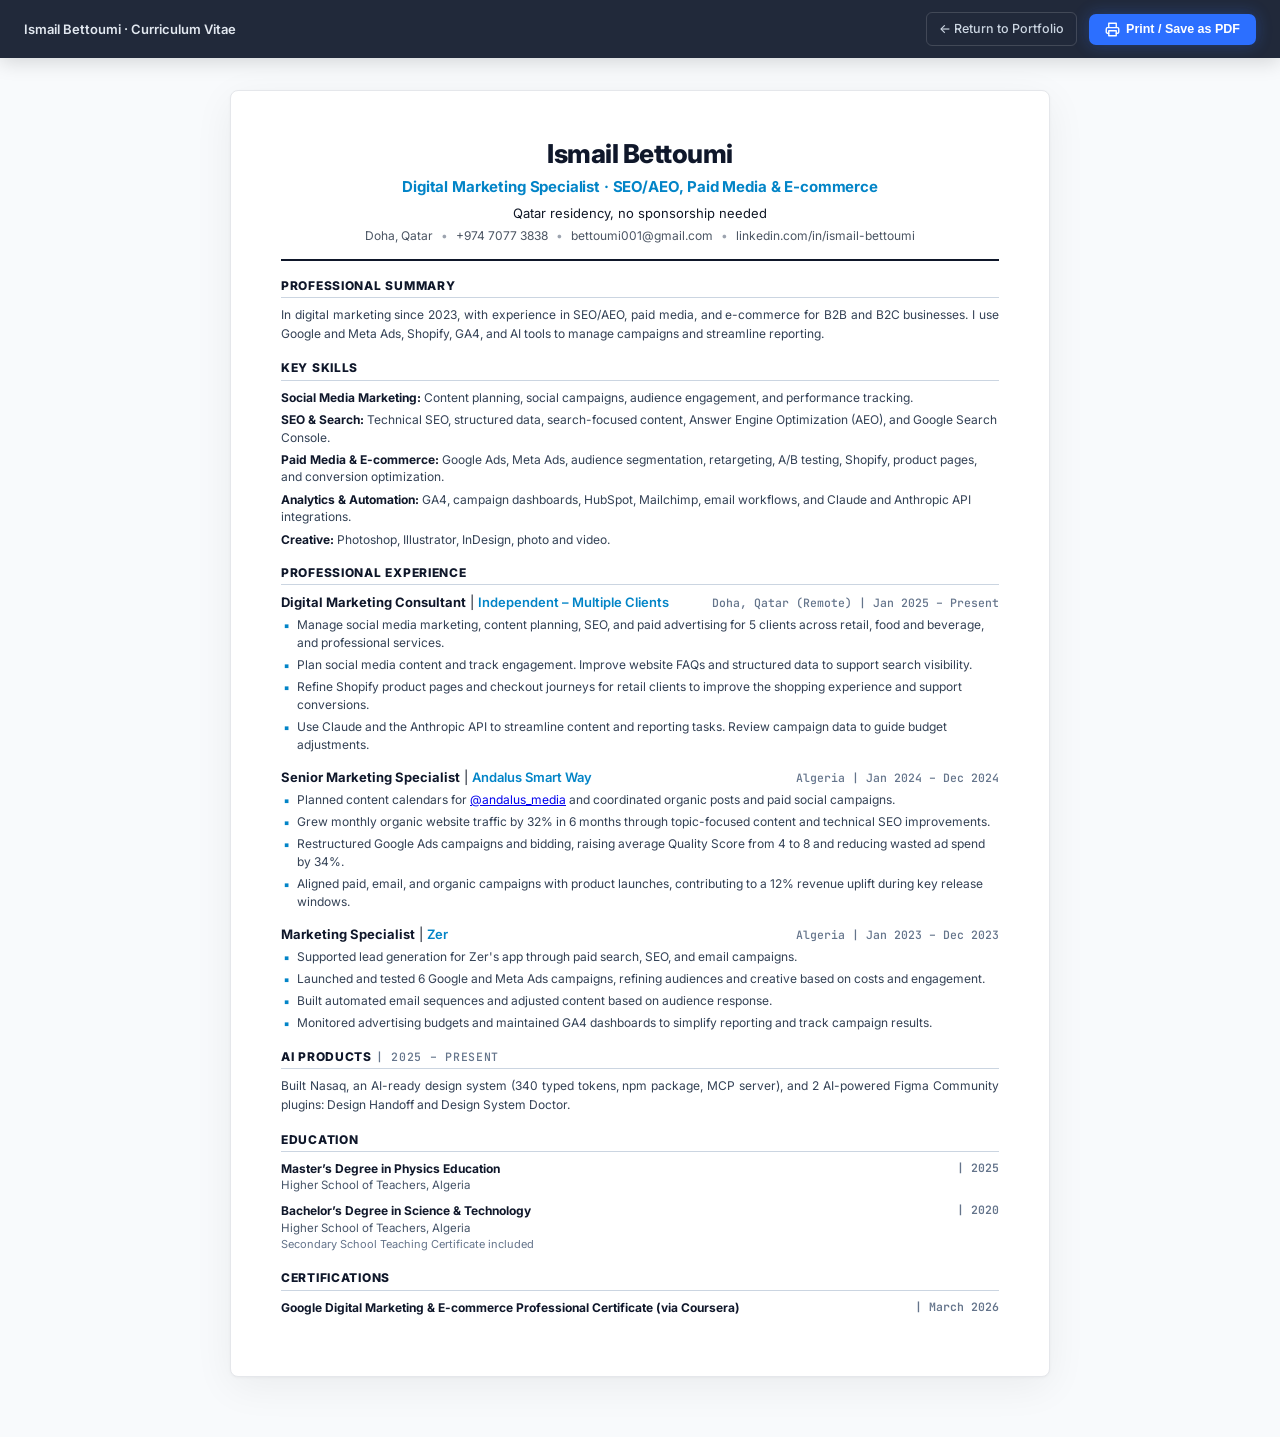
<file: cv.html>
<!doctype html>
<html lang="en">
  <head>
    <!-- Google tag (gtag.js) -->
    <script async src="https://www.googletagmanager.com/gtag/js?id=G-XKB6MQM0TL"></script>
    <script>
      window.dataLayer = window.dataLayer || [];
      function gtag(){dataLayer.push(arguments);}
      gtag('js', new Date());

      gtag('config', 'G-XKB6MQM0TL');
    </script>
    <meta charset="UTF-8" />
    <meta name="viewport" content="width=device-width, initial-scale=1.0" />
    <title>Ismail Bettoumi — Resume / Curriculum Vitae</title>
    <meta name="description" content="Resume of Ismail Bettoumi, specializing in AI-assisted growth marketing, SEO/AEO, paid media, and e-commerce in Doha." />
    <link rel="icon" href="/favicon.svg" />
    <link rel="preconnect" href="https://fonts.googleapis.com">
    <link rel="preconnect" href="https://fonts.gstatic.com" crossorigin>
    <link href="https://fonts.googleapis.com/css2?family=Inter:wght@400;500;600;700;800&family=JetBrains+Mono:wght@400;500;600&display=swap" rel="stylesheet">
    <style>
      :root {
        --text-primary: #111827;
        --text-secondary: #374151;
        --text-muted: #4b5563;
        --accent: #0284c7;
        --border-color: #e5e7eb;
        --bg-page: #f8fafc;
        --bg-card: #ffffff;
      }

      * {
        box-sizing: border-box;
        margin: 0;
        padding: 0;
      }

      body {
        font-family: 'Inter', -apple-system, BlinkMacSystemFont, sans-serif;
        color: var(--text-primary);
        background: var(--bg-page);
        line-height: 1.45;
        font-size: 13px;
        -webkit-font-smoothing: antialiased;
      }

      /* Top Action Bar (Hidden on Print) */
      .cv-bar {
        position: sticky;
        top: 0;
        z-index: 50;
        background: rgba(15, 23, 42, 0.92);
        backdrop-filter: blur(10px);
        color: #fff;
        padding: 12px 24px;
        display: flex;
        align-items: center;
        justify-content: space-between;
        box-shadow: 0 4px 20px rgba(0, 0, 0, 0.15);
      }

      .cv-bar-brand {
        display: flex;
        align-items: center;
        gap: 10px;
        font-size: 13px;
        font-weight: 600;
        color: #e2e8f0;
      }

      .cv-bar-actions {
        display: flex;
        align-items: center;
        gap: 12px;
      }

      .btn-print {
        background: #2c6fff;
        color: #ffffff;
        border: none;
        padding: 8px 16px;
        border-radius: 7px;
        font-weight: 700;
        font-size: 12.5px;
        cursor: pointer;
        display: inline-flex;
        align-items: center;
        gap: 6px;
        box-shadow: 0 0 16px rgba(44, 111, 255, 0.3);
        transition: all 0.2s ease;
      }

      .btn-print:hover {
        background: #3b7bff;
        transform: translateY(-1px);
        box-shadow: 0 0 24px rgba(44, 111, 255, 0.45);
      }

      .btn-back {
        color: #cbd5e1;
        text-decoration: none;
        font-size: 12.5px;
        font-weight: 500;
        padding: 7px 12px;
        border-radius: 6px;
        border: 1px solid rgba(255, 255, 255, 0.15);
        transition: all 0.2s ease;
      }

      .btn-back:hover {
        background: rgba(255, 255, 255, 0.1);
        color: #fff;
      }

      /* Resume Paper Container */
      .cv-container {
        max-width: 820px;
        margin: 32px auto 60px;
        background: var(--bg-card);
        padding: 44px 50px;
        border-radius: 8px;
        box-shadow: 0 10px 40px rgba(0, 0, 0, 0.06), 0 1px 3px rgba(0, 0, 0, 0.04);
        border: 1px solid var(--border-color);
      }

      /* Header */
      .cv-header {
        text-align: center;
        border-bottom: 2px solid #0f172a;
        padding-bottom: 14px;
        margin-bottom: 16px;
      }

      .cv-name {
        font-size: 26px;
        font-weight: 800;
        letter-spacing: -0.02em;
        color: #0f172a;
        margin-bottom: 3px;
      }

      .cv-role {
        font-size: 15px;
        font-weight: 700;
        color: #0284c7;
        letter-spacing: -0.01em;
        margin-bottom: 6px;
      }

      .cv-contact-line {
        font-size: 12px;
        color: #4b5563;
        display: flex;
        align-items: center;
        justify-content: center;
        flex-wrap: wrap;
        gap: 8px;
      }

      .cv-contact-line a {
        color: inherit;
        text-decoration: none;
      }

      .cv-contact-line a:hover {
        color: #0284c7;
        text-decoration: underline;
      }

      .cv-bullet-sep {
        color: #9ca3af;
      }

      /* Section */
      .cv-section {
        margin-bottom: 16px;
      }

      .cv-sec-title {
        font-size: 12px;
        font-weight: 800;
        text-transform: uppercase;
        letter-spacing: 0.06em;
        color: #0f172a;
        border-bottom: 1px solid #cbd5e1;
        padding-bottom: 3px;
        margin-bottom: 8px;
      }

      /* Professional Summary */
      .cv-summary {
        font-size: 12px;
        line-height: 1.55;
        color: #334155;
        text-align: justify;
      }

      /* Skills */
      .skills-list {
        display: flex;
        flex-direction: column;
        gap: 5px;
        font-size: 12px;
      }

      .skill-item {
        line-height: 1.45;
        color: #334155;
      }

      .skill-label {
        font-weight: 700;
        color: #0f172a;
      }

      /* Experience Entries */
      .exp-item {
        margin-bottom: 14px;
      }

      .exp-item:last-child {
        margin-bottom: 0;
      }

      .exp-header {
        display: flex;
        justify-content: space-between;
        align-items: baseline;
        margin-bottom: 4px;
      }

      .exp-title {
        font-size: 13px;
        font-weight: 700;
        color: #0f172a;
      }

      .exp-company {
        font-weight: 600;
        color: #0284c7;
      }

      .exp-meta {
        font-size: 11.5px;
        color: #64748b;
        font-family: 'JetBrains Mono', monospace;
        font-weight: 500;
      }

      .exp-bullets {
        list-style: none;
        padding-left: 0;
      }

      .exp-bullets li {
        position: relative;
        padding-left: 16px;
        margin-bottom: 4px;
        font-size: 12px;
        line-height: 1.5;
        color: #334155;
      }

      .exp-bullets li::before {
        content: "▪";
        position: absolute;
        left: 2px;
        top: 0px;
        color: #0284c7;
        font-size: 13px;
      }

      .exp-bullets strong {
        color: #0f172a;
        font-weight: 600;
      }

      .edu-item, .cert-item {
        margin-bottom: 8px;
        font-size: 12px;
        line-height: 1.45;
      }

      .edu-degree, .cert-title {
        font-weight: 700;
        color: #0f172a;
        display: flex;
        justify-content: space-between;
      }

      .edu-school {
        color: #475569;
        font-size: 11.5px;
      }

      .edu-year, .cert-date {
        font-family: 'JetBrains Mono', monospace;
        font-weight: 600;
        color: #64748b;
        font-size: 11.5px;
      }

      .edu-extra {
        font-size: 11px;
        color: #64748b;
        margin-top: 1px;
      }

      /* Print Optimizations */
      @media print {
        @page {
          margin: 11mm 13mm;
          size: letter portrait;
        }

        body {
          background: #fff;
          font-family: Arial, sans-serif;
          font-size: 13px;
          line-height: 1.35;
          -webkit-print-color-adjust: exact;
          print-color-adjust: exact;
        }

        .cv-bar {
          display: none !important;
        }

        .cv-container {
          max-width: 100%;
          margin: 0;
          padding: 0;
          border: none;
          box-shadow: none;
          border-radius: 0;
        }

        .cv-header {
          padding-bottom: 5px;
          margin-bottom: 8px;
          border-bottom-width: 1.5px;
        }

        .cv-name {
          font-size: 26px;
          margin-bottom: 2px;
        }

        .cv-role {
          font-size: 12px;
          margin-bottom: 4px;
        }

        .cv-contact-line {
          font-size: 11.5px;
          gap: 6px;
        }

        .cv-section {
          margin-bottom: 10px;
        }

        .cv-sec-title {
          font-size: 11.5px;
          margin-bottom: 4px;
          padding-bottom: 2px;
        }

        .cv-summary {
          font-size: 12.5px;
          line-height: 1.38;
        }

        .skills-list {
          gap: 3px;
          font-size: 12.5px;
        }

        .skill-item {
          line-height: 1.32;
        }

        .exp-item {
          margin-bottom: 6px;
        }

        .exp-header {
          margin-bottom: 2px;
        }

        .exp-title {
          font-size: 13px;
        }

        .exp-company {
          font-size: 13px;
        }

        .exp-meta {
          font-size: 11px;
          font-family: Arial, sans-serif;
        }

        .exp-bullets li {
          margin-bottom: 2px;
          font-size: 12px;
          line-height: 1.32;
          padding-left: 13px;
        }

        .exp-bullets li::before {
          font-size: 11px;
        }

        .edu-item, .cert-item {
          margin-bottom: 4px;
          font-size: 12px;
          line-height: 1.32;
        }

        .edu-degree, .cert-title {
          font-size: 12.5px;
        }

        .edu-school, .edu-year, .cert-date {
          font-size: 11.5px;
        }

        .edu-extra {
          font-size: 11px;
        }
      }

      @media (max-width: 640px) {
        .cv-container {
          margin: 16px 12px 40px;
          padding: 24px 20px;
        }

        .exp-header {
          flex-direction: column;
          align-items: flex-start;
          gap: 2px;
        }
      }
      .cv-residency { font-size: 13px; margin: 0 0 5px; }
      @media print { .cv-residency { font-size: 10px; } }
    </style>
  </head>
  <body>
    <!-- Top Action Toolbar -->
    <div class="cv-bar">
      <div class="cv-bar-brand">
        <span>Ismail Bettoumi · Curriculum Vitae</span>
      </div>
      <div class="cv-bar-actions">
        <a class="btn-back" href="/">← Return to Portfolio</a>
        <button class="btn-print" onclick="window.print()">
          <svg width="15" height="15" viewBox="0 0 24 24" fill="none" stroke="currentColor" stroke-width="2.2" stroke-linecap="round" stroke-linejoin="round"><path d="M6 9V2h12v7M6 18H4a2 2 0 0 1-2-2v-5a2 2 0 0 1 2-2h16a2 2 0 0 1 2 2v5a2 2 0 0 1-2 2h-2"/><rect x="6" y="14" width="12" height="8"/></svg>
          <span>Print / Save as PDF</span>
        </button>
      </div>
    </div>

    <!-- Resume Document -->
    <main class="cv-container">
      <header class="cv-header">
        <h1 class="cv-name">Ismail Bettoumi</h1>
        <p class="cv-role">Digital Marketing Specialist · SEO/AEO, Paid Media &amp; E-commerce</p>
        <p class="cv-residency">Qatar residency, no sponsorship needed</p>
        <div class="cv-contact-line">
          <span>Doha, Qatar</span>
          <span class="cv-bullet-sep">•</span>
          <a href="tel:+97470773838">+974 7077 3838</a>
          <span class="cv-bullet-sep">•</span>
          <a href="mailto:bettoumi001@gmail.com">bettoumi001@gmail.com</a>
          <span class="cv-bullet-sep">•</span>
          <a href="https://www.linkedin.com/in/ismail-bettoumi/" target="_blank" rel="noopener noreferrer">linkedin.com/in/ismail-bettoumi</a>
        </div>
      </header>

      <!-- Professional Summary -->
      <section class="cv-section">
        <h2 class="cv-sec-title">Professional Summary</h2>
        <p class="cv-summary">
          In digital marketing since 2023, with experience in SEO/AEO, paid media, and e-commerce for B2B and B2C businesses. I use Google and Meta Ads, Shopify, GA4, and AI tools to manage campaigns and streamline reporting.
        </p>
      </section>

      <!-- Key Skills -->
      <section class="cv-section">
        <h2 class="cv-sec-title">Key Skills</h2>
        <div class="skills-list">
          <div class="skill-item"><span class="skill-label">Social Media Marketing:</span> Content planning, social campaigns, audience engagement, and performance tracking.</div>
          <div class="skill-item"><span class="skill-label">SEO &amp; Search:</span> Technical SEO, structured data, search-focused content, Answer Engine Optimization (AEO), and Google Search Console.</div>
          <div class="skill-item"><span class="skill-label">Paid Media &amp; E-commerce:</span> Google Ads, Meta Ads, audience segmentation, retargeting, A/B testing, Shopify, product pages, and conversion optimization.</div>
          <div class="skill-item"><span class="skill-label">Analytics &amp; Automation:</span> GA4, campaign dashboards, HubSpot, Mailchimp, email workflows, and Claude and Anthropic API integrations.</div>
          <div class="skill-item"><span class="skill-label">Creative:</span> Photoshop, Illustrator, InDesign, photo and video.</div>
        </div>
      </section>

      <!-- Professional Experience -->
      <section class="cv-section">
        <h2 class="cv-sec-title">Professional Experience</h2>

        <article class="exp-item">
          <div class="exp-header">
            <div><span class="exp-title">Digital Marketing Consultant</span> | <span class="exp-company">Independent – Multiple Clients</span></div>
            <span class="exp-meta">Doha, Qatar (Remote) | Jan 2025 – Present</span>
          </div>
          <ul class="exp-bullets">
            <li>Manage social media marketing, content planning, SEO, and paid advertising for 5 clients across retail, food and beverage, and professional services.</li>
            <li>Plan social media content and track engagement. Improve website FAQs and structured data to support search visibility.</li>
            <li>Refine Shopify product pages and checkout journeys for retail clients to improve the shopping experience and support conversions.</li>
            <li>Use Claude and the Anthropic API to streamline content and reporting tasks. Review campaign data to guide budget adjustments.</li>
          </ul>
        </article>
        <article class="exp-item">
          <div class="exp-header">
            <div><span class="exp-title">Senior Marketing Specialist</span> | <span class="exp-company">Andalus Smart Way</span></div>
            <span class="exp-meta">Algeria | Jan 2024 – Dec 2024</span>
          </div>
          <ul class="exp-bullets">
            <li>Planned content calendars for <a href="https://www.instagram.com/andalus_media/">@andalus_media</a> and coordinated organic posts and paid social campaigns.</li>
            <li>Grew monthly organic website traffic by 32% in 6 months through topic-focused content and technical SEO improvements.</li>
            <li>Restructured Google Ads campaigns and bidding, raising average Quality Score from 4 to 8 and reducing wasted ad spend by 34%.</li>
            <li>Aligned paid, email, and organic campaigns with product launches, contributing to a 12% revenue uplift during key release windows.</li>
          </ul>
        </article>
        <article class="exp-item">
          <div class="exp-header">
            <div><span class="exp-title">Marketing Specialist</span> | <span class="exp-company">Zer</span></div>
            <span class="exp-meta">Algeria | Jan 2023 – Dec 2023</span>
          </div>
          <ul class="exp-bullets">
            <li>Supported lead generation for Zer's app through paid search, SEO, and email campaigns.</li>
            <li>Launched and tested 6 Google and Meta Ads campaigns, refining audiences and creative based on costs and engagement.</li>
            <li>Built automated email sequences and adjusted content based on audience response.</li>
            <li>Monitored advertising budgets and maintained GA4 dashboards to simplify reporting and track campaign results.</li>
          </ul>
        </article>
      </section>

      <section class="cv-section">
        <h2 class="cv-sec-title">AI Products <span class="exp-meta">| 2025 – Present</span></h2>
        <p class="cv-summary">Built Nasaq, an AI-ready design system (340 typed tokens, npm package, MCP server), and 2 AI-powered Figma Community plugins: Design Handoff and Design System Doctor.</p>
      </section>

      <!-- Education & Certifications -->
      <section class="cv-section">
        <h2 class="cv-sec-title">Education</h2>
        <div class="edu-item">
          <div class="edu-degree">
            <span>Master’s Degree in Physics Education</span>
            <span class="edu-year">| 2025</span>
          </div>
          <div class="edu-school">Higher School of Teachers, Algeria</div>
        </div>
        <div class="edu-item">
          <div class="edu-degree">
            <span>Bachelor’s Degree in Science & Technology</span>
            <span class="edu-year">| 2020</span>
          </div>
          <div class="edu-school">Higher School of Teachers, Algeria</div>
          <div class="edu-extra">Secondary School Teaching Certificate included</div>
        </div>
      </section>

      <section class="cv-section">
        <h2 class="cv-sec-title">Certifications</h2>
        <div class="cert-item">
          <div class="cert-title">
            <span>Google Digital Marketing &amp; E-commerce Professional Certificate (via Coursera)</span>
            <span class="cert-date">| March 2026</span>
          </div>
        </div>
      </section>
    </main>
  </body>
</html>
</file>
